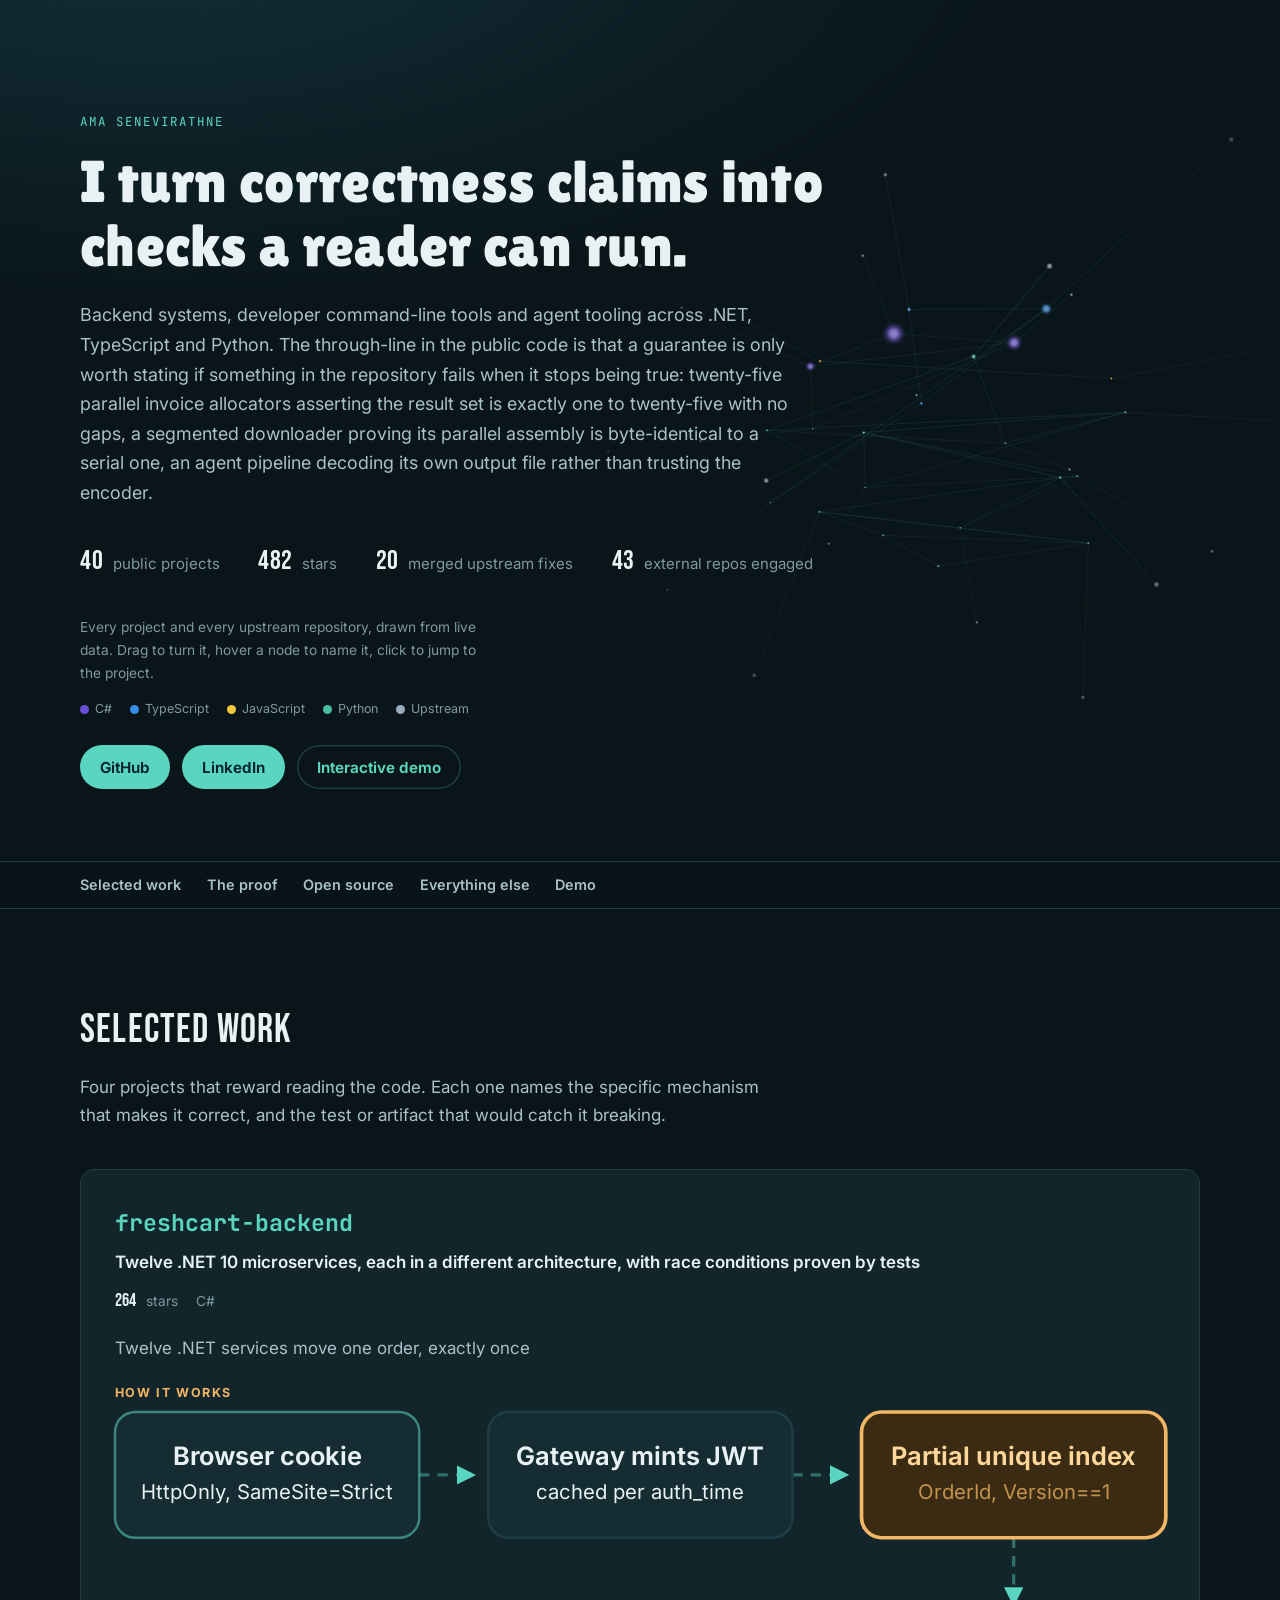
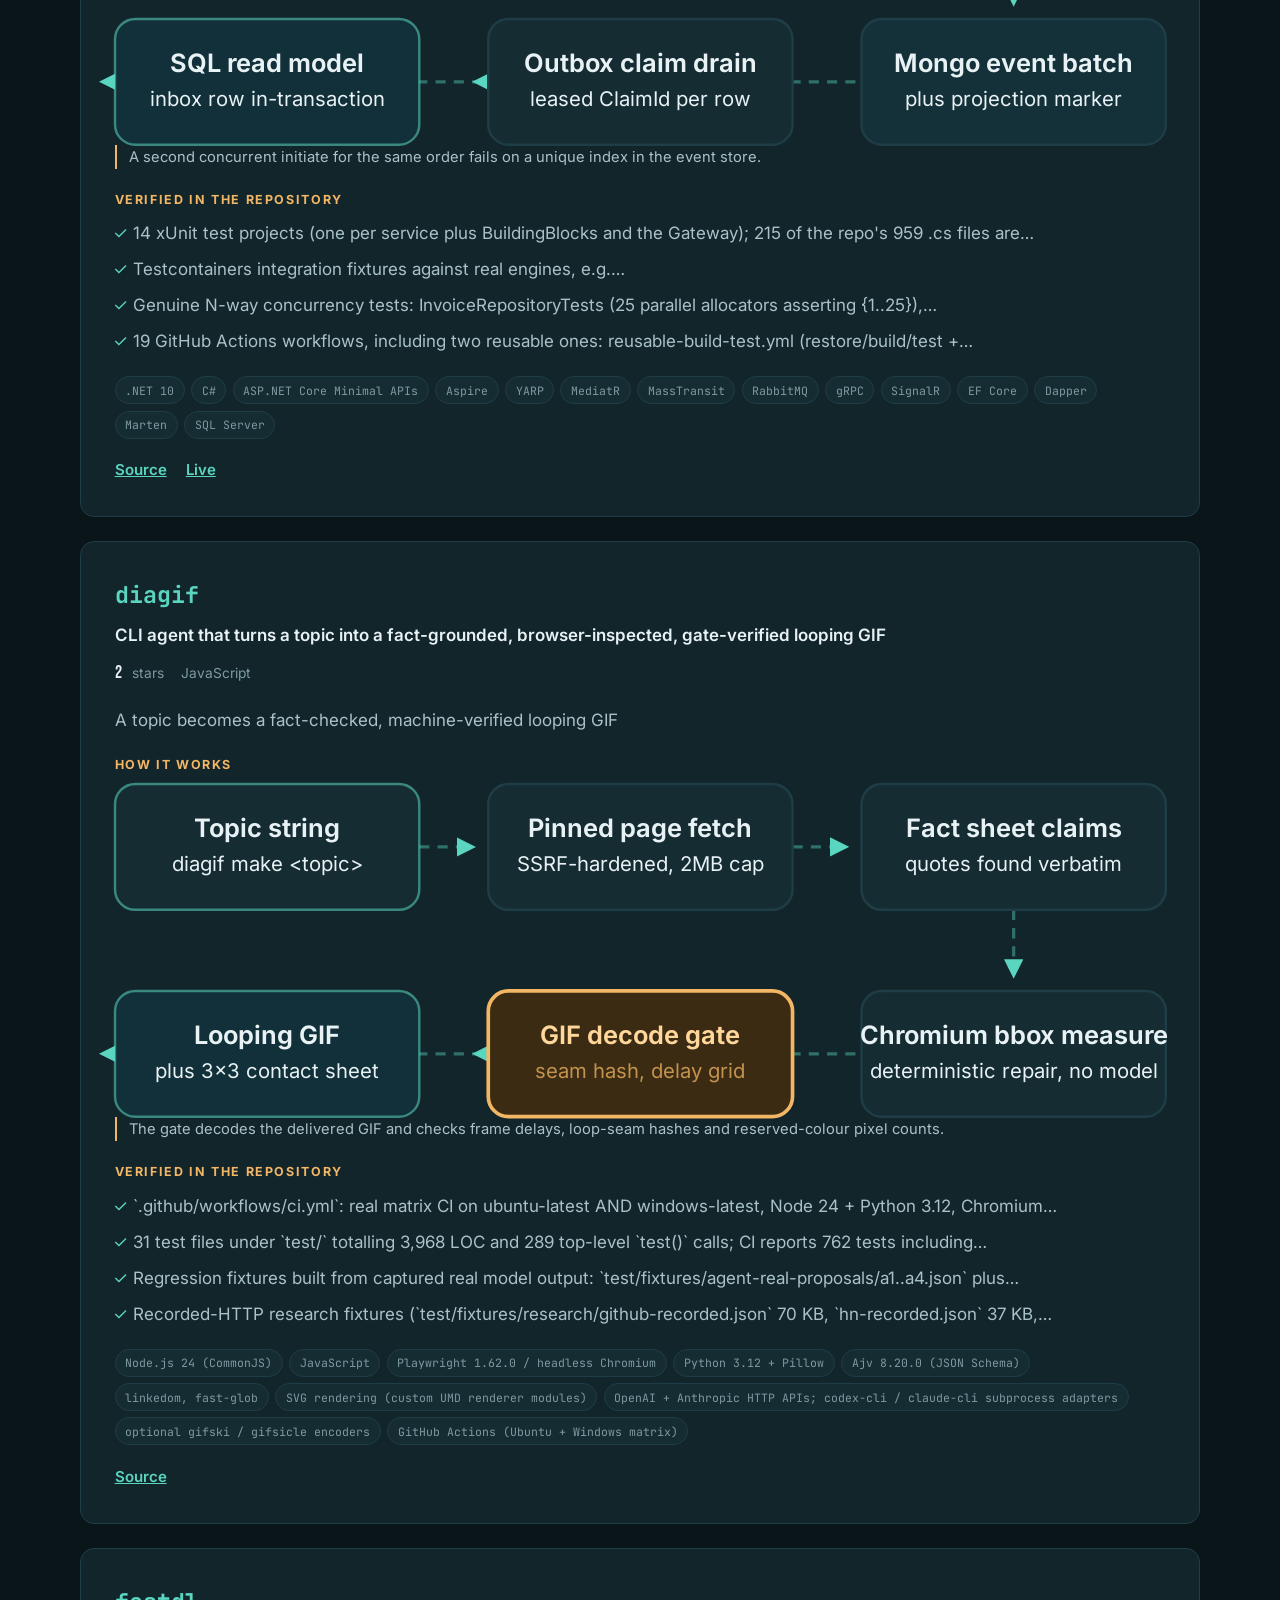
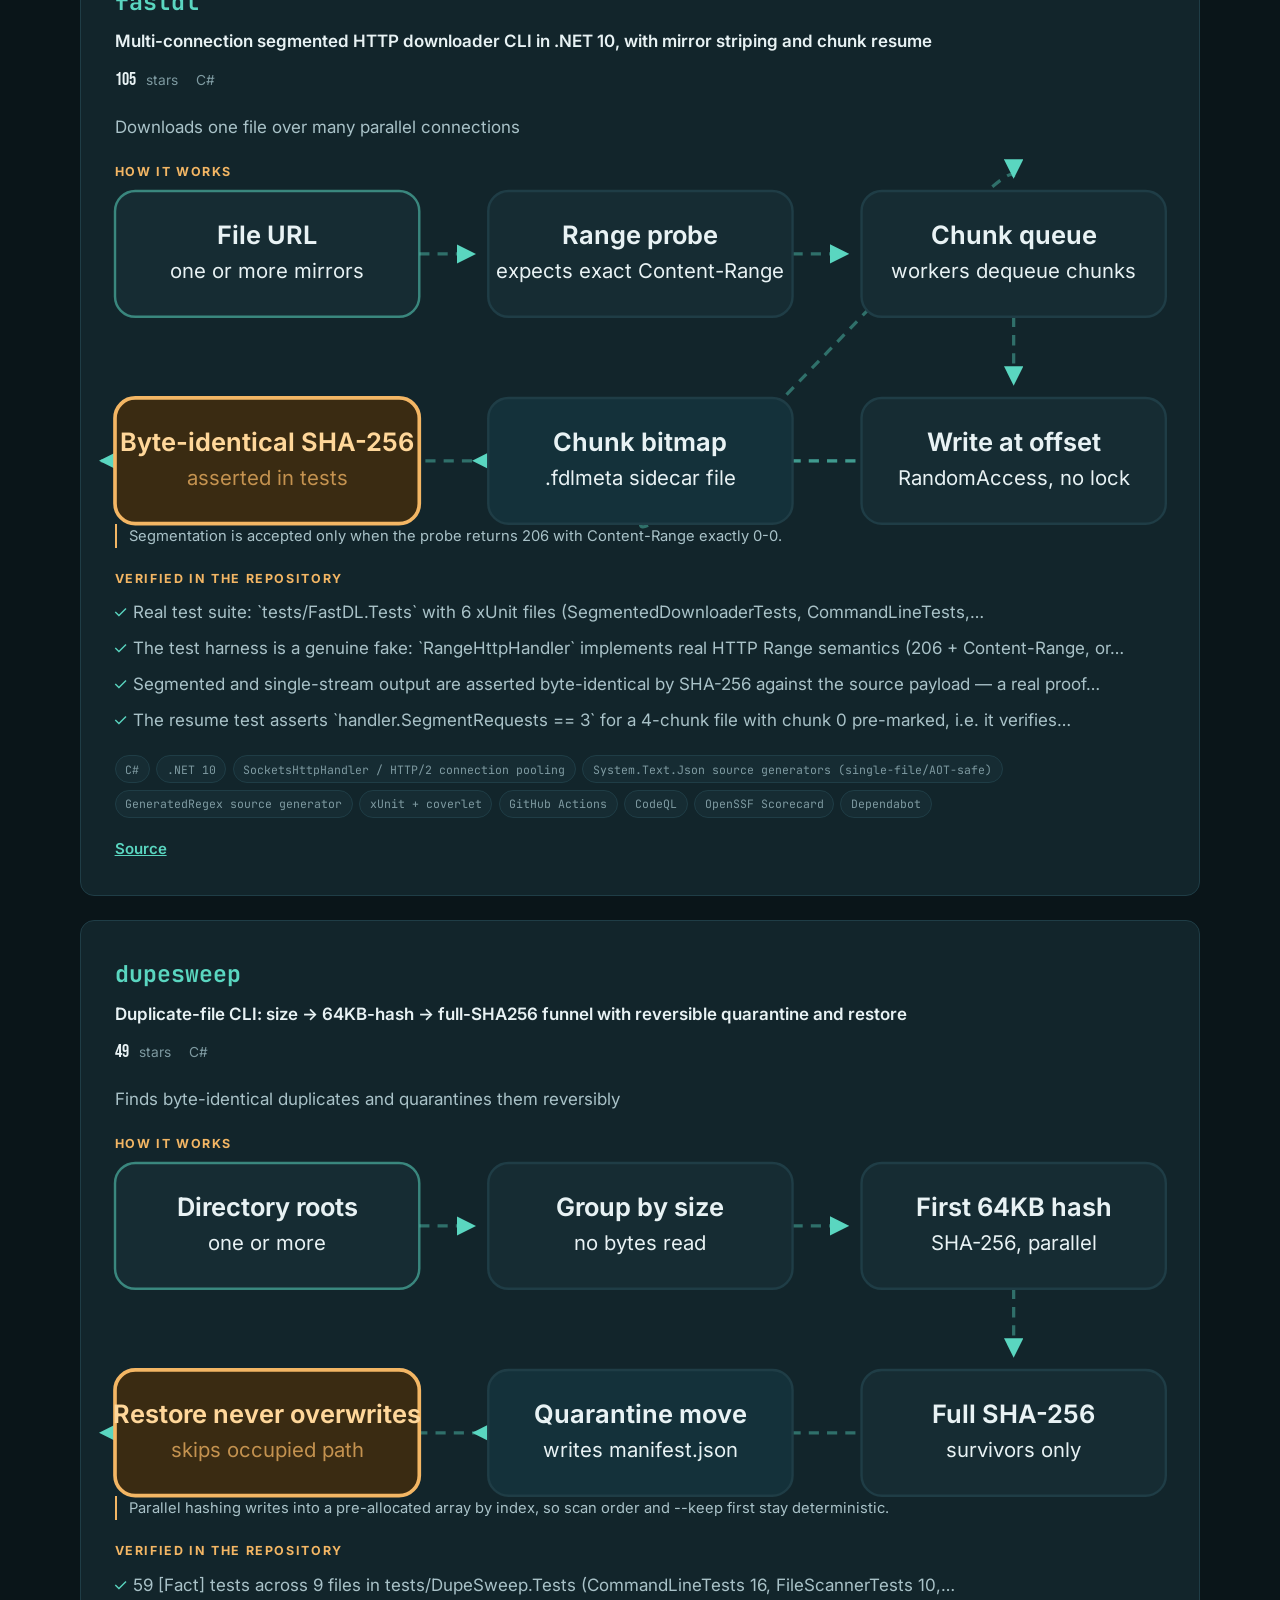
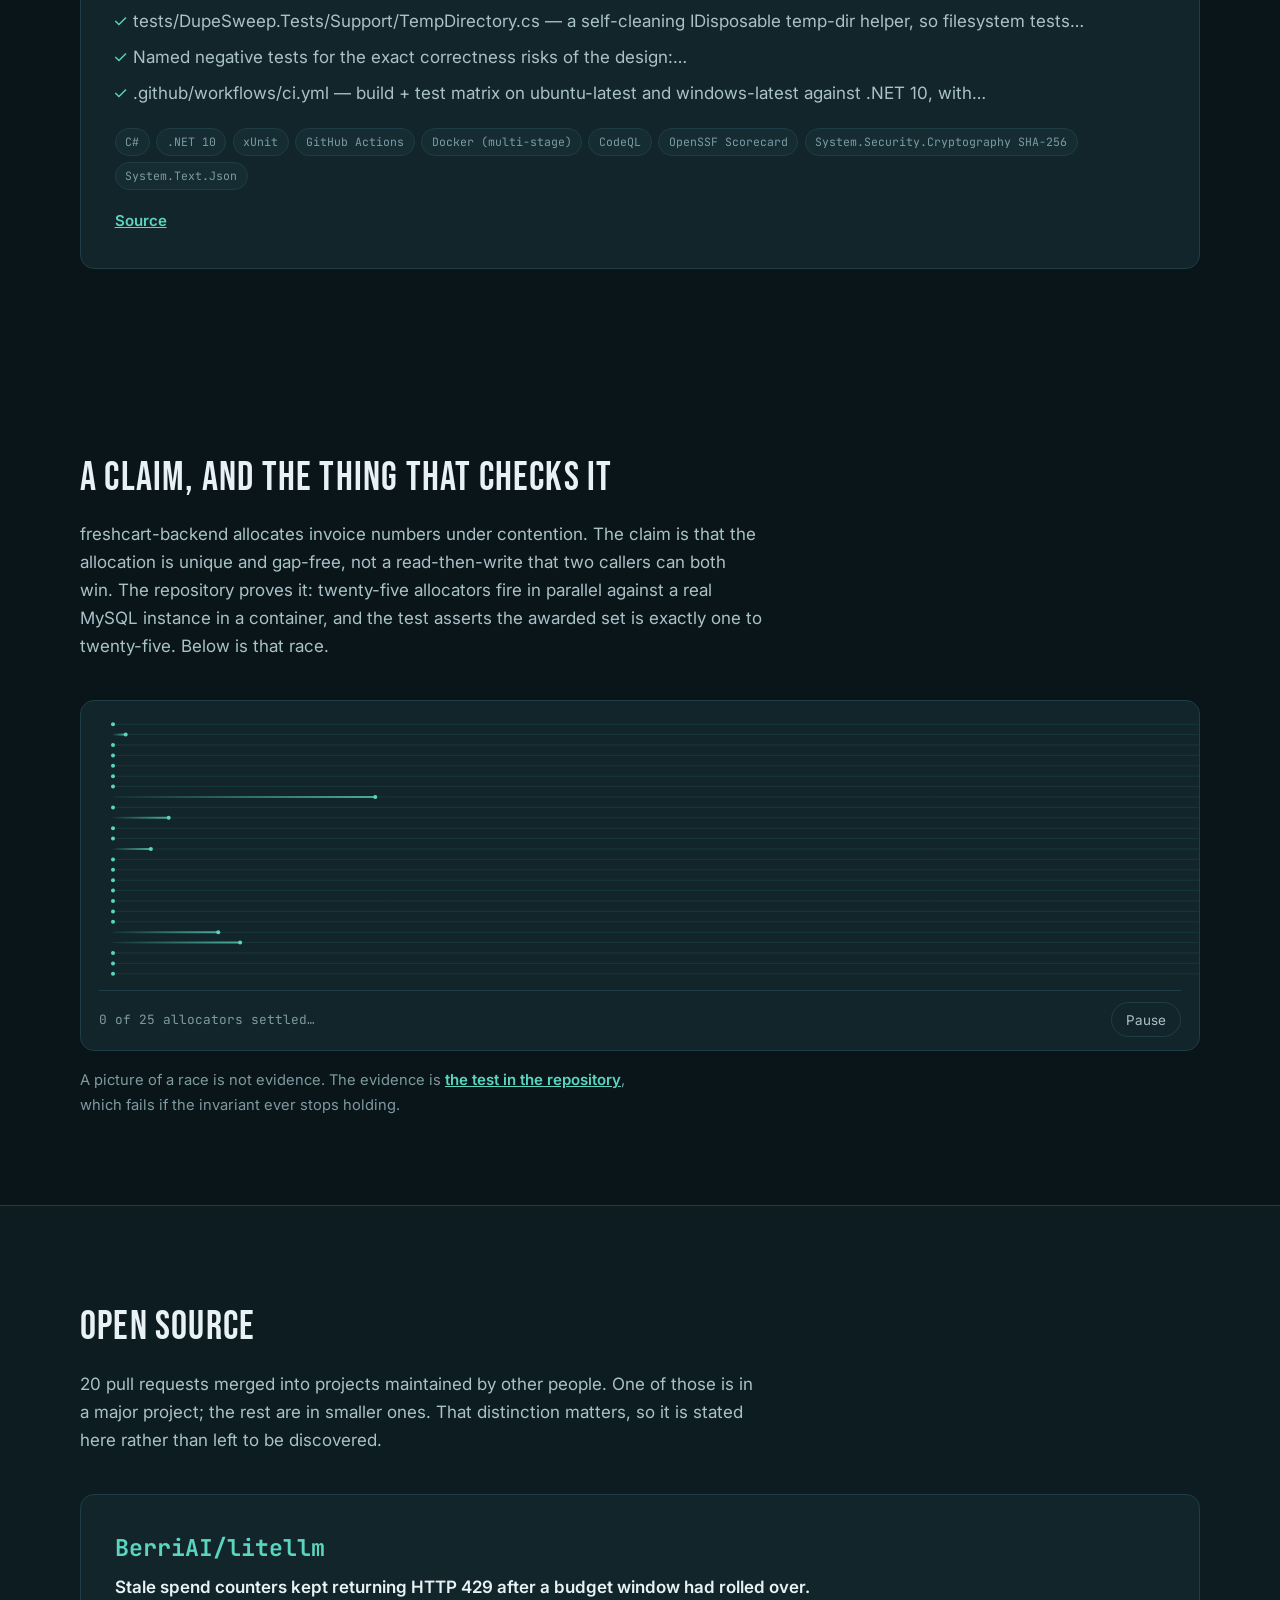
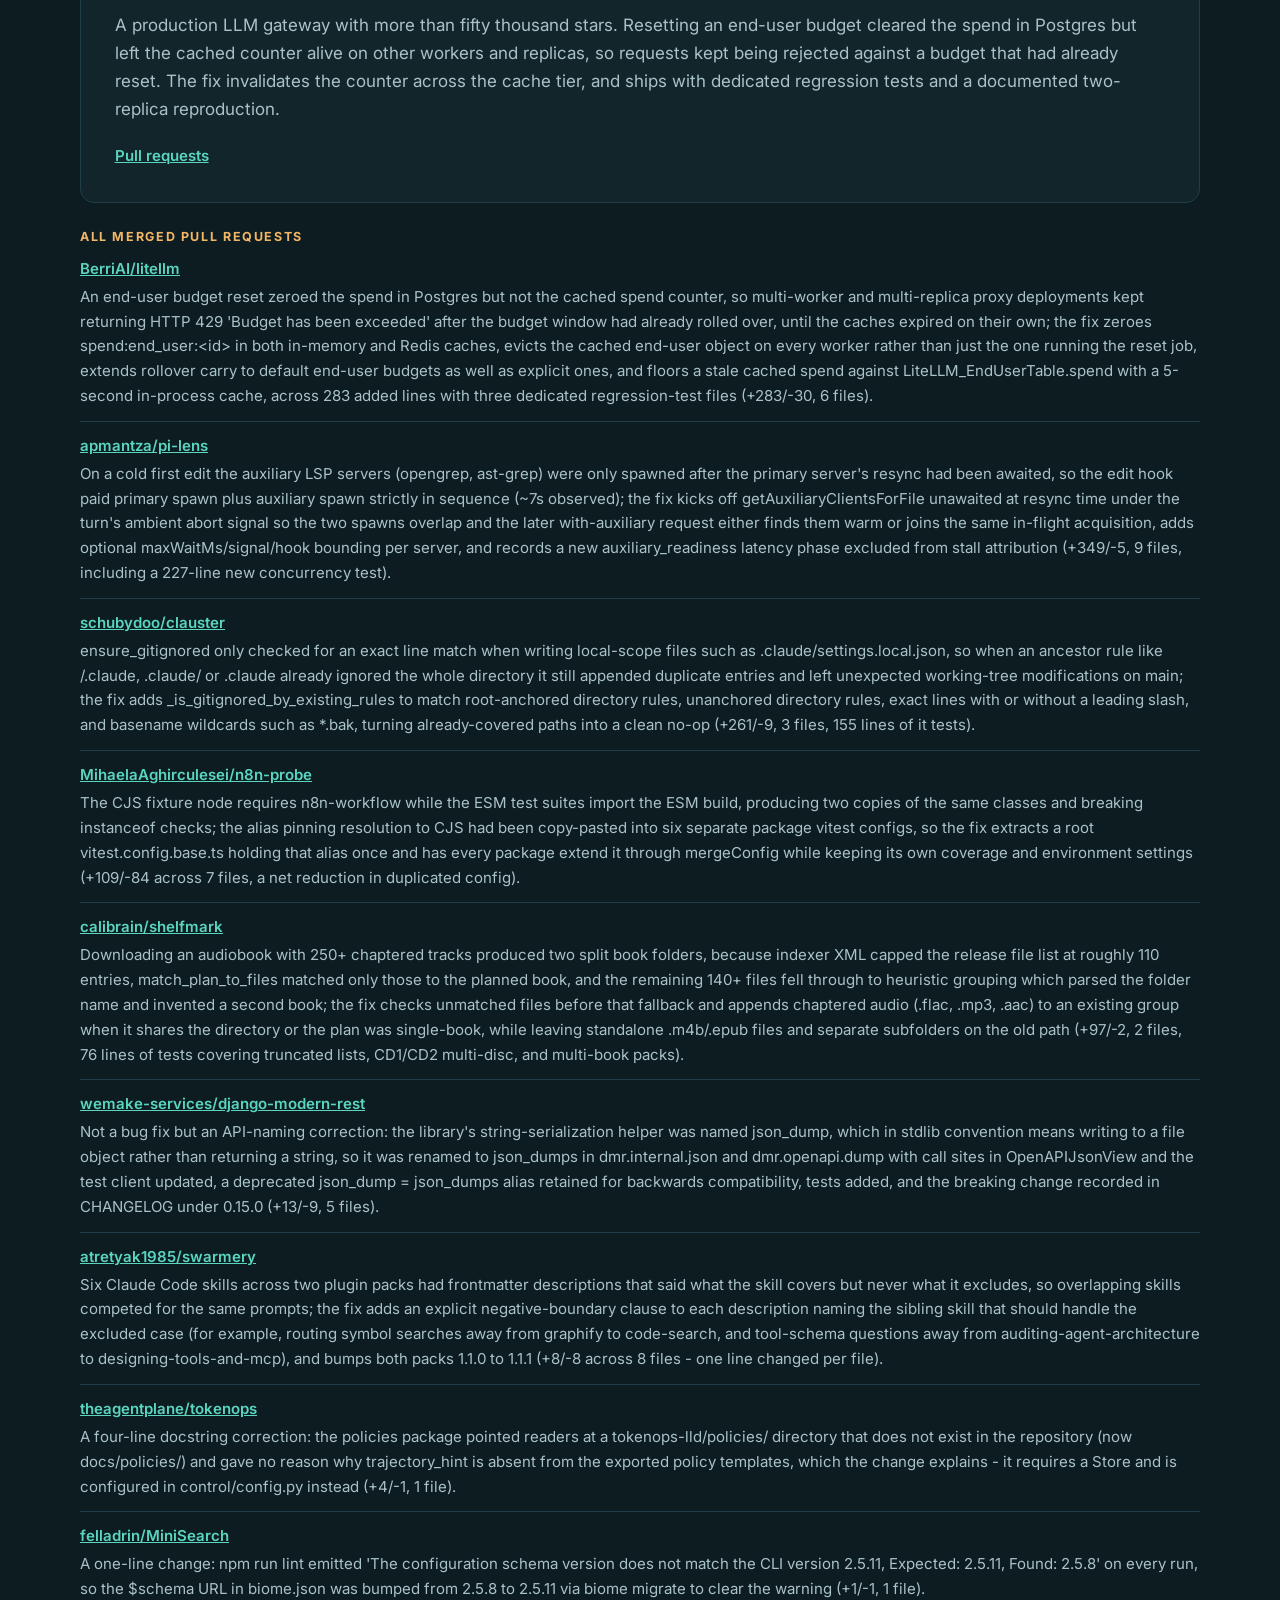
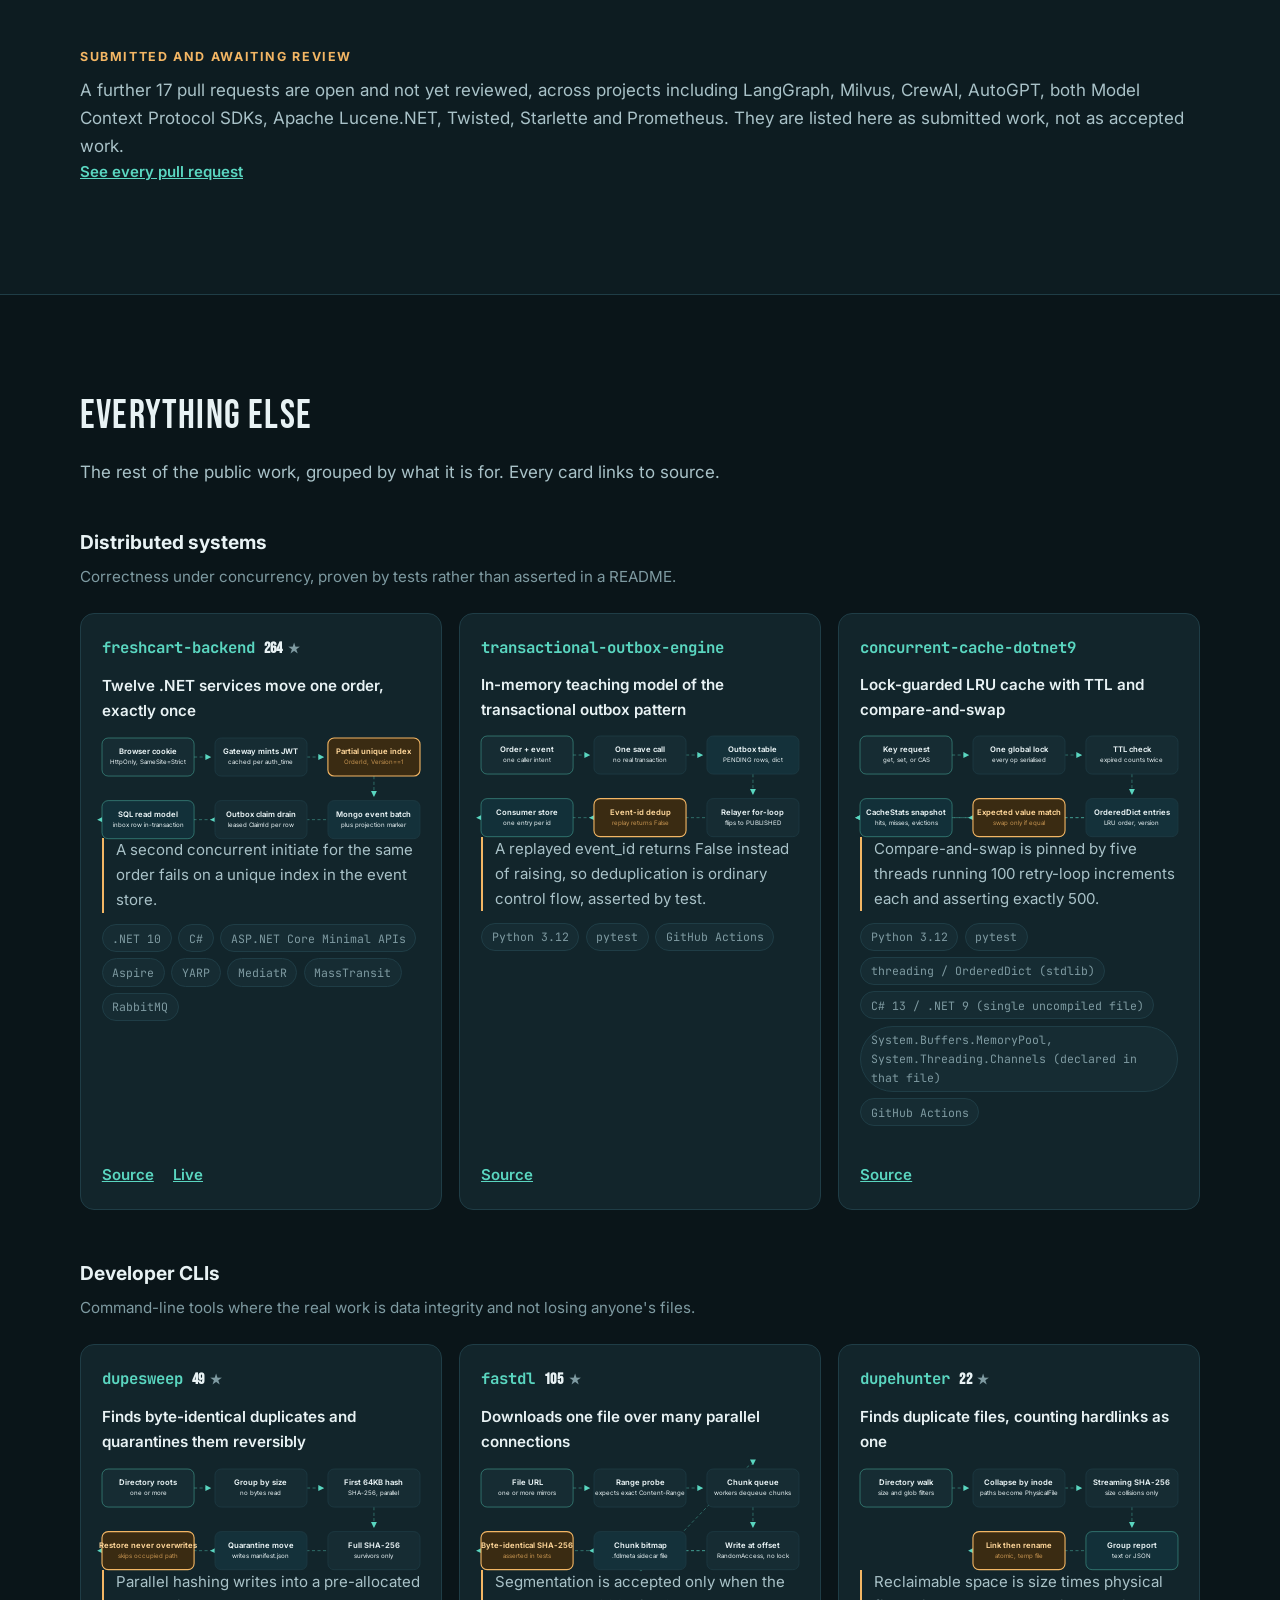
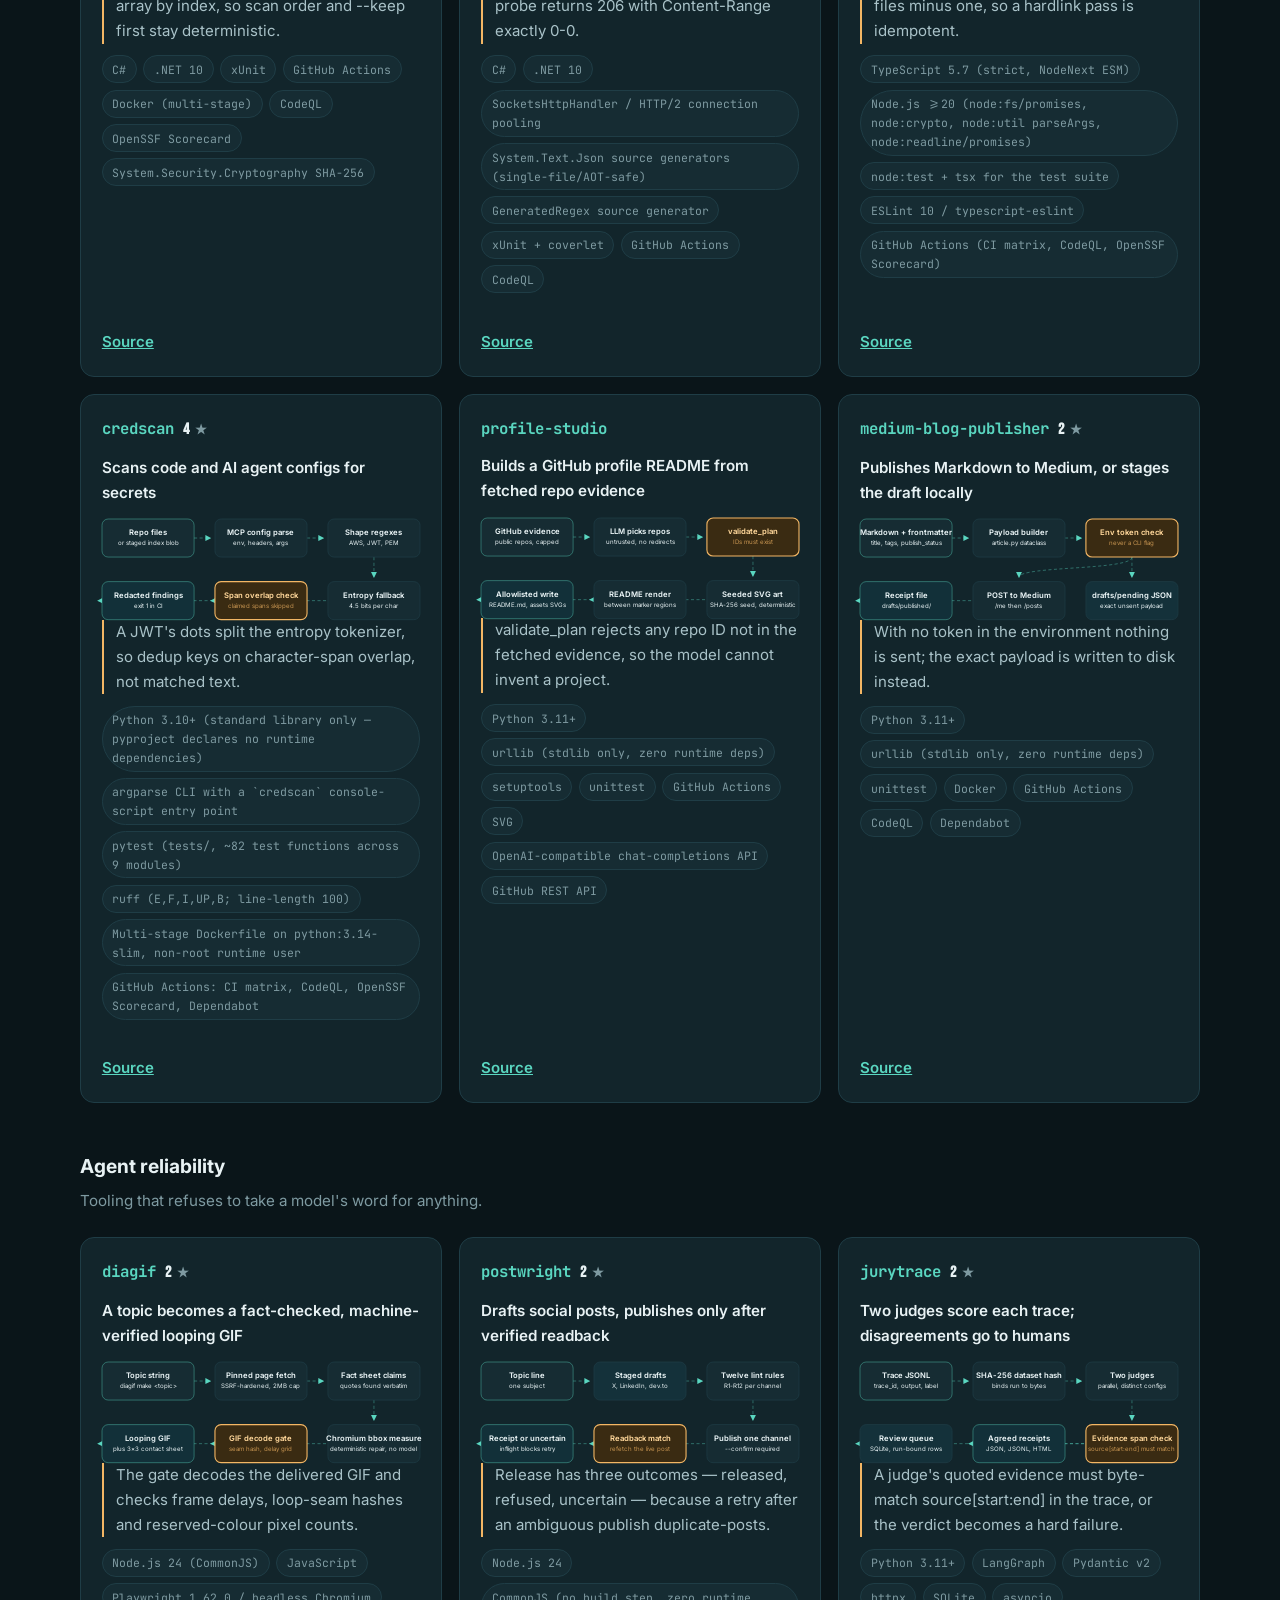
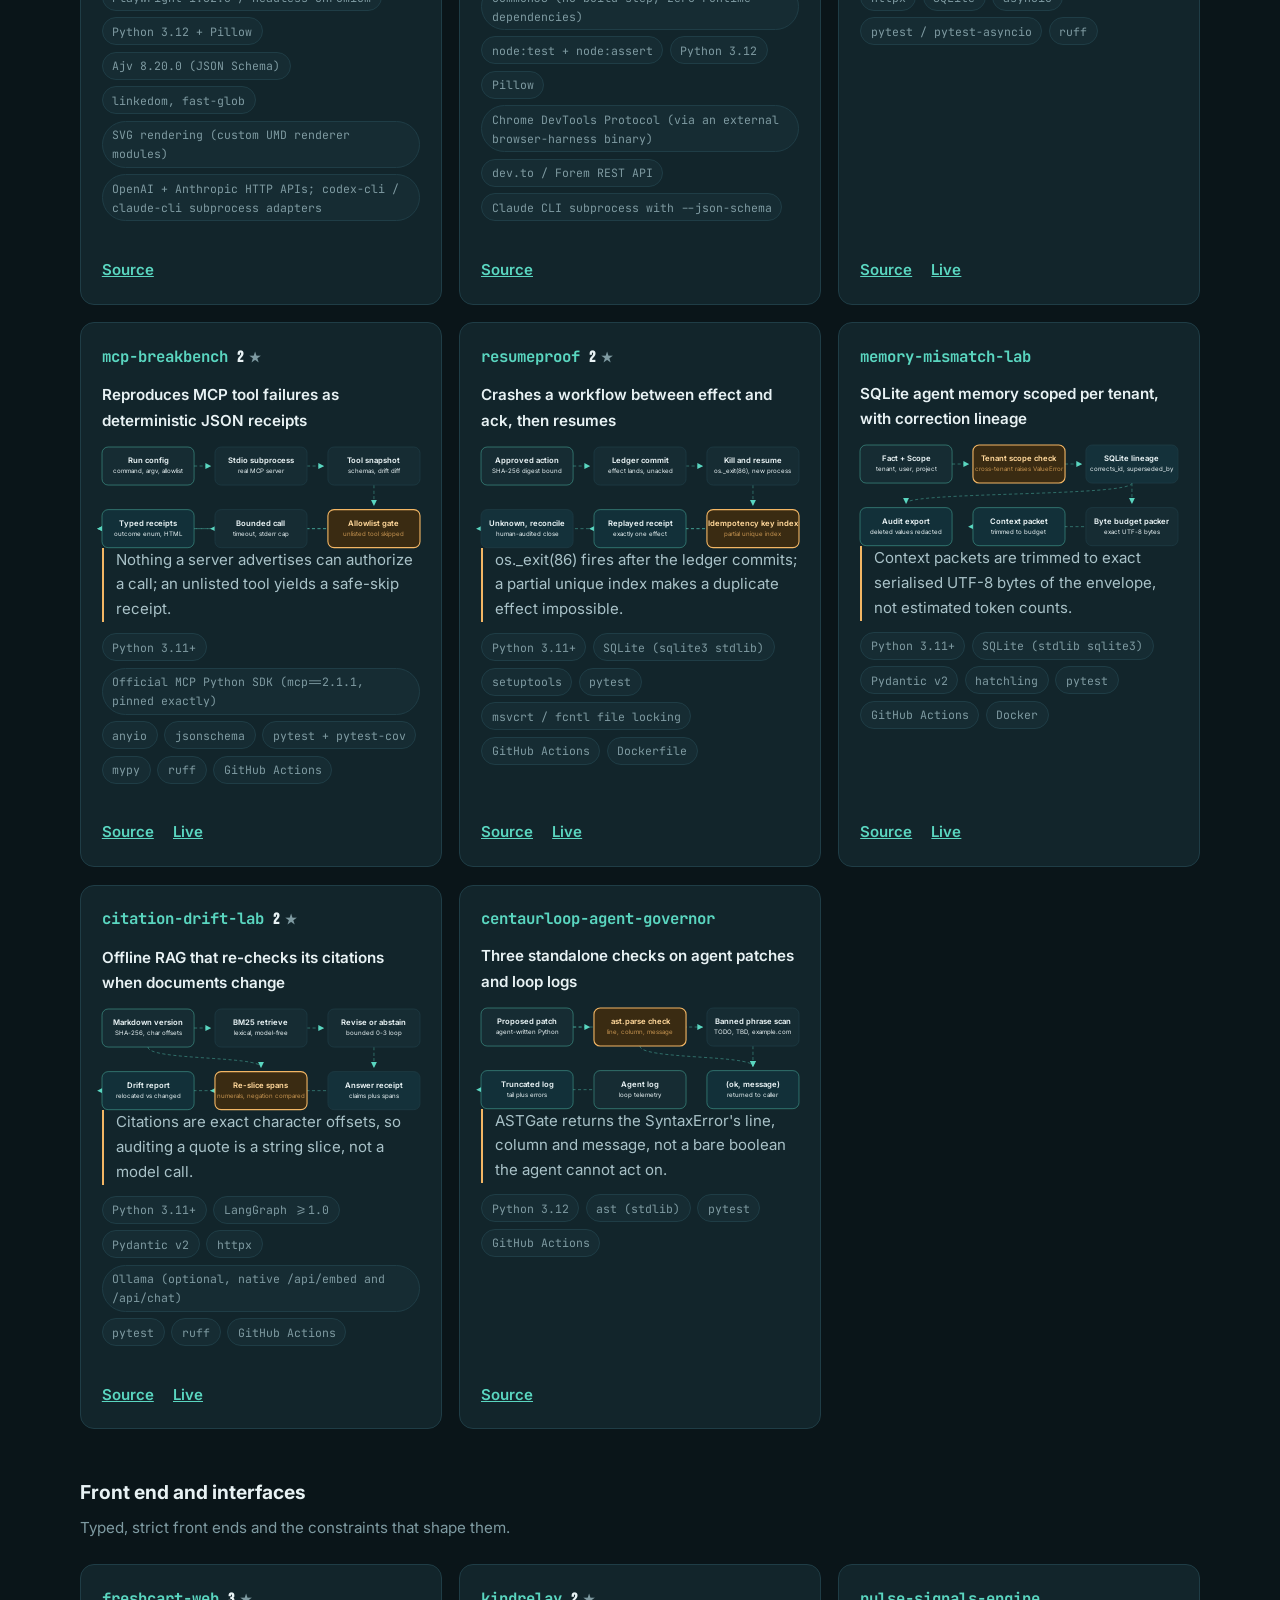
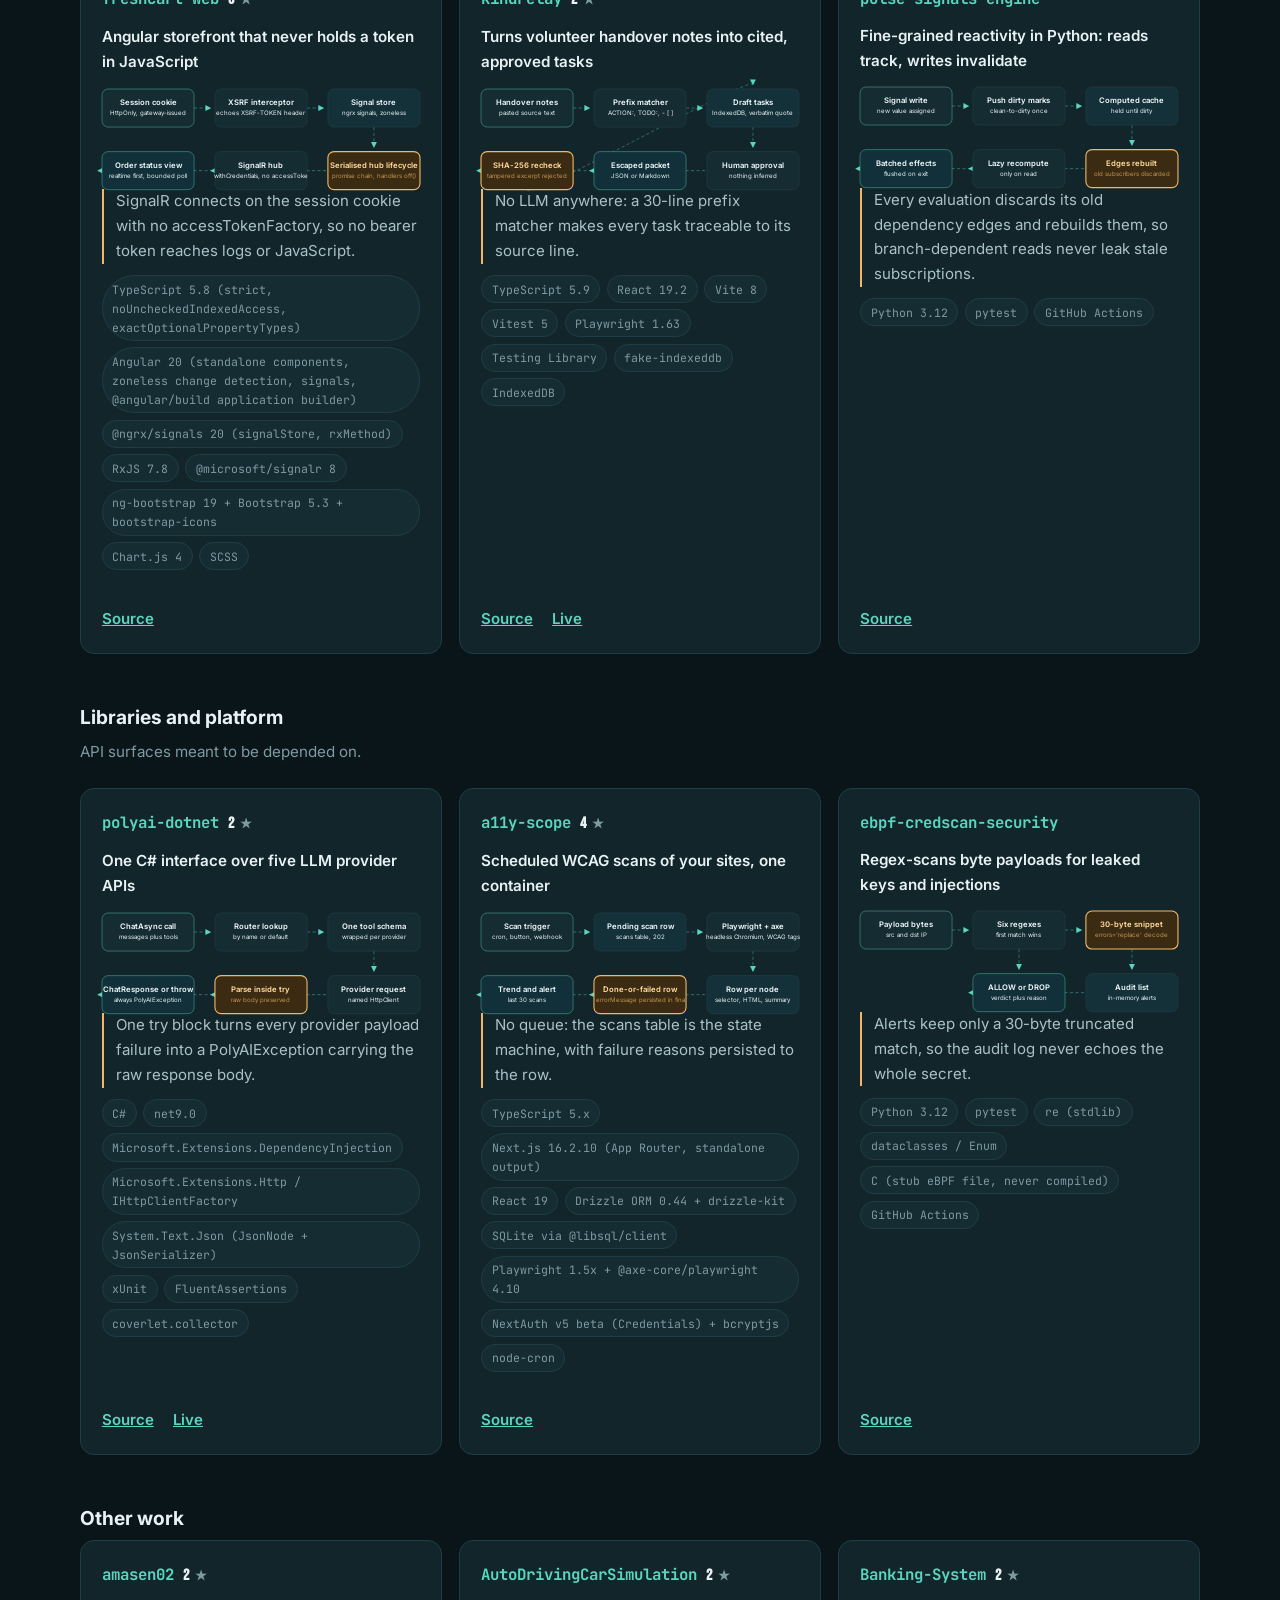
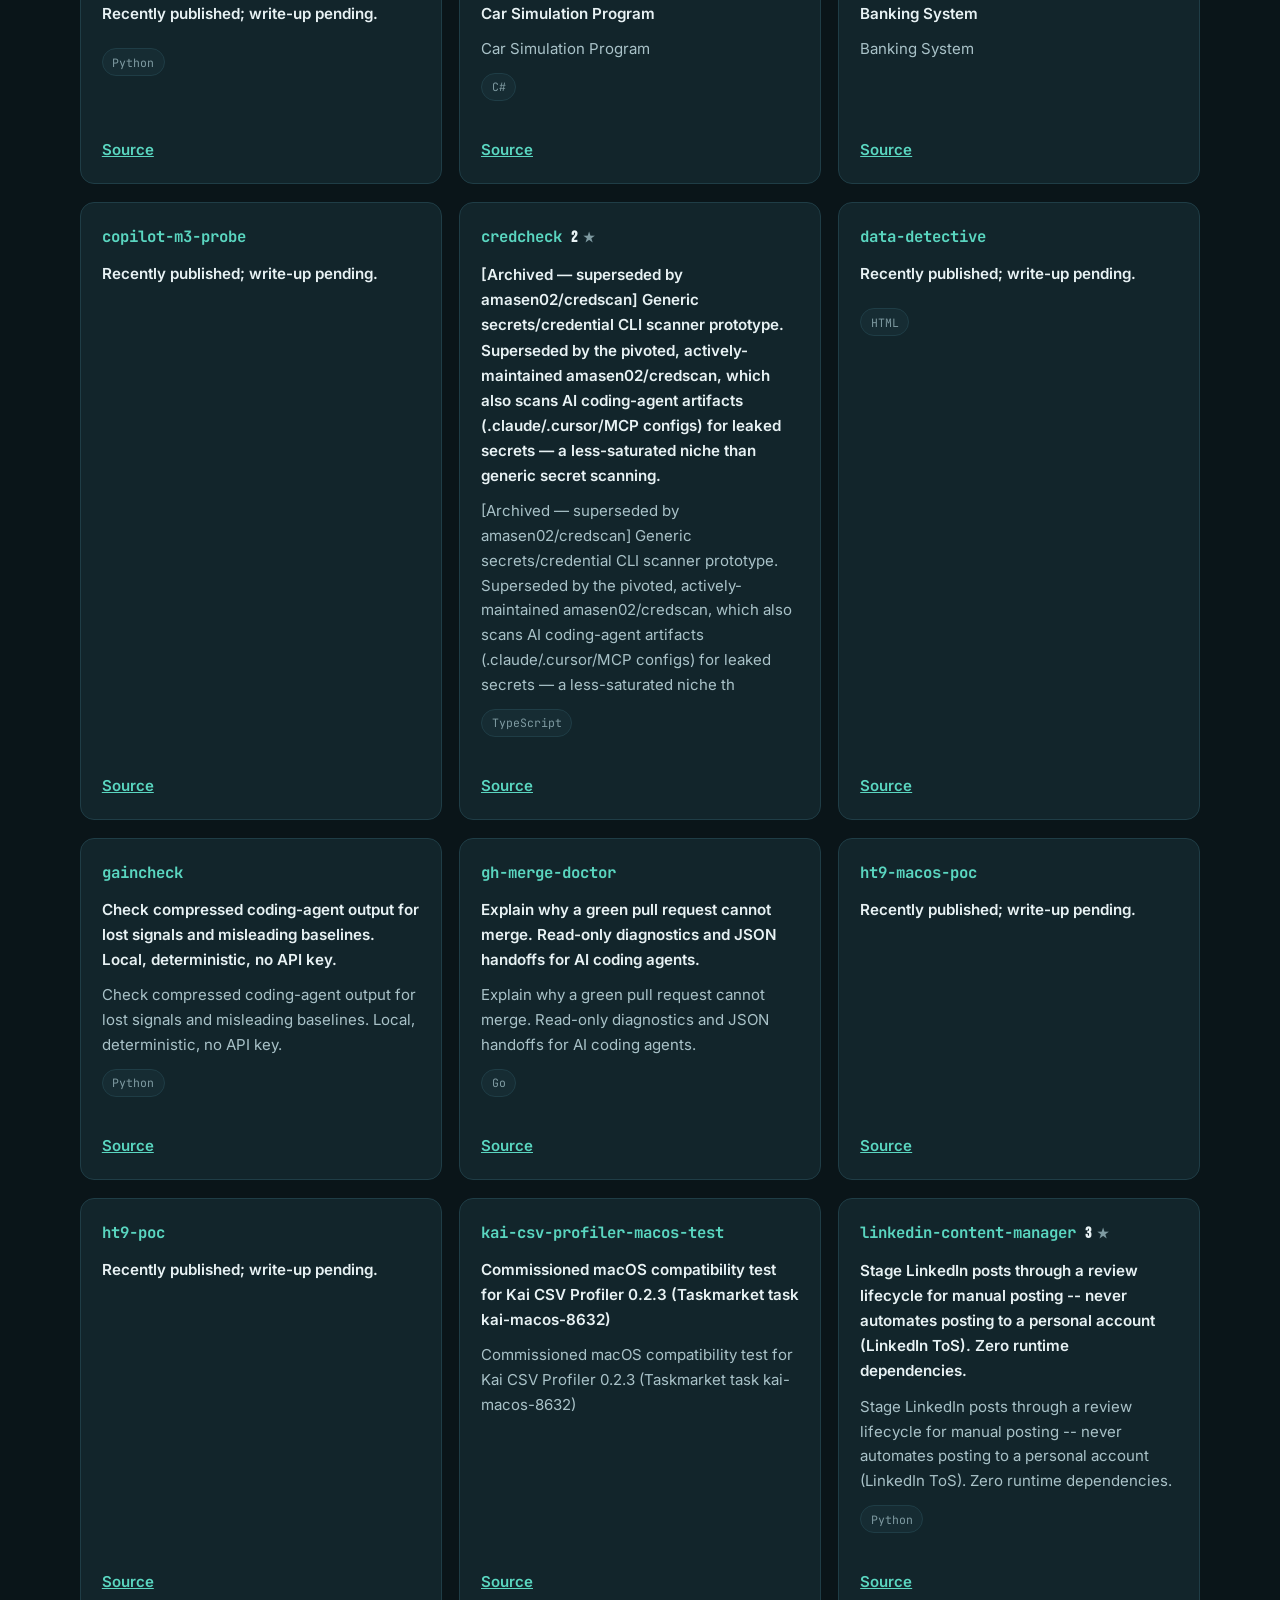
<file: index.html>
<!doctype html>
<html lang="en">
<head>
<meta charset="utf-8">
<meta name="viewport" content="width=device-width, initial-scale=1">
<title>Ama Senevirathne — backend systems, developer CLIs, agent tooling</title>
<meta name="description" content="Public engineering work by Ama Senevirathne: a twelve-service .NET platform with concurrency proven by tests, systems-level developer CLIs, and agent tooling that verifies its own output.">
<link rel="stylesheet" href="assets/fonts.css">
<link rel="stylesheet" href="styles.css">
</head>
<body>
<a class="skip" href="#main">Skip to content</a>

<header class="hero">
  <!-- The canvas is decorative enhancement. Every fact in the hero is in the DOM below it,
       so the page is complete with JavaScript or WebGL unavailable. -->
  <div class="constellation" id="constellation" aria-hidden="true">
    <div class="cl-label" id="constellation-label" hidden>
      <span class="cl-name"></span>
      <span class="cl-meta"></span>
    </div>
  </div>
  <div class="wrap hero-content">
    <p class="eyebrow">Ama Senevirathne</p>
    <h1>I turn correctness claims into checks a reader can run.</h1>
    <p class="hero-lede">
      Backend systems, developer command-line tools and agent tooling across .NET, TypeScript
      and Python. The through-line in the public code is that a guarantee is only worth
      stating if something in the repository fails when it stops being true: twenty-five
      parallel invoice allocators asserting the result set is exactly one to twenty-five with
      no gaps, a segmented downloader proving its parallel assembly is byte-identical to a
      serial one, an agent pipeline decoding its own output file rather than trusting the
      encoder.
    </p>
    <ul class="stats" aria-label="Summary of public work">
      <li><span class="stat-n">40</span> public projects</li>
      <li><span class="stat-n">482</span> stars</li>
      <li><span class="stat-n">20</span> merged upstream fixes</li>
      <li><span class="stat-n">43</span> external repos engaged</li>
    </ul>
    <p class="cl-hint">
      Every project and every upstream repository, drawn from live data. Drag to turn it,
      hover a node to name it, click to jump to the project.
    </p>
    <ul class="legend" aria-label="Constellation legend">
      <li><span class="dot" data-l="cs"></span>C#</li>
      <li><span class="dot" data-l="ts"></span>TypeScript</li>
      <li><span class="dot" data-l="js"></span>JavaScript</li>
      <li><span class="dot" data-l="py"></span>Python</li>
      <li><span class="dot" data-l="ext"></span>Upstream</li>
    </ul>
    <p class="hero-links">
      <a class="btn" href="https://github.com/amasen02">GitHub</a>
      <a class="btn" href="https://www.linkedin.com/in/ama-sen/">LinkedIn</a>
      <a class="btn ghost" href="diagif/">Interactive demo</a>
    </p>
  </div>
</header>


<nav class="subnav" aria-label="Sections">
  <div class="wrap">
    <ul>
      <li><a href="#s-lead">Selected work</a></li>
      <li><a href="#s-proof">The proof</a></li>
      <li><a href="#s-oss">Open source</a></li>
      <li><a href="#s-all">Everything else</a></li>
      <li><a href="diagif/">Demo</a></li>
    </ul>
  </div>
</nav>

<main id="main">

<section class="section" aria-labelledby="s-lead">
  <div class="wrap">
    <h2 id="s-lead">Selected work</h2>
    <p class="section-lede">
      Four projects that reward reading the code. Each one names the specific mechanism that
      makes it correct, and the test or artifact that would catch it breaking.
    </p>
    <div class="leads">
      <article class="lead" id="p-freshcart-backend">
        <header class="lead-head">
          <h3>freshcart-backend</h3>
          <p class="tagline">Twelve .NET 10 microservices, each in a different architecture, with race conditions proven by tests</p>
          <p class="meta"><span class="stat"><span class="stat-n">264</span> stars</span><span class="lang">C#</span></p>
        </header>
        <p class="lede">Twelve .NET services move one order, exactly once</p>
        <div class="block"><h4>How it works</h4><div class="flow-wrap"><svg class="flow" viewBox="0 0 518 164" role="img" aria-label="Twelve .NET services move one order, exactly once" preserveAspectRatio="xMidYMid meet"><defs><marker id="fa" viewBox="0 0 10 10" refX="9" refY="5" markerWidth="6" markerHeight="6" orient="auto-start-reverse"><path d="M0,0 L10,5 L0,10 z" fill="currentColor"/></marker></defs><path class="flow-edge" d="M150,31.0 L177,31.0" marker-end="url(#fa)"/><path class="flow-edge" d="M334,31.0 L361,31.0" marker-end="url(#fa)"/><path class="flow-edge" d="M443.0,62 C443.0,84 443.0,76 443.0,95" marker-end="url(#fa)"/><path class="flow-edge" d="M518,133.0 L177,133.0" marker-end="url(#fa)"/><path class="flow-edge" d="M334,133.0 L-7,133.0" marker-end="url(#fa)"/><g class="flow-node n-in" transform="translate(0,0)"><rect width="150" height="62" rx="10"/><text class="fn-label" x="75.0" y="26">Browser cookie</text><text class="fn-sub" x="75.0" y="43">HttpOnly, SameSite=Strict</text></g><g class="flow-node n-proc" transform="translate(184,0)"><rect width="150" height="62" rx="10"/><text class="fn-label" x="75.0" y="26">Gateway mints JWT</text><text class="fn-sub" x="75.0" y="43">cached per auth_time</text></g><g class="flow-node n-guard" transform="translate(368,0)"><rect width="150" height="62" rx="10"/><text class="fn-label" x="75.0" y="26">Partial unique index</text><text class="fn-sub" x="75.0" y="43">OrderId, Version==1</text></g><g class="flow-node n-store" transform="translate(368,102)"><rect width="150" height="62" rx="10"/><text class="fn-label" x="75.0" y="26">Mongo event batch</text><text class="fn-sub" x="75.0" y="43">plus projection marker</text></g><g class="flow-node n-proc" transform="translate(184,102)"><rect width="150" height="62" rx="10"/><text class="fn-label" x="75.0" y="26">Outbox claim drain</text><text class="fn-sub" x="75.0" y="43">leased ClaimId per row</text></g><g class="flow-node n-out" transform="translate(0,102)"><rect width="150" height="62" rx="10"/><text class="fn-label" x="75.0" y="26">SQL read model</text><text class="fn-sub" x="75.0" y="43">inbox row in-transaction</text></g></svg><p class="flow-punch">A second concurrent initiate for the same order fails on a unique index in the event store.</p></div></div>
        
        <div class="block"><h4>Verified in the repository</h4><ul class="ticks"><li>14 xUnit test projects (one per service plus BuildingBlocks and the Gateway); 215 of the repo&#x27;s 959 .cs files are…</li><li>Testcontainers integration fixtures against real engines, e.g.…</li><li>Genuine N-way concurrency tests: InvoiceRepositoryTests (25 parallel allocators asserting {1..25}),…</li><li>19 GitHub Actions workflows, including two reusable ones: reusable-build-test.yml (restore/build/test +…</li></ul></div>
        <ul class="chips"><li class="chip">.NET 10</li><li class="chip">C#</li><li class="chip">ASP.NET Core Minimal APIs</li><li class="chip">Aspire</li><li class="chip">YARP</li><li class="chip">MediatR</li><li class="chip">MassTransit</li><li class="chip">RabbitMQ</li><li class="chip">gRPC</li><li class="chip">SignalR</li><li class="chip">EF Core</li><li class="chip">Dapper</li><li class="chip">Marten</li><li class="chip">SQL Server</li></ul>
        <p class="actions"><a class="link" href="https://github.com/amasen02/freshcart-backend">Source</a><a class="link" href="https://amasen02.github.io/freshcart-backend/">Live</a></p>
      </article>
      <article class="lead" id="p-diagif">
        <header class="lead-head">
          <h3>diagif</h3>
          <p class="tagline">CLI agent that turns a topic into a fact-grounded, browser-inspected, gate-verified looping GIF</p>
          <p class="meta"><span class="stat"><span class="stat-n">2</span> stars</span><span class="lang">JavaScript</span></p>
        </header>
        <p class="lede">A topic becomes a fact-checked, machine-verified looping GIF</p>
        <div class="block"><h4>How it works</h4><div class="flow-wrap"><svg class="flow" viewBox="0 0 518 164" role="img" aria-label="A topic becomes a fact-checked, machine-verified looping GIF" preserveAspectRatio="xMidYMid meet"><defs><marker id="fa" viewBox="0 0 10 10" refX="9" refY="5" markerWidth="6" markerHeight="6" orient="auto-start-reverse"><path d="M0,0 L10,5 L0,10 z" fill="currentColor"/></marker></defs><path class="flow-edge" d="M150,31.0 L177,31.0" marker-end="url(#fa)"/><path class="flow-edge" d="M334,31.0 L361,31.0" marker-end="url(#fa)"/><path class="flow-edge" d="M443.0,62 C443.0,84 443.0,76 443.0,95" marker-end="url(#fa)"/><path class="flow-edge" d="M518,133.0 L177,133.0" marker-end="url(#fa)"/><path class="flow-edge" d="M334,133.0 L-7,133.0" marker-end="url(#fa)"/><g class="flow-node n-in" transform="translate(0,0)"><rect width="150" height="62" rx="10"/><text class="fn-label" x="75.0" y="26">Topic string</text><text class="fn-sub" x="75.0" y="43">diagif make &lt;topic&gt;</text></g><g class="flow-node n-proc" transform="translate(184,0)"><rect width="150" height="62" rx="10"/><text class="fn-label" x="75.0" y="26">Pinned page fetch</text><text class="fn-sub" x="75.0" y="43">SSRF-hardened, 2MB cap</text></g><g class="flow-node n-proc" transform="translate(368,0)"><rect width="150" height="62" rx="10"/><text class="fn-label" x="75.0" y="26">Fact sheet claims</text><text class="fn-sub" x="75.0" y="43">quotes found verbatim</text></g><g class="flow-node n-proc" transform="translate(368,102)"><rect width="150" height="62" rx="10"/><text class="fn-label" x="75.0" y="26">Chromium bbox measure</text><text class="fn-sub" x="75.0" y="43">deterministic repair, no model</text></g><g class="flow-node n-guard" transform="translate(184,102)"><rect width="150" height="62" rx="10"/><text class="fn-label" x="75.0" y="26">GIF decode gate</text><text class="fn-sub" x="75.0" y="43">seam hash, delay grid</text></g><g class="flow-node n-out" transform="translate(0,102)"><rect width="150" height="62" rx="10"/><text class="fn-label" x="75.0" y="26">Looping GIF</text><text class="fn-sub" x="75.0" y="43">plus 3x3 contact sheet</text></g></svg><p class="flow-punch">The gate decodes the delivered GIF and checks frame delays, loop-seam hashes and reserved-colour pixel counts.</p></div></div>
        
        <div class="block"><h4>Verified in the repository</h4><ul class="ticks"><li>`.github/workflows/ci.yml`: real matrix CI on ubuntu-latest AND windows-latest, Node 24 + Python 3.12, Chromium…</li><li>31 test files under `test/` totalling 3,968 LOC and 289 top-level `test()` calls; CI reports 762 tests including…</li><li>Regression fixtures built from captured real model output: `test/fixtures/agent-real-proposals/a1..a4.json` plus…</li><li>Recorded-HTTP research fixtures (`test/fixtures/research/github-recorded.json` 70 KB, `hn-recorded.json` 37 KB,…</li></ul></div>
        <ul class="chips"><li class="chip">Node.js 24 (CommonJS)</li><li class="chip">JavaScript</li><li class="chip">Playwright 1.62.0 / headless Chromium</li><li class="chip">Python 3.12 + Pillow</li><li class="chip">Ajv 8.20.0 (JSON Schema)</li><li class="chip">linkedom, fast-glob</li><li class="chip">SVG rendering (custom UMD renderer modules)</li><li class="chip">OpenAI + Anthropic HTTP APIs; codex-cli / claude-cli subprocess adapters</li><li class="chip">optional gifski / gifsicle encoders</li><li class="chip">GitHub Actions (Ubuntu + Windows matrix)</li></ul>
        <p class="actions"><a class="link" href="https://github.com/amasen02/diagif">Source</a></p>
      </article>
      <article class="lead" id="p-fastdl">
        <header class="lead-head">
          <h3>fastdl</h3>
          <p class="tagline">Multi-connection segmented HTTP downloader CLI in .NET 10, with mirror striping and chunk resume</p>
          <p class="meta"><span class="stat"><span class="stat-n">105</span> stars</span><span class="lang">C#</span></p>
        </header>
        <p class="lede">Downloads one file over many parallel connections</p>
        <div class="block"><h4>How it works</h4><div class="flow-wrap"><svg class="flow" viewBox="0 0 518 164" role="img" aria-label="Downloads one file over many parallel connections" preserveAspectRatio="xMidYMid meet"><defs><marker id="fa" viewBox="0 0 10 10" refX="9" refY="5" markerWidth="6" markerHeight="6" orient="auto-start-reverse"><path d="M0,0 L10,5 L0,10 z" fill="currentColor"/></marker></defs><path class="flow-edge" d="M150,31.0 L177,31.0" marker-end="url(#fa)"/><path class="flow-edge" d="M334,31.0 L361,31.0" marker-end="url(#fa)"/><path class="flow-edge" d="M443.0,62 C443.0,84 443.0,76 443.0,95" marker-end="url(#fa)"/><path class="flow-edge" d="M518,133.0 L177,133.0" marker-end="url(#fa)"/><path class="flow-edge" d="M259.0,164 C259.0,186 443.0,-26 443.0,-7" marker-end="url(#fa)"/><path class="flow-edge" d="M518,133.0 L-7,133.0" marker-end="url(#fa)"/><g class="flow-node n-in" transform="translate(0,0)"><rect width="150" height="62" rx="10"/><text class="fn-label" x="75.0" y="26">File URL</text><text class="fn-sub" x="75.0" y="43">one or more mirrors</text></g><g class="flow-node n-proc" transform="translate(184,0)"><rect width="150" height="62" rx="10"/><text class="fn-label" x="75.0" y="26">Range probe</text><text class="fn-sub" x="75.0" y="43">expects exact Content-Range</text></g><g class="flow-node n-proc" transform="translate(368,0)"><rect width="150" height="62" rx="10"/><text class="fn-label" x="75.0" y="26">Chunk queue</text><text class="fn-sub" x="75.0" y="43">workers dequeue chunks</text></g><g class="flow-node n-proc" transform="translate(368,102)"><rect width="150" height="62" rx="10"/><text class="fn-label" x="75.0" y="26">Write at offset</text><text class="fn-sub" x="75.0" y="43">RandomAccess, no lock</text></g><g class="flow-node n-store" transform="translate(184,102)"><rect width="150" height="62" rx="10"/><text class="fn-label" x="75.0" y="26">Chunk bitmap</text><text class="fn-sub" x="75.0" y="43">.fdlmeta sidecar file</text></g><g class="flow-node n-guard" transform="translate(0,102)"><rect width="150" height="62" rx="10"/><text class="fn-label" x="75.0" y="26">Byte-identical SHA-256</text><text class="fn-sub" x="75.0" y="43">asserted in tests</text></g></svg><p class="flow-punch">Segmentation is accepted only when the probe returns 206 with Content-Range exactly 0-0.</p></div></div>
        
        <div class="block"><h4>Verified in the repository</h4><ul class="ticks"><li>Real test suite: `tests/FastDL.Tests` with 6 xUnit files (SegmentedDownloaderTests, CommandLineTests,…</li><li>The test harness is a genuine fake: `RangeHttpHandler` implements real HTTP Range semantics (206 + Content-Range, or…</li><li>Segmented and single-stream output are asserted byte-identical by SHA-256 against the source payload — a real proof…</li><li>The resume test asserts `handler.SegmentRequests == 3` for a 4-chunk file with chunk 0 pre-marked, i.e. it verifies…</li></ul></div>
        <ul class="chips"><li class="chip">C#</li><li class="chip">​.NET 10</li><li class="chip">SocketsHttpHandler / HTTP/2 connection pooling</li><li class="chip">System.Text.Json source generators (single-file/AOT-safe)</li><li class="chip">GeneratedRegex source generator</li><li class="chip">xUnit + coverlet</li><li class="chip">GitHub Actions</li><li class="chip">CodeQL</li><li class="chip">OpenSSF Scorecard</li><li class="chip">Dependabot</li></ul>
        <p class="actions"><a class="link" href="https://github.com/amasen02/fastdl">Source</a></p>
      </article>
      <article class="lead" id="p-dupesweep">
        <header class="lead-head">
          <h3>dupesweep</h3>
          <p class="tagline">Duplicate-file CLI: size → 64KB-hash → full-SHA256 funnel with reversible quarantine and restore</p>
          <p class="meta"><span class="stat"><span class="stat-n">49</span> stars</span><span class="lang">C#</span></p>
        </header>
        <p class="lede">Finds byte-identical duplicates and quarantines them reversibly</p>
        <div class="block"><h4>How it works</h4><div class="flow-wrap"><svg class="flow" viewBox="0 0 518 164" role="img" aria-label="Finds byte-identical duplicates and quarantines them reversibly" preserveAspectRatio="xMidYMid meet"><defs><marker id="fa" viewBox="0 0 10 10" refX="9" refY="5" markerWidth="6" markerHeight="6" orient="auto-start-reverse"><path d="M0,0 L10,5 L0,10 z" fill="currentColor"/></marker></defs><path class="flow-edge" d="M150,31.0 L177,31.0" marker-end="url(#fa)"/><path class="flow-edge" d="M334,31.0 L361,31.0" marker-end="url(#fa)"/><path class="flow-edge" d="M443.0,62 C443.0,84 443.0,76 443.0,95" marker-end="url(#fa)"/><path class="flow-edge" d="M518,133.0 L177,133.0" marker-end="url(#fa)"/><path class="flow-edge" d="M334,133.0 L-7,133.0" marker-end="url(#fa)"/><g class="flow-node n-in" transform="translate(0,0)"><rect width="150" height="62" rx="10"/><text class="fn-label" x="75.0" y="26">Directory roots</text><text class="fn-sub" x="75.0" y="43">one or more</text></g><g class="flow-node n-proc" transform="translate(184,0)"><rect width="150" height="62" rx="10"/><text class="fn-label" x="75.0" y="26">Group by size</text><text class="fn-sub" x="75.0" y="43">no bytes read</text></g><g class="flow-node n-proc" transform="translate(368,0)"><rect width="150" height="62" rx="10"/><text class="fn-label" x="75.0" y="26">First 64KB hash</text><text class="fn-sub" x="75.0" y="43">SHA-256, parallel</text></g><g class="flow-node n-proc" transform="translate(368,102)"><rect width="150" height="62" rx="10"/><text class="fn-label" x="75.0" y="26">Full SHA-256</text><text class="fn-sub" x="75.0" y="43">survivors only</text></g><g class="flow-node n-store" transform="translate(184,102)"><rect width="150" height="62" rx="10"/><text class="fn-label" x="75.0" y="26">Quarantine move</text><text class="fn-sub" x="75.0" y="43">writes manifest.json</text></g><g class="flow-node n-guard" transform="translate(0,102)"><rect width="150" height="62" rx="10"/><text class="fn-label" x="75.0" y="26">Restore never overwrites</text><text class="fn-sub" x="75.0" y="43">skips occupied path</text></g></svg><p class="flow-punch">Parallel hashing writes into a pre-allocated array by index, so scan order and --keep first stay deterministic.</p></div></div>
        
        <div class="block"><h4>Verified in the repository</h4><ul class="ticks"><li>59 [Fact] tests across 9 files in tests/DupeSweep.Tests (CommandLineTests 16, FileScannerTests 10,…</li><li>tests/DupeSweep.Tests/Support/TempDirectory.cs — a self-cleaning IDisposable temp-dir helper, so filesystem tests…</li><li>Named negative tests for the exact correctness risks of the design:…</li><li>​.github/workflows/ci.yml — build + test matrix on ubuntu-latest and windows-latest against .NET 10, with…</li></ul></div>
        <ul class="chips"><li class="chip">C#</li><li class="chip">​.NET 10</li><li class="chip">xUnit</li><li class="chip">GitHub Actions</li><li class="chip">Docker (multi-stage)</li><li class="chip">CodeQL</li><li class="chip">OpenSSF Scorecard</li><li class="chip">System.Security.Cryptography SHA-256</li><li class="chip">System.Text.Json</li></ul>
        <p class="actions"><a class="link" href="https://github.com/amasen02/dupesweep">Source</a></p>
      </article></div>
  </div>
</section>


<section class="section proof-section" aria-labelledby="s-proof">
  <div class="wrap">
    <h2 id="s-proof">A claim, and the thing that checks it</h2>
    <p class="section-lede">
      freshcart-backend allocates invoice numbers under contention. The claim is that the
      allocation is unique and gap-free, not a read-then-write that two callers can both win.
      The repository proves it: twenty-five allocators fire in parallel against a real MySQL
      instance in a container, and the test asserts the awarded set is exactly one to
      twenty-five. Below is that race.
    </p>
    <figure class="proof" id="proof">
      <canvas aria-hidden="true"></canvas>
      <figcaption>
        <span class="proof-status">Twenty-five allocators racing for a number.</span>
        <button type="button" class="proof-replay">Run it again</button>
      </figcaption>
    </figure>
    <p class="proof-note">
      A picture of a race is not evidence. The evidence is
      <a class="link" href="https://github.com/amasen02/freshcart-backend">the test in the repository</a>,
      which fails if the invariant ever stops holding.
    </p>
  </div>
</section>

<section class="section alt" aria-labelledby="s-oss">
  <div class="wrap">
    <h2 id="s-oss">Open source</h2>
    <p class="section-lede">
      20 pull requests merged into projects maintained by other people. One of
      those is in a major project; the rest are in smaller ones. That distinction matters, so
      it is stated here rather than left to be discovered.
    </p>
    <div class="oss">
      <article class="lead">
        <header class="lead-head">
          <h3>BerriAI/litellm</h3>
          <p class="tagline">Stale spend counters kept returning HTTP 429 after a budget window had rolled over.</p>
        </header>
        <p class="lede">
          A production LLM gateway with more than fifty thousand stars. Resetting an end-user
          budget cleared the spend in Postgres but left the cached counter alive on other
          workers and replicas, so requests kept being rejected against a budget that had
          already reset. The fix invalidates the counter across the cache tier, and ships with
          dedicated regression tests and a documented two-replica reproduction.
        </p>
        <p class="actions">
          <a class="link" href="https://github.com/BerriAI/litellm/pulls?q=is%3Apr+author%3Aamasen02">Pull requests</a>
        </p>
      </article>
      <div class="block">
        <h4>All merged pull requests</h4>
        <ul class="merged"><li><a class="link" href="https://github.com/BerriAI/litellm/pull/39729">BerriAI/litellm</a><span>An end-user budget reset zeroed the spend in Postgres but not the cached spend counter, so multi-worker and multi-replica proxy deployments kept returning HTTP 429 &#x27;Budget has been exceeded&#x27; after the budget window had already rolled over, until the caches expired on their own; the fix zeroes spend:end_user:&lt;id&gt; in both in-memory and Redis caches, evicts the cached end-user object on every worker rather than just the one running the reset job, extends rollover carry to default end-user budgets as well as explicit ones, and floors a stale cached spend against LiteLLM_EndUserTable.spend with a 5-second in-process cache, across 283 added lines with three dedicated regression-test files (+283/-30, 6 files).</span></li><li><a class="link" href="https://github.com/apmantza/pi-lens/pull/2568">apmantza/pi-lens</a><span>On a cold first edit the auxiliary LSP servers (opengrep, ast-grep) were only spawned after the primary server&#x27;s resync had been awaited, so the edit hook paid primary spawn plus auxiliary spawn strictly in sequence (~7s observed); the fix kicks off getAuxiliaryClientsForFile unawaited at resync time under the turn&#x27;s ambient abort signal so the two spawns overlap and the later with-auxiliary request either finds them warm or joins the same in-flight acquisition, adds optional maxWaitMs/signal/hook bounding per server, and records a new auxiliary_readiness latency phase excluded from stall attribution (+349/-5, 9 files, including a 227-line new concurrency test).</span></li><li><a class="link" href="https://github.com/schubydoo/clauster/pull/1485">schubydoo/clauster</a><span>ensure_gitignored only checked for an exact line match when writing local-scope files such as .claude/settings.local.json, so when an ancestor rule like /.claude, .claude/ or .claude already ignored the whole directory it still appended duplicate entries and left unexpected working-tree modifications on main; the fix adds _is_gitignored_by_existing_rules to match root-anchored directory rules, unanchored directory rules, exact lines with or without a leading slash, and basename wildcards such as *.bak, turning already-covered paths into a clean no-op (+261/-9, 3 files, 155 lines of it tests).</span></li><li><a class="link" href="https://github.com/MihaelaAghirculesei/n8n-probe/pull/10">MihaelaAghirculesei/n8n-probe</a><span>The CJS fixture node requires n8n-workflow while the ESM test suites import the ESM build, producing two copies of the same classes and breaking instanceof checks; the alias pinning resolution to CJS had been copy-pasted into six separate package vitest configs, so the fix extracts a root vitest.config.base.ts holding that alias once and has every package extend it through mergeConfig while keeping its own coverage and environment settings (+109/-84 across 7 files, a net reduction in duplicated config).</span></li><li><a class="link" href="https://github.com/calibrain/shelfmark/pull/1309">calibrain/shelfmark</a><span>Downloading an audiobook with 250+ chaptered tracks produced two split book folders, because indexer XML capped the release file list at roughly 110 entries, match_plan_to_files matched only those to the planned book, and the remaining 140+ files fell through to heuristic grouping which parsed the folder name and invented a second book; the fix checks unmatched files before that fallback and appends chaptered audio (.flac, .mp3, .aac) to an existing group when it shares the directory or the plan was single-book, while leaving standalone .m4b/.epub files and separate subfolders on the old path (+97/-2, 2 files, 76 lines of tests covering truncated lists, CD1/CD2 multi-disc, and multi-book packs).</span></li><li><a class="link" href="https://github.com/wemake-services/django-modern-rest/pull/1400">wemake-services/django-modern-rest</a><span>Not a bug fix but an API-naming correction: the library&#x27;s string-serialization helper was named json_dump, which in stdlib convention means writing to a file object rather than returning a string, so it was renamed to json_dumps in dmr.internal.json and dmr.openapi.dump with call sites in OpenAPIJsonView and the test client updated, a deprecated json_dump = json_dumps alias retained for backwards compatibility, tests added, and the breaking change recorded in CHANGELOG under 0.15.0 (+13/-9, 5 files).</span></li><li><a class="link" href="https://github.com/atretyak1985/swarmery/pull/289">atretyak1985/swarmery</a><span>Six Claude Code skills across two plugin packs had frontmatter descriptions that said what the skill covers but never what it excludes, so overlapping skills competed for the same prompts; the fix adds an explicit negative-boundary clause to each description naming the sibling skill that should handle the excluded case (for example, routing symbol searches away from graphify to code-search, and tool-schema questions away from auditing-agent-architecture to designing-tools-and-mcp), and bumps both packs 1.1.0 to 1.1.1 (+8/-8 across 8 files - one line changed per file).</span></li><li><a class="link" href="https://github.com/theagentplane/tokenops/pull/73">theagentplane/tokenops</a><span>A four-line docstring correction: the policies package pointed readers at a tokenops-lld/policies/ directory that does not exist in the repository (now docs/policies/) and gave no reason why trajectory_hint is absent from the exported policy templates, which the change explains - it requires a Store and is configured in control/config.py instead (+4/-1, 1 file).</span></li><li><a class="link" href="https://github.com/felladrin/MiniSearch/pull/2530">felladrin/MiniSearch</a><span>A one-line change: npm run lint emitted &#x27;The configuration schema version does not match the CLI version 2.5.11, Expected: 2.5.11, Found: 2.5.8&#x27; on every run, so the $schema URL in biome.json was bumped from 2.5.8 to 2.5.11 via biome migrate to clear the warning (+1/-1, 1 file).</span></li></ul>
      </div>
      <div class="block">
        <h4>Submitted and awaiting review</h4>
        <p>
          A further 17 pull requests are open and not yet reviewed, across projects
          including LangGraph, Milvus, CrewAI, AutoGPT, both Model Context Protocol SDKs,
          Apache Lucene.NET, Twisted, Starlette and Prometheus. They are listed here as
          submitted work, not as accepted work.
        </p>
        <p class="actions">
          <a class="link" href="https://github.com/pulls?q=is%3Apr+author%3Aamasen02+-user%3Aamasen02">See every pull request</a>
        </p>
      </div>
    </div>
  </div>
</section>

<section class="section" aria-labelledby="s-all">
  <div class="wrap">
    <h2 id="s-all">Everything else</h2>
    <p class="section-lede">
      The rest of the public work, grouped by what it is for. Every card links to source.
    </p>
    
      <section class="theme" aria-labelledby="t-distributed-systems">
        <h3 id="t-distributed-systems">Distributed systems</h3>
        <p class="theme-blurb">Correctness under concurrency, proven by tests rather than asserted in a README.</p>
        <div class="grid">
        <article class="card" data-theme-card>
          <h4>freshcart-backend <span class="stat"><span class="stat-n">264</span>&#9733;</span></h4>
          <p class="tagline">Twelve .NET services move one order, exactly once</p>
          <div class="flow-wrap"><svg class="flow" viewBox="0 0 518 164" role="img" aria-label="Twelve .NET services move one order, exactly once" preserveAspectRatio="xMidYMid meet"><defs><marker id="fa" viewBox="0 0 10 10" refX="9" refY="5" markerWidth="6" markerHeight="6" orient="auto-start-reverse"><path d="M0,0 L10,5 L0,10 z" fill="currentColor"/></marker></defs><path class="flow-edge" d="M150,31.0 L177,31.0" marker-end="url(#fa)"/><path class="flow-edge" d="M334,31.0 L361,31.0" marker-end="url(#fa)"/><path class="flow-edge" d="M443.0,62 C443.0,84 443.0,76 443.0,95" marker-end="url(#fa)"/><path class="flow-edge" d="M518,133.0 L177,133.0" marker-end="url(#fa)"/><path class="flow-edge" d="M334,133.0 L-7,133.0" marker-end="url(#fa)"/><g class="flow-node n-in" transform="translate(0,0)"><rect width="150" height="62" rx="10"/><text class="fn-label" x="75.0" y="26">Browser cookie</text><text class="fn-sub" x="75.0" y="43">HttpOnly, SameSite=Strict</text></g><g class="flow-node n-proc" transform="translate(184,0)"><rect width="150" height="62" rx="10"/><text class="fn-label" x="75.0" y="26">Gateway mints JWT</text><text class="fn-sub" x="75.0" y="43">cached per auth_time</text></g><g class="flow-node n-guard" transform="translate(368,0)"><rect width="150" height="62" rx="10"/><text class="fn-label" x="75.0" y="26">Partial unique index</text><text class="fn-sub" x="75.0" y="43">OrderId, Version==1</text></g><g class="flow-node n-store" transform="translate(368,102)"><rect width="150" height="62" rx="10"/><text class="fn-label" x="75.0" y="26">Mongo event batch</text><text class="fn-sub" x="75.0" y="43">plus projection marker</text></g><g class="flow-node n-proc" transform="translate(184,102)"><rect width="150" height="62" rx="10"/><text class="fn-label" x="75.0" y="26">Outbox claim drain</text><text class="fn-sub" x="75.0" y="43">leased ClaimId per row</text></g><g class="flow-node n-out" transform="translate(0,102)"><rect width="150" height="62" rx="10"/><text class="fn-label" x="75.0" y="26">SQL read model</text><text class="fn-sub" x="75.0" y="43">inbox row in-transaction</text></g></svg><p class="flow-punch">A second concurrent initiate for the same order fails on a unique index in the event store.</p></div>
          
          <ul class="chips"><li class="chip">.NET 10</li><li class="chip">C#</li><li class="chip">ASP.NET Core Minimal APIs</li><li class="chip">Aspire</li><li class="chip">YARP</li><li class="chip">MediatR</li><li class="chip">MassTransit</li><li class="chip">RabbitMQ</li></ul>
          <p class="actions"><a class="link" href="https://github.com/amasen02/freshcart-backend">Source</a><a class="link" href="https://amasen02.github.io/freshcart-backend/">Live</a></p>
        </article>
        <article class="card" data-theme-card>
          <h4>transactional-outbox-engine </h4>
          <p class="tagline">In-memory teaching model of the transactional outbox pattern</p>
          <div class="flow-wrap"><svg class="flow" viewBox="0 0 518 164" role="img" aria-label="In-memory teaching model of the transactional outbox pattern" preserveAspectRatio="xMidYMid meet"><defs><marker id="fa" viewBox="0 0 10 10" refX="9" refY="5" markerWidth="6" markerHeight="6" orient="auto-start-reverse"><path d="M0,0 L10,5 L0,10 z" fill="currentColor"/></marker></defs><path class="flow-edge" d="M150,31.0 L177,31.0" marker-end="url(#fa)"/><path class="flow-edge" d="M334,31.0 L361,31.0" marker-end="url(#fa)"/><path class="flow-edge" d="M443.0,62 C443.0,84 443.0,76 443.0,95" marker-end="url(#fa)"/><path class="flow-edge" d="M518,133.0 L177,133.0" marker-end="url(#fa)"/><path class="flow-edge" d="M334,133.0 L-7,133.0" marker-end="url(#fa)"/><g class="flow-node n-in" transform="translate(0,0)"><rect width="150" height="62" rx="10"/><text class="fn-label" x="75.0" y="26">Order + event</text><text class="fn-sub" x="75.0" y="43">one caller intent</text></g><g class="flow-node n-proc" transform="translate(184,0)"><rect width="150" height="62" rx="10"/><text class="fn-label" x="75.0" y="26">One save call</text><text class="fn-sub" x="75.0" y="43">no real transaction</text></g><g class="flow-node n-store" transform="translate(368,0)"><rect width="150" height="62" rx="10"/><text class="fn-label" x="75.0" y="26">Outbox table</text><text class="fn-sub" x="75.0" y="43">PENDING rows, dict</text></g><g class="flow-node n-proc" transform="translate(368,102)"><rect width="150" height="62" rx="10"/><text class="fn-label" x="75.0" y="26">Relayer for-loop</text><text class="fn-sub" x="75.0" y="43">flips to PUBLISHED</text></g><g class="flow-node n-guard" transform="translate(184,102)"><rect width="150" height="62" rx="10"/><text class="fn-label" x="75.0" y="26">Event-id dedup</text><text class="fn-sub" x="75.0" y="43">replay returns False</text></g><g class="flow-node n-out" transform="translate(0,102)"><rect width="150" height="62" rx="10"/><text class="fn-label" x="75.0" y="26">Consumer store</text><text class="fn-sub" x="75.0" y="43">one entry per id</text></g></svg><p class="flow-punch">A replayed event_id returns False instead of raising, so deduplication is ordinary control flow, asserted by test.</p></div>
          
          <ul class="chips"><li class="chip">Python 3.12</li><li class="chip">pytest</li><li class="chip">GitHub Actions</li></ul>
          <p class="actions"><a class="link" href="https://github.com/amasen02/transactional-outbox-engine">Source</a></p>
        </article>
        <article class="card" data-theme-card>
          <h4>concurrent-cache-dotnet9 </h4>
          <p class="tagline">Lock-guarded LRU cache with TTL and compare-and-swap</p>
          <div class="flow-wrap"><svg class="flow" viewBox="0 0 518 164" role="img" aria-label="Lock-guarded LRU cache with TTL and compare-and-swap" preserveAspectRatio="xMidYMid meet"><defs><marker id="fa" viewBox="0 0 10 10" refX="9" refY="5" markerWidth="6" markerHeight="6" orient="auto-start-reverse"><path d="M0,0 L10,5 L0,10 z" fill="currentColor"/></marker></defs><path class="flow-edge" d="M150,31.0 L177,31.0" marker-end="url(#fa)"/><path class="flow-edge" d="M334,31.0 L361,31.0" marker-end="url(#fa)"/><path class="flow-edge" d="M443.0,62 C443.0,84 443.0,76 443.0,95" marker-end="url(#fa)"/><path class="flow-edge" d="M518,133.0 L177,133.0" marker-end="url(#fa)"/><path class="flow-edge" d="M334,133.0 L-7,133.0" marker-end="url(#fa)"/><path class="flow-edge" d="M518,133.0 L-7,133.0" marker-end="url(#fa)"/><g class="flow-node n-in" transform="translate(0,0)"><rect width="150" height="62" rx="10"/><text class="fn-label" x="75.0" y="26">Key request</text><text class="fn-sub" x="75.0" y="43">get, set, or CAS</text></g><g class="flow-node n-proc" transform="translate(184,0)"><rect width="150" height="62" rx="10"/><text class="fn-label" x="75.0" y="26">One global lock</text><text class="fn-sub" x="75.0" y="43">every op serialised</text></g><g class="flow-node n-proc" transform="translate(368,0)"><rect width="150" height="62" rx="10"/><text class="fn-label" x="75.0" y="26">TTL check</text><text class="fn-sub" x="75.0" y="43">expired counts twice</text></g><g class="flow-node n-store" transform="translate(368,102)"><rect width="150" height="62" rx="10"/><text class="fn-label" x="75.0" y="26">OrderedDict entries</text><text class="fn-sub" x="75.0" y="43">LRU order, version</text></g><g class="flow-node n-guard" transform="translate(184,102)"><rect width="150" height="62" rx="10"/><text class="fn-label" x="75.0" y="26">Expected value match</text><text class="fn-sub" x="75.0" y="43">swap only if equal</text></g><g class="flow-node n-out" transform="translate(0,102)"><rect width="150" height="62" rx="10"/><text class="fn-label" x="75.0" y="26">CacheStats snapshot</text><text class="fn-sub" x="75.0" y="43">hits, misses, evictions</text></g></svg><p class="flow-punch">Compare-and-swap is pinned by five threads running 100 retry-loop increments each and asserting exactly 500.</p></div>
          
          <ul class="chips"><li class="chip">Python 3.12</li><li class="chip">pytest</li><li class="chip">threading / OrderedDict (stdlib)</li><li class="chip">C# 13 / .NET 9 (single uncompiled file)</li><li class="chip">System.Buffers.MemoryPool, System.Threading.Channels (declared in that file)</li><li class="chip">GitHub Actions</li></ul>
          <p class="actions"><a class="link" href="https://github.com/amasen02/concurrent-cache-dotnet9">Source</a></p>
        </article></div>
      </section>
      <section class="theme" aria-labelledby="t-developer-clis">
        <h3 id="t-developer-clis">Developer CLIs</h3>
        <p class="theme-blurb">Command-line tools where the real work is data integrity and not losing anyone&#x27;s files.</p>
        <div class="grid">
        <article class="card" data-theme-card>
          <h4>dupesweep <span class="stat"><span class="stat-n">49</span>&#9733;</span></h4>
          <p class="tagline">Finds byte-identical duplicates and quarantines them reversibly</p>
          <div class="flow-wrap"><svg class="flow" viewBox="0 0 518 164" role="img" aria-label="Finds byte-identical duplicates and quarantines them reversibly" preserveAspectRatio="xMidYMid meet"><defs><marker id="fa" viewBox="0 0 10 10" refX="9" refY="5" markerWidth="6" markerHeight="6" orient="auto-start-reverse"><path d="M0,0 L10,5 L0,10 z" fill="currentColor"/></marker></defs><path class="flow-edge" d="M150,31.0 L177,31.0" marker-end="url(#fa)"/><path class="flow-edge" d="M334,31.0 L361,31.0" marker-end="url(#fa)"/><path class="flow-edge" d="M443.0,62 C443.0,84 443.0,76 443.0,95" marker-end="url(#fa)"/><path class="flow-edge" d="M518,133.0 L177,133.0" marker-end="url(#fa)"/><path class="flow-edge" d="M334,133.0 L-7,133.0" marker-end="url(#fa)"/><g class="flow-node n-in" transform="translate(0,0)"><rect width="150" height="62" rx="10"/><text class="fn-label" x="75.0" y="26">Directory roots</text><text class="fn-sub" x="75.0" y="43">one or more</text></g><g class="flow-node n-proc" transform="translate(184,0)"><rect width="150" height="62" rx="10"/><text class="fn-label" x="75.0" y="26">Group by size</text><text class="fn-sub" x="75.0" y="43">no bytes read</text></g><g class="flow-node n-proc" transform="translate(368,0)"><rect width="150" height="62" rx="10"/><text class="fn-label" x="75.0" y="26">First 64KB hash</text><text class="fn-sub" x="75.0" y="43">SHA-256, parallel</text></g><g class="flow-node n-proc" transform="translate(368,102)"><rect width="150" height="62" rx="10"/><text class="fn-label" x="75.0" y="26">Full SHA-256</text><text class="fn-sub" x="75.0" y="43">survivors only</text></g><g class="flow-node n-store" transform="translate(184,102)"><rect width="150" height="62" rx="10"/><text class="fn-label" x="75.0" y="26">Quarantine move</text><text class="fn-sub" x="75.0" y="43">writes manifest.json</text></g><g class="flow-node n-guard" transform="translate(0,102)"><rect width="150" height="62" rx="10"/><text class="fn-label" x="75.0" y="26">Restore never overwrites</text><text class="fn-sub" x="75.0" y="43">skips occupied path</text></g></svg><p class="flow-punch">Parallel hashing writes into a pre-allocated array by index, so scan order and --keep first stay deterministic.</p></div>
          
          <ul class="chips"><li class="chip">C#</li><li class="chip">​.NET 10</li><li class="chip">xUnit</li><li class="chip">GitHub Actions</li><li class="chip">Docker (multi-stage)</li><li class="chip">CodeQL</li><li class="chip">OpenSSF Scorecard</li><li class="chip">System.Security.Cryptography SHA-256</li></ul>
          <p class="actions"><a class="link" href="https://github.com/amasen02/dupesweep">Source</a></p>
        </article>
        <article class="card" data-theme-card>
          <h4>fastdl <span class="stat"><span class="stat-n">105</span>&#9733;</span></h4>
          <p class="tagline">Downloads one file over many parallel connections</p>
          <div class="flow-wrap"><svg class="flow" viewBox="0 0 518 164" role="img" aria-label="Downloads one file over many parallel connections" preserveAspectRatio="xMidYMid meet"><defs><marker id="fa" viewBox="0 0 10 10" refX="9" refY="5" markerWidth="6" markerHeight="6" orient="auto-start-reverse"><path d="M0,0 L10,5 L0,10 z" fill="currentColor"/></marker></defs><path class="flow-edge" d="M150,31.0 L177,31.0" marker-end="url(#fa)"/><path class="flow-edge" d="M334,31.0 L361,31.0" marker-end="url(#fa)"/><path class="flow-edge" d="M443.0,62 C443.0,84 443.0,76 443.0,95" marker-end="url(#fa)"/><path class="flow-edge" d="M518,133.0 L177,133.0" marker-end="url(#fa)"/><path class="flow-edge" d="M259.0,164 C259.0,186 443.0,-26 443.0,-7" marker-end="url(#fa)"/><path class="flow-edge" d="M518,133.0 L-7,133.0" marker-end="url(#fa)"/><g class="flow-node n-in" transform="translate(0,0)"><rect width="150" height="62" rx="10"/><text class="fn-label" x="75.0" y="26">File URL</text><text class="fn-sub" x="75.0" y="43">one or more mirrors</text></g><g class="flow-node n-proc" transform="translate(184,0)"><rect width="150" height="62" rx="10"/><text class="fn-label" x="75.0" y="26">Range probe</text><text class="fn-sub" x="75.0" y="43">expects exact Content-Range</text></g><g class="flow-node n-proc" transform="translate(368,0)"><rect width="150" height="62" rx="10"/><text class="fn-label" x="75.0" y="26">Chunk queue</text><text class="fn-sub" x="75.0" y="43">workers dequeue chunks</text></g><g class="flow-node n-proc" transform="translate(368,102)"><rect width="150" height="62" rx="10"/><text class="fn-label" x="75.0" y="26">Write at offset</text><text class="fn-sub" x="75.0" y="43">RandomAccess, no lock</text></g><g class="flow-node n-store" transform="translate(184,102)"><rect width="150" height="62" rx="10"/><text class="fn-label" x="75.0" y="26">Chunk bitmap</text><text class="fn-sub" x="75.0" y="43">.fdlmeta sidecar file</text></g><g class="flow-node n-guard" transform="translate(0,102)"><rect width="150" height="62" rx="10"/><text class="fn-label" x="75.0" y="26">Byte-identical SHA-256</text><text class="fn-sub" x="75.0" y="43">asserted in tests</text></g></svg><p class="flow-punch">Segmentation is accepted only when the probe returns 206 with Content-Range exactly 0-0.</p></div>
          
          <ul class="chips"><li class="chip">C#</li><li class="chip">​.NET 10</li><li class="chip">SocketsHttpHandler / HTTP/2 connection pooling</li><li class="chip">System.Text.Json source generators (single-file/AOT-safe)</li><li class="chip">GeneratedRegex source generator</li><li class="chip">xUnit + coverlet</li><li class="chip">GitHub Actions</li><li class="chip">CodeQL</li></ul>
          <p class="actions"><a class="link" href="https://github.com/amasen02/fastdl">Source</a></p>
        </article>
        <article class="card" data-theme-card>
          <h4>dupehunter <span class="stat"><span class="stat-n">22</span>&#9733;</span></h4>
          <p class="tagline">Finds duplicate files, counting hardlinks as one</p>
          <div class="flow-wrap"><svg class="flow" viewBox="0 0 518 164" role="img" aria-label="Finds duplicate files, counting hardlinks as one" preserveAspectRatio="xMidYMid meet"><defs><marker id="fa" viewBox="0 0 10 10" refX="9" refY="5" markerWidth="6" markerHeight="6" orient="auto-start-reverse"><path d="M0,0 L10,5 L0,10 z" fill="currentColor"/></marker></defs><path class="flow-edge" d="M150,31.0 L177,31.0" marker-end="url(#fa)"/><path class="flow-edge" d="M334,31.0 L361,31.0" marker-end="url(#fa)"/><path class="flow-edge" d="M443.0,62 C443.0,84 443.0,76 443.0,95" marker-end="url(#fa)"/><path class="flow-edge" d="M518,133.0 L177,133.0" marker-end="url(#fa)"/><g class="flow-node n-in" transform="translate(0,0)"><rect width="150" height="62" rx="10"/><text class="fn-label" x="75.0" y="26">Directory walk</text><text class="fn-sub" x="75.0" y="43">size and glob filters</text></g><g class="flow-node n-proc" transform="translate(184,0)"><rect width="150" height="62" rx="10"/><text class="fn-label" x="75.0" y="26">Collapse by inode</text><text class="fn-sub" x="75.0" y="43">paths become PhysicalFile</text></g><g class="flow-node n-proc" transform="translate(368,0)"><rect width="150" height="62" rx="10"/><text class="fn-label" x="75.0" y="26">Streaming SHA-256</text><text class="fn-sub" x="75.0" y="43">size collisions only</text></g><g class="flow-node n-out" transform="translate(368,102)"><rect width="150" height="62" rx="10"/><text class="fn-label" x="75.0" y="26">Group report</text><text class="fn-sub" x="75.0" y="43">text or JSON</text></g><g class="flow-node n-guard" transform="translate(184,102)"><rect width="150" height="62" rx="10"/><text class="fn-label" x="75.0" y="26">Link then rename</text><text class="fn-sub" x="75.0" y="43">atomic, temp file</text></g></svg><p class="flow-punch">Reclaimable space is size times physical files minus one, so a hardlink pass is idempotent.</p></div>
          
          <ul class="chips"><li class="chip">TypeScript 5.7 (strict, NodeNext ESM)</li><li class="chip">Node.js &gt;=20 (node:fs/promises, node:crypto, node:util parseArgs, node:readline/promises)</li><li class="chip">node:test + tsx for the test suite</li><li class="chip">ESLint 10 / typescript-eslint</li><li class="chip">GitHub Actions (CI matrix, CodeQL, OpenSSF Scorecard)</li></ul>
          <p class="actions"><a class="link" href="https://github.com/amasen02/dupehunter">Source</a></p>
        </article>
        <article class="card" data-theme-card>
          <h4>credscan <span class="stat"><span class="stat-n">4</span>&#9733;</span></h4>
          <p class="tagline">Scans code and AI agent configs for secrets</p>
          <div class="flow-wrap"><svg class="flow" viewBox="0 0 518 164" role="img" aria-label="Scans code and AI agent configs for secrets" preserveAspectRatio="xMidYMid meet"><defs><marker id="fa" viewBox="0 0 10 10" refX="9" refY="5" markerWidth="6" markerHeight="6" orient="auto-start-reverse"><path d="M0,0 L10,5 L0,10 z" fill="currentColor"/></marker></defs><path class="flow-edge" d="M150,31.0 L177,31.0" marker-end="url(#fa)"/><path class="flow-edge" d="M334,31.0 L361,31.0" marker-end="url(#fa)"/><path class="flow-edge" d="M443.0,62 C443.0,84 443.0,76 443.0,95" marker-end="url(#fa)"/><path class="flow-edge" d="M518,133.0 L177,133.0" marker-end="url(#fa)"/><path class="flow-edge" d="M334,133.0 L-7,133.0" marker-end="url(#fa)"/><g class="flow-node n-in" transform="translate(0,0)"><rect width="150" height="62" rx="10"/><text class="fn-label" x="75.0" y="26">Repo files</text><text class="fn-sub" x="75.0" y="43">or staged index blob</text></g><g class="flow-node n-proc" transform="translate(184,0)"><rect width="150" height="62" rx="10"/><text class="fn-label" x="75.0" y="26">MCP config parse</text><text class="fn-sub" x="75.0" y="43">env, headers, args</text></g><g class="flow-node n-proc" transform="translate(368,0)"><rect width="150" height="62" rx="10"/><text class="fn-label" x="75.0" y="26">Shape regexes</text><text class="fn-sub" x="75.0" y="43">AWS, JWT, PEM</text></g><g class="flow-node n-proc" transform="translate(368,102)"><rect width="150" height="62" rx="10"/><text class="fn-label" x="75.0" y="26">Entropy fallback</text><text class="fn-sub" x="75.0" y="43">4.5 bits per char</text></g><g class="flow-node n-guard" transform="translate(184,102)"><rect width="150" height="62" rx="10"/><text class="fn-label" x="75.0" y="26">Span overlap check</text><text class="fn-sub" x="75.0" y="43">claimed spans skipped</text></g><g class="flow-node n-out" transform="translate(0,102)"><rect width="150" height="62" rx="10"/><text class="fn-label" x="75.0" y="26">Redacted findings</text><text class="fn-sub" x="75.0" y="43">exit 1 in CI</text></g></svg><p class="flow-punch">A JWT&#x27;s dots split the entropy tokenizer, so dedup keys on character-span overlap, not matched text.</p></div>
          
          <ul class="chips"><li class="chip">Python 3.10+ (standard library only — pyproject declares no runtime dependencies)</li><li class="chip">argparse CLI with a `credscan` console-script entry point</li><li class="chip">pytest (tests/, ~82 test functions across 9 modules)</li><li class="chip">ruff (E,F,I,UP,B; line-length 100)</li><li class="chip">Multi-stage Dockerfile on python:3.14-slim, non-root runtime user</li><li class="chip">GitHub Actions: CI matrix, CodeQL, OpenSSF Scorecard, Dependabot</li></ul>
          <p class="actions"><a class="link" href="https://github.com/amasen02/credscan">Source</a></p>
        </article>
        <article class="card" data-theme-card>
          <h4>profile-studio </h4>
          <p class="tagline">Builds a GitHub profile README from fetched repo evidence</p>
          <div class="flow-wrap"><svg class="flow" viewBox="0 0 518 164" role="img" aria-label="Builds a GitHub profile README from fetched repo evidence" preserveAspectRatio="xMidYMid meet"><defs><marker id="fa" viewBox="0 0 10 10" refX="9" refY="5" markerWidth="6" markerHeight="6" orient="auto-start-reverse"><path d="M0,0 L10,5 L0,10 z" fill="currentColor"/></marker></defs><path class="flow-edge" d="M150,31.0 L177,31.0" marker-end="url(#fa)"/><path class="flow-edge" d="M334,31.0 L361,31.0" marker-end="url(#fa)"/><path class="flow-edge" d="M443.0,62 C443.0,84 443.0,76 443.0,95" marker-end="url(#fa)"/><path class="flow-edge" d="M518,133.0 L177,133.0" marker-end="url(#fa)"/><path class="flow-edge" d="M334,133.0 L-7,133.0" marker-end="url(#fa)"/><g class="flow-node n-in" transform="translate(0,0)"><rect width="150" height="62" rx="10"/><text class="fn-label" x="75.0" y="26">GitHub evidence</text><text class="fn-sub" x="75.0" y="43">public repos, capped</text></g><g class="flow-node n-proc" transform="translate(184,0)"><rect width="150" height="62" rx="10"/><text class="fn-label" x="75.0" y="26">LLM picks repos</text><text class="fn-sub" x="75.0" y="43">untrusted, no redirects</text></g><g class="flow-node n-guard" transform="translate(368,0)"><rect width="150" height="62" rx="10"/><text class="fn-label" x="75.0" y="26">validate_plan</text><text class="fn-sub" x="75.0" y="43">IDs must exist</text></g><g class="flow-node n-proc" transform="translate(368,102)"><rect width="150" height="62" rx="10"/><text class="fn-label" x="75.0" y="26">Seeded SVG art</text><text class="fn-sub" x="75.0" y="43">SHA-256 seed, deterministic</text></g><g class="flow-node n-proc" transform="translate(184,102)"><rect width="150" height="62" rx="10"/><text class="fn-label" x="75.0" y="26">README render</text><text class="fn-sub" x="75.0" y="43">between marker regions</text></g><g class="flow-node n-out" transform="translate(0,102)"><rect width="150" height="62" rx="10"/><text class="fn-label" x="75.0" y="26">Allowlisted write</text><text class="fn-sub" x="75.0" y="43">README.md, assets SVGs</text></g></svg><p class="flow-punch">validate_plan rejects any repo ID not in the fetched evidence, so the model cannot invent a project.</p></div>
          
          <ul class="chips"><li class="chip">Python 3.11+</li><li class="chip">urllib (stdlib only, zero runtime deps)</li><li class="chip">setuptools</li><li class="chip">unittest</li><li class="chip">GitHub Actions</li><li class="chip">SVG</li><li class="chip">OpenAI-compatible chat-completions API</li><li class="chip">GitHub REST API</li></ul>
          <p class="actions"><a class="link" href="https://github.com/amasen02/profile-studio">Source</a></p>
        </article>
        <article class="card" data-theme-card>
          <h4>medium-blog-publisher <span class="stat"><span class="stat-n">2</span>&#9733;</span></h4>
          <p class="tagline">Publishes Markdown to Medium, or stages the draft locally</p>
          <div class="flow-wrap"><svg class="flow" viewBox="0 0 518 164" role="img" aria-label="Publishes Markdown to Medium, or stages the draft locally" preserveAspectRatio="xMidYMid meet"><defs><marker id="fa" viewBox="0 0 10 10" refX="9" refY="5" markerWidth="6" markerHeight="6" orient="auto-start-reverse"><path d="M0,0 L10,5 L0,10 z" fill="currentColor"/></marker></defs><path class="flow-edge" d="M150,31.0 L177,31.0" marker-end="url(#fa)"/><path class="flow-edge" d="M334,31.0 L361,31.0" marker-end="url(#fa)"/><path class="flow-edge" d="M443.0,62 C443.0,84 443.0,76 443.0,95" marker-end="url(#fa)"/><path class="flow-edge" d="M443.0,62 C443.0,84 259.0,76 259.0,95" marker-end="url(#fa)"/><path class="flow-edge" d="M334,133.0 L-7,133.0" marker-end="url(#fa)"/><g class="flow-node n-in" transform="translate(0,0)"><rect width="150" height="62" rx="10"/><text class="fn-label" x="75.0" y="26">Markdown + frontmatter</text><text class="fn-sub" x="75.0" y="43">title, tags, publish_status</text></g><g class="flow-node n-proc" transform="translate(184,0)"><rect width="150" height="62" rx="10"/><text class="fn-label" x="75.0" y="26">Payload builder</text><text class="fn-sub" x="75.0" y="43">article.py dataclass</text></g><g class="flow-node n-guard" transform="translate(368,0)"><rect width="150" height="62" rx="10"/><text class="fn-label" x="75.0" y="26">Env token check</text><text class="fn-sub" x="75.0" y="43">never a CLI flag</text></g><g class="flow-node n-store" transform="translate(368,102)"><rect width="150" height="62" rx="10"/><text class="fn-label" x="75.0" y="26">drafts/pending JSON</text><text class="fn-sub" x="75.0" y="43">exact unsent payload</text></g><g class="flow-node n-proc" transform="translate(184,102)"><rect width="150" height="62" rx="10"/><text class="fn-label" x="75.0" y="26">POST to Medium</text><text class="fn-sub" x="75.0" y="43">/me then /posts</text></g><g class="flow-node n-out" transform="translate(0,102)"><rect width="150" height="62" rx="10"/><text class="fn-label" x="75.0" y="26">Receipt file</text><text class="fn-sub" x="75.0" y="43">drafts/published/</text></g></svg><p class="flow-punch">With no token in the environment nothing is sent; the exact payload is written to disk instead.</p></div>
          
          <ul class="chips"><li class="chip">Python 3.11+</li><li class="chip">urllib (stdlib only, zero runtime deps)</li><li class="chip">unittest</li><li class="chip">Docker</li><li class="chip">GitHub Actions</li><li class="chip">CodeQL</li><li class="chip">Dependabot</li></ul>
          <p class="actions"><a class="link" href="https://github.com/amasen02/medium-blog-publisher">Source</a></p>
        </article></div>
      </section>
      <section class="theme" aria-labelledby="t-agent-reliability">
        <h3 id="t-agent-reliability">Agent reliability</h3>
        <p class="theme-blurb">Tooling that refuses to take a model&#x27;s word for anything.</p>
        <div class="grid">
        <article class="card" data-theme-card>
          <h4>diagif <span class="stat"><span class="stat-n">2</span>&#9733;</span></h4>
          <p class="tagline">A topic becomes a fact-checked, machine-verified looping GIF</p>
          <div class="flow-wrap"><svg class="flow" viewBox="0 0 518 164" role="img" aria-label="A topic becomes a fact-checked, machine-verified looping GIF" preserveAspectRatio="xMidYMid meet"><defs><marker id="fa" viewBox="0 0 10 10" refX="9" refY="5" markerWidth="6" markerHeight="6" orient="auto-start-reverse"><path d="M0,0 L10,5 L0,10 z" fill="currentColor"/></marker></defs><path class="flow-edge" d="M150,31.0 L177,31.0" marker-end="url(#fa)"/><path class="flow-edge" d="M334,31.0 L361,31.0" marker-end="url(#fa)"/><path class="flow-edge" d="M443.0,62 C443.0,84 443.0,76 443.0,95" marker-end="url(#fa)"/><path class="flow-edge" d="M518,133.0 L177,133.0" marker-end="url(#fa)"/><path class="flow-edge" d="M334,133.0 L-7,133.0" marker-end="url(#fa)"/><g class="flow-node n-in" transform="translate(0,0)"><rect width="150" height="62" rx="10"/><text class="fn-label" x="75.0" y="26">Topic string</text><text class="fn-sub" x="75.0" y="43">diagif make &lt;topic&gt;</text></g><g class="flow-node n-proc" transform="translate(184,0)"><rect width="150" height="62" rx="10"/><text class="fn-label" x="75.0" y="26">Pinned page fetch</text><text class="fn-sub" x="75.0" y="43">SSRF-hardened, 2MB cap</text></g><g class="flow-node n-proc" transform="translate(368,0)"><rect width="150" height="62" rx="10"/><text class="fn-label" x="75.0" y="26">Fact sheet claims</text><text class="fn-sub" x="75.0" y="43">quotes found verbatim</text></g><g class="flow-node n-proc" transform="translate(368,102)"><rect width="150" height="62" rx="10"/><text class="fn-label" x="75.0" y="26">Chromium bbox measure</text><text class="fn-sub" x="75.0" y="43">deterministic repair, no model</text></g><g class="flow-node n-guard" transform="translate(184,102)"><rect width="150" height="62" rx="10"/><text class="fn-label" x="75.0" y="26">GIF decode gate</text><text class="fn-sub" x="75.0" y="43">seam hash, delay grid</text></g><g class="flow-node n-out" transform="translate(0,102)"><rect width="150" height="62" rx="10"/><text class="fn-label" x="75.0" y="26">Looping GIF</text><text class="fn-sub" x="75.0" y="43">plus 3x3 contact sheet</text></g></svg><p class="flow-punch">The gate decodes the delivered GIF and checks frame delays, loop-seam hashes and reserved-colour pixel counts.</p></div>
          
          <ul class="chips"><li class="chip">Node.js 24 (CommonJS)</li><li class="chip">JavaScript</li><li class="chip">Playwright 1.62.0 / headless Chromium</li><li class="chip">Python 3.12 + Pillow</li><li class="chip">Ajv 8.20.0 (JSON Schema)</li><li class="chip">linkedom, fast-glob</li><li class="chip">SVG rendering (custom UMD renderer modules)</li><li class="chip">OpenAI + Anthropic HTTP APIs; codex-cli / claude-cli subprocess adapters</li></ul>
          <p class="actions"><a class="link" href="https://github.com/amasen02/diagif">Source</a></p>
        </article>
        <article class="card" data-theme-card>
          <h4>postwright <span class="stat"><span class="stat-n">2</span>&#9733;</span></h4>
          <p class="tagline">Drafts social posts, publishes only after verified readback</p>
          <div class="flow-wrap"><svg class="flow" viewBox="0 0 518 164" role="img" aria-label="Drafts social posts, publishes only after verified readback" preserveAspectRatio="xMidYMid meet"><defs><marker id="fa" viewBox="0 0 10 10" refX="9" refY="5" markerWidth="6" markerHeight="6" orient="auto-start-reverse"><path d="M0,0 L10,5 L0,10 z" fill="currentColor"/></marker></defs><path class="flow-edge" d="M150,31.0 L177,31.0" marker-end="url(#fa)"/><path class="flow-edge" d="M334,31.0 L361,31.0" marker-end="url(#fa)"/><path class="flow-edge" d="M443.0,62 C443.0,84 443.0,76 443.0,95" marker-end="url(#fa)"/><path class="flow-edge" d="M518,133.0 L177,133.0" marker-end="url(#fa)"/><path class="flow-edge" d="M334,133.0 L-7,133.0" marker-end="url(#fa)"/><g class="flow-node n-in" transform="translate(0,0)"><rect width="150" height="62" rx="10"/><text class="fn-label" x="75.0" y="26">Topic line</text><text class="fn-sub" x="75.0" y="43">one subject</text></g><g class="flow-node n-store" transform="translate(184,0)"><rect width="150" height="62" rx="10"/><text class="fn-label" x="75.0" y="26">Staged drafts</text><text class="fn-sub" x="75.0" y="43">X, LinkedIn, dev.to</text></g><g class="flow-node n-proc" transform="translate(368,0)"><rect width="150" height="62" rx="10"/><text class="fn-label" x="75.0" y="26">Twelve lint rules</text><text class="fn-sub" x="75.0" y="43">R1-R12 per channel</text></g><g class="flow-node n-proc" transform="translate(368,102)"><rect width="150" height="62" rx="10"/><text class="fn-label" x="75.0" y="26">Publish one channel</text><text class="fn-sub" x="75.0" y="43">--confirm required</text></g><g class="flow-node n-guard" transform="translate(184,102)"><rect width="150" height="62" rx="10"/><text class="fn-label" x="75.0" y="26">Readback match</text><text class="fn-sub" x="75.0" y="43">refetch the live post</text></g><g class="flow-node n-out" transform="translate(0,102)"><rect width="150" height="62" rx="10"/><text class="fn-label" x="75.0" y="26">Receipt or uncertain</text><text class="fn-sub" x="75.0" y="43">inflight blocks retry</text></g></svg><p class="flow-punch">Release has three outcomes — released, refused, uncertain — because a retry after an ambiguous publish duplicate-posts.</p></div>
          
          <ul class="chips"><li class="chip">Node.js 24</li><li class="chip">CommonJS (no build step, zero runtime dependencies)</li><li class="chip">node:test + node:assert</li><li class="chip">Python 3.12</li><li class="chip">Pillow</li><li class="chip">Chrome DevTools Protocol (via an external browser-harness binary)</li><li class="chip">dev.to / Forem REST API</li><li class="chip">Claude CLI subprocess with --json-schema</li></ul>
          <p class="actions"><a class="link" href="https://github.com/amasen02/postwright">Source</a></p>
        </article>
        <article class="card" data-theme-card>
          <h4>jurytrace <span class="stat"><span class="stat-n">2</span>&#9733;</span></h4>
          <p class="tagline">Two judges score each trace; disagreements go to humans</p>
          <div class="flow-wrap"><svg class="flow" viewBox="0 0 518 164" role="img" aria-label="Two judges score each trace; disagreements go to humans" preserveAspectRatio="xMidYMid meet"><defs><marker id="fa" viewBox="0 0 10 10" refX="9" refY="5" markerWidth="6" markerHeight="6" orient="auto-start-reverse"><path d="M0,0 L10,5 L0,10 z" fill="currentColor"/></marker></defs><path class="flow-edge" d="M150,31.0 L177,31.0" marker-end="url(#fa)"/><path class="flow-edge" d="M334,31.0 L361,31.0" marker-end="url(#fa)"/><path class="flow-edge" d="M443.0,62 C443.0,84 443.0,76 443.0,95" marker-end="url(#fa)"/><path class="flow-edge" d="M518,133.0 L177,133.0" marker-end="url(#fa)"/><path class="flow-edge" d="M518,133.0 L-7,133.0" marker-end="url(#fa)"/><g class="flow-node n-in" transform="translate(0,0)"><rect width="150" height="62" rx="10"/><text class="fn-label" x="75.0" y="26">Trace JSONL</text><text class="fn-sub" x="75.0" y="43">trace_id, output, label</text></g><g class="flow-node n-proc" transform="translate(184,0)"><rect width="150" height="62" rx="10"/><text class="fn-label" x="75.0" y="26">SHA-256 dataset hash</text><text class="fn-sub" x="75.0" y="43">binds run to bytes</text></g><g class="flow-node n-proc" transform="translate(368,0)"><rect width="150" height="62" rx="10"/><text class="fn-label" x="75.0" y="26">Two judges</text><text class="fn-sub" x="75.0" y="43">parallel, distinct configs</text></g><g class="flow-node n-guard" transform="translate(368,102)"><rect width="150" height="62" rx="10"/><text class="fn-label" x="75.0" y="26">Evidence span check</text><text class="fn-sub" x="75.0" y="43">source[start:end] must match</text></g><g class="flow-node n-out" transform="translate(184,102)"><rect width="150" height="62" rx="10"/><text class="fn-label" x="75.0" y="26">Agreed receipts</text><text class="fn-sub" x="75.0" y="43">JSON, JSONL, HTML</text></g><g class="flow-node n-store" transform="translate(0,102)"><rect width="150" height="62" rx="10"/><text class="fn-label" x="75.0" y="26">Review queue</text><text class="fn-sub" x="75.0" y="43">SQLite, run-bound rows</text></g></svg><p class="flow-punch">A judge&#x27;s quoted evidence must byte-match source[start:end] in the trace, or the verdict becomes a hard failure.</p></div>
          
          <ul class="chips"><li class="chip">Python 3.11+</li><li class="chip">LangGraph</li><li class="chip">Pydantic v2</li><li class="chip">httpx</li><li class="chip">SQLite</li><li class="chip">asyncio</li><li class="chip">pytest / pytest-asyncio</li><li class="chip">ruff</li></ul>
          <p class="actions"><a class="link" href="https://github.com/amasen02/jurytrace">Source</a><a class="link" href="https://dev.to/amasen/jurytrace-make-agent-judge-failures-inspectable-34g0">Live</a></p>
        </article>
        <article class="card" data-theme-card>
          <h4>mcp-breakbench <span class="stat"><span class="stat-n">2</span>&#9733;</span></h4>
          <p class="tagline">Reproduces MCP tool failures as deterministic JSON receipts</p>
          <div class="flow-wrap"><svg class="flow" viewBox="0 0 518 164" role="img" aria-label="Reproduces MCP tool failures as deterministic JSON receipts" preserveAspectRatio="xMidYMid meet"><defs><marker id="fa" viewBox="0 0 10 10" refX="9" refY="5" markerWidth="6" markerHeight="6" orient="auto-start-reverse"><path d="M0,0 L10,5 L0,10 z" fill="currentColor"/></marker></defs><path class="flow-edge" d="M150,31.0 L177,31.0" marker-end="url(#fa)"/><path class="flow-edge" d="M334,31.0 L361,31.0" marker-end="url(#fa)"/><path class="flow-edge" d="M443.0,62 C443.0,84 443.0,76 443.0,95" marker-end="url(#fa)"/><path class="flow-edge" d="M518,133.0 L177,133.0" marker-end="url(#fa)"/><path class="flow-edge" d="M518,133.0 L-7,133.0" marker-end="url(#fa)"/><path class="flow-edge" d="M334,133.0 L-7,133.0" marker-end="url(#fa)"/><g class="flow-node n-in" transform="translate(0,0)"><rect width="150" height="62" rx="10"/><text class="fn-label" x="75.0" y="26">Run config</text><text class="fn-sub" x="75.0" y="43">command, argv, allowlist</text></g><g class="flow-node n-proc" transform="translate(184,0)"><rect width="150" height="62" rx="10"/><text class="fn-label" x="75.0" y="26">Stdio subprocess</text><text class="fn-sub" x="75.0" y="43">real MCP server</text></g><g class="flow-node n-proc" transform="translate(368,0)"><rect width="150" height="62" rx="10"/><text class="fn-label" x="75.0" y="26">Tool snapshot</text><text class="fn-sub" x="75.0" y="43">schemas, drift diff</text></g><g class="flow-node n-guard" transform="translate(368,102)"><rect width="150" height="62" rx="10"/><text class="fn-label" x="75.0" y="26">Allowlist gate</text><text class="fn-sub" x="75.0" y="43">unlisted tool skipped</text></g><g class="flow-node n-proc" transform="translate(184,102)"><rect width="150" height="62" rx="10"/><text class="fn-label" x="75.0" y="26">Bounded call</text><text class="fn-sub" x="75.0" y="43">timeout, stderr cap</text></g><g class="flow-node n-out" transform="translate(0,102)"><rect width="150" height="62" rx="10"/><text class="fn-label" x="75.0" y="26">Typed receipts</text><text class="fn-sub" x="75.0" y="43">outcome enum, HTML</text></g></svg><p class="flow-punch">Nothing a server advertises can authorize a call; an unlisted tool yields a safe-skip receipt.</p></div>
          
          <ul class="chips"><li class="chip">Python 3.11+</li><li class="chip">Official MCP Python SDK (mcp==2.1.1, pinned exactly)</li><li class="chip">anyio</li><li class="chip">jsonschema</li><li class="chip">pytest + pytest-cov</li><li class="chip">mypy</li><li class="chip">ruff</li><li class="chip">GitHub Actions</li></ul>
          <p class="actions"><a class="link" href="https://github.com/amasen02/mcp-breakbench">Source</a><a class="link" href="https://dev.to/amasen/reproduce-an-mcp-tool-failure-before-blaming-the-agent-2411">Live</a></p>
        </article>
        <article class="card" data-theme-card>
          <h4>resumeproof <span class="stat"><span class="stat-n">2</span>&#9733;</span></h4>
          <p class="tagline">Crashes a workflow between effect and ack, then resumes</p>
          <div class="flow-wrap"><svg class="flow" viewBox="0 0 518 164" role="img" aria-label="Crashes a workflow between effect and ack, then resumes" preserveAspectRatio="xMidYMid meet"><defs><marker id="fa" viewBox="0 0 10 10" refX="9" refY="5" markerWidth="6" markerHeight="6" orient="auto-start-reverse"><path d="M0,0 L10,5 L0,10 z" fill="currentColor"/></marker></defs><path class="flow-edge" d="M150,31.0 L177,31.0" marker-end="url(#fa)"/><path class="flow-edge" d="M334,31.0 L361,31.0" marker-end="url(#fa)"/><path class="flow-edge" d="M443.0,62 C443.0,84 443.0,76 443.0,95" marker-end="url(#fa)"/><path class="flow-edge" d="M518,133.0 L177,133.0" marker-end="url(#fa)"/><path class="flow-edge" d="M518,133.0 L-7,133.0" marker-end="url(#fa)"/><g class="flow-node n-in" transform="translate(0,0)"><rect width="150" height="62" rx="10"/><text class="fn-label" x="75.0" y="26">Approved action</text><text class="fn-sub" x="75.0" y="43">SHA-256 digest bound</text></g><g class="flow-node n-proc" transform="translate(184,0)"><rect width="150" height="62" rx="10"/><text class="fn-label" x="75.0" y="26">Ledger commit</text><text class="fn-sub" x="75.0" y="43">effect lands, unacked</text></g><g class="flow-node n-proc" transform="translate(368,0)"><rect width="150" height="62" rx="10"/><text class="fn-label" x="75.0" y="26">Kill and resume</text><text class="fn-sub" x="75.0" y="43">os._exit(86), new process</text></g><g class="flow-node n-guard" transform="translate(368,102)"><rect width="150" height="62" rx="10"/><text class="fn-label" x="75.0" y="26">Idempotency key index</text><text class="fn-sub" x="75.0" y="43">partial unique index</text></g><g class="flow-node n-out" transform="translate(184,102)"><rect width="150" height="62" rx="10"/><text class="fn-label" x="75.0" y="26">Replayed receipt</text><text class="fn-sub" x="75.0" y="43">exactly one effect</text></g><g class="flow-node n-store" transform="translate(0,102)"><rect width="150" height="62" rx="10"/><text class="fn-label" x="75.0" y="26">Unknown, reconcile</text><text class="fn-sub" x="75.0" y="43">human-audited close</text></g></svg><p class="flow-punch">os._exit(86) fires after the ledger commits; a partial unique index makes a duplicate effect impossible.</p></div>
          
          <ul class="chips"><li class="chip">Python 3.11+</li><li class="chip">SQLite (sqlite3 stdlib)</li><li class="chip">setuptools</li><li class="chip">pytest</li><li class="chip">msvcrt / fcntl file locking</li><li class="chip">GitHub Actions</li><li class="chip">Dockerfile</li></ul>
          <p class="actions"><a class="link" href="https://github.com/amasen02/resumeproof">Source</a><a class="link" href="https://dev.to/amasen/kill-a-workflow-between-the-effect-and-its-acknowledgement-5fgj">Live</a></p>
        </article>
        <article class="card" data-theme-card>
          <h4>memory-mismatch-lab </h4>
          <p class="tagline">SQLite agent memory scoped per tenant, with correction lineage</p>
          <div class="flow-wrap"><svg class="flow" viewBox="0 0 518 164" role="img" aria-label="SQLite agent memory scoped per tenant, with correction lineage" preserveAspectRatio="xMidYMid meet"><defs><marker id="fa" viewBox="0 0 10 10" refX="9" refY="5" markerWidth="6" markerHeight="6" orient="auto-start-reverse"><path d="M0,0 L10,5 L0,10 z" fill="currentColor"/></marker></defs><path class="flow-edge" d="M150,31.0 L177,31.0" marker-end="url(#fa)"/><path class="flow-edge" d="M334,31.0 L361,31.0" marker-end="url(#fa)"/><path class="flow-edge" d="M443.0,62 C443.0,84 443.0,76 443.0,95" marker-end="url(#fa)"/><path class="flow-edge" d="M518,133.0 L177,133.0" marker-end="url(#fa)"/><path class="flow-edge" d="M443.0,62 C443.0,84 75.0,76 75.0,95" marker-end="url(#fa)"/><g class="flow-node n-in" transform="translate(0,0)"><rect width="150" height="62" rx="10"/><text class="fn-label" x="75.0" y="26">Fact + Scope</text><text class="fn-sub" x="75.0" y="43">tenant, user, project</text></g><g class="flow-node n-guard" transform="translate(184,0)"><rect width="150" height="62" rx="10"/><text class="fn-label" x="75.0" y="26">Tenant scope check</text><text class="fn-sub" x="75.0" y="43">cross-tenant raises ValueError</text></g><g class="flow-node n-store" transform="translate(368,0)"><rect width="150" height="62" rx="10"/><text class="fn-label" x="75.0" y="26">SQLite lineage</text><text class="fn-sub" x="75.0" y="43">corrects_id, superseded_by</text></g><g class="flow-node n-proc" transform="translate(368,102)"><rect width="150" height="62" rx="10"/><text class="fn-label" x="75.0" y="26">Byte budget packer</text><text class="fn-sub" x="75.0" y="43">exact UTF-8 bytes</text></g><g class="flow-node n-out" transform="translate(184,102)"><rect width="150" height="62" rx="10"/><text class="fn-label" x="75.0" y="26">Context packet</text><text class="fn-sub" x="75.0" y="43">trimmed to budget</text></g><g class="flow-node n-out" transform="translate(0,102)"><rect width="150" height="62" rx="10"/><text class="fn-label" x="75.0" y="26">Audit export</text><text class="fn-sub" x="75.0" y="43">deleted values redacted</text></g></svg><p class="flow-punch">Context packets are trimmed to exact serialised UTF-8 bytes of the envelope, not estimated token counts.</p></div>
          
          <ul class="chips"><li class="chip">Python 3.11+</li><li class="chip">SQLite (stdlib sqlite3)</li><li class="chip">Pydantic v2</li><li class="chip">hatchling</li><li class="chip">pytest</li><li class="chip">GitHub Actions</li><li class="chip">Docker</li></ul>
          <p class="actions"><a class="link" href="https://github.com/amasen02/memory-mismatch-lab">Source</a><a class="link" href="https://dev.to/amasen/when-memory-returns-a-plausible-answer-but-violates-its-boundaries-3im3">Live</a></p>
        </article>
        <article class="card" data-theme-card>
          <h4>citation-drift-lab <span class="stat"><span class="stat-n">2</span>&#9733;</span></h4>
          <p class="tagline">Offline RAG that re-checks its citations when documents change</p>
          <div class="flow-wrap"><svg class="flow" viewBox="0 0 518 164" role="img" aria-label="Offline RAG that re-checks its citations when documents change" preserveAspectRatio="xMidYMid meet"><defs><marker id="fa" viewBox="0 0 10 10" refX="9" refY="5" markerWidth="6" markerHeight="6" orient="auto-start-reverse"><path d="M0,0 L10,5 L0,10 z" fill="currentColor"/></marker></defs><path class="flow-edge" d="M150,31.0 L177,31.0" marker-end="url(#fa)"/><path class="flow-edge" d="M334,31.0 L361,31.0" marker-end="url(#fa)"/><path class="flow-edge" d="M443.0,62 C443.0,84 443.0,76 443.0,95" marker-end="url(#fa)"/><path class="flow-edge" d="M518,133.0 L177,133.0" marker-end="url(#fa)"/><path class="flow-edge" d="M75.0,62 C75.0,84 259.0,76 259.0,95" marker-end="url(#fa)"/><path class="flow-edge" d="M334,133.0 L-7,133.0" marker-end="url(#fa)"/><g class="flow-node n-in" transform="translate(0,0)"><rect width="150" height="62" rx="10"/><text class="fn-label" x="75.0" y="26">Markdown version</text><text class="fn-sub" x="75.0" y="43">SHA-256, char offsets</text></g><g class="flow-node n-proc" transform="translate(184,0)"><rect width="150" height="62" rx="10"/><text class="fn-label" x="75.0" y="26">BM25 retrieve</text><text class="fn-sub" x="75.0" y="43">lexical, model-free</text></g><g class="flow-node n-proc" transform="translate(368,0)"><rect width="150" height="62" rx="10"/><text class="fn-label" x="75.0" y="26">Revise or abstain</text><text class="fn-sub" x="75.0" y="43">bounded 0-3 loop</text></g><g class="flow-node n-store" transform="translate(368,102)"><rect width="150" height="62" rx="10"/><text class="fn-label" x="75.0" y="26">Answer receipt</text><text class="fn-sub" x="75.0" y="43">claims plus spans</text></g><g class="flow-node n-guard" transform="translate(184,102)"><rect width="150" height="62" rx="10"/><text class="fn-label" x="75.0" y="26">Re-slice spans</text><text class="fn-sub" x="75.0" y="43">numerals, negation compared</text></g><g class="flow-node n-out" transform="translate(0,102)"><rect width="150" height="62" rx="10"/><text class="fn-label" x="75.0" y="26">Drift report</text><text class="fn-sub" x="75.0" y="43">relocated vs changed</text></g></svg><p class="flow-punch">Citations are exact character offsets, so auditing a quote is a string slice, not a model call.</p></div>
          
          <ul class="chips"><li class="chip">Python 3.11+</li><li class="chip">LangGraph &gt;=1.0</li><li class="chip">Pydantic v2</li><li class="chip">httpx</li><li class="chip">Ollama (optional, native /api/embed and /api/chat)</li><li class="chip">pytest</li><li class="chip">ruff</li><li class="chip">GitHub Actions</li></ul>
          <p class="actions"><a class="link" href="https://github.com/amasen02/citation-drift-lab">Source</a><a class="link" href="https://dev.to/amasen/when-a-citation-survives-but-the-answer-does-not-emn">Live</a></p>
        </article>
        <article class="card" data-theme-card>
          <h4>centaurloop-agent-governor </h4>
          <p class="tagline">Three standalone checks on agent patches and loop logs</p>
          <div class="flow-wrap"><svg class="flow" viewBox="0 0 518 164" role="img" aria-label="Three standalone checks on agent patches and loop logs" preserveAspectRatio="xMidYMid meet"><defs><marker id="fa" viewBox="0 0 10 10" refX="9" refY="5" markerWidth="6" markerHeight="6" orient="auto-start-reverse"><path d="M0,0 L10,5 L0,10 z" fill="currentColor"/></marker></defs><path class="flow-edge" d="M150,31.0 L177,31.0" marker-end="url(#fa)"/><path class="flow-edge" d="M150,31.0 L361,31.0" marker-end="url(#fa)"/><path class="flow-edge" d="M259.0,62 C259.0,84 443.0,76 443.0,95" marker-end="url(#fa)"/><path class="flow-edge" d="M443.0,62 C443.0,84 443.0,76 443.0,95" marker-end="url(#fa)"/><path class="flow-edge" d="M334,133.0 L-7,133.0" marker-end="url(#fa)"/><g class="flow-node n-in" transform="translate(0,0)"><rect width="150" height="62" rx="10"/><text class="fn-label" x="75.0" y="26">Proposed patch</text><text class="fn-sub" x="75.0" y="43">agent-written Python</text></g><g class="flow-node n-guard" transform="translate(184,0)"><rect width="150" height="62" rx="10"/><text class="fn-label" x="75.0" y="26">ast.parse check</text><text class="fn-sub" x="75.0" y="43">line, column, message</text></g><g class="flow-node n-proc" transform="translate(368,0)"><rect width="150" height="62" rx="10"/><text class="fn-label" x="75.0" y="26">Banned phrase scan</text><text class="fn-sub" x="75.0" y="43">TODO, TBD, example.com</text></g><g class="flow-node n-out" transform="translate(368,102)"><rect width="150" height="62" rx="10"/><text class="fn-label" x="75.0" y="26">(ok, message)</text><text class="fn-sub" x="75.0" y="43">returned to caller</text></g><g class="flow-node n-in" transform="translate(184,102)"><rect width="150" height="62" rx="10"/><text class="fn-label" x="75.0" y="26">Agent log</text><text class="fn-sub" x="75.0" y="43">loop telemetry</text></g><g class="flow-node n-out" transform="translate(0,102)"><rect width="150" height="62" rx="10"/><text class="fn-label" x="75.0" y="26">Truncated log</text><text class="fn-sub" x="75.0" y="43">tail plus errors</text></g></svg><p class="flow-punch">ASTGate returns the SyntaxError&#x27;s line, column and message, not a bare boolean the agent cannot act on.</p></div>
          
          <ul class="chips"><li class="chip">Python 3.12</li><li class="chip">ast (stdlib)</li><li class="chip">pytest</li><li class="chip">GitHub Actions</li></ul>
          <p class="actions"><a class="link" href="https://github.com/amasen02/centaurloop-agent-governor">Source</a></p>
        </article></div>
      </section>
      <section class="theme" aria-labelledby="t-front-end-and-interfaces">
        <h3 id="t-front-end-and-interfaces">Front end and interfaces</h3>
        <p class="theme-blurb">Typed, strict front ends and the constraints that shape them.</p>
        <div class="grid">
        <article class="card" data-theme-card>
          <h4>freshcart-web <span class="stat"><span class="stat-n">3</span>&#9733;</span></h4>
          <p class="tagline">Angular storefront that never holds a token in JavaScript</p>
          <div class="flow-wrap"><svg class="flow" viewBox="0 0 518 164" role="img" aria-label="Angular storefront that never holds a token in JavaScript" preserveAspectRatio="xMidYMid meet"><defs><marker id="fa" viewBox="0 0 10 10" refX="9" refY="5" markerWidth="6" markerHeight="6" orient="auto-start-reverse"><path d="M0,0 L10,5 L0,10 z" fill="currentColor"/></marker></defs><path class="flow-edge" d="M150,31.0 L177,31.0" marker-end="url(#fa)"/><path class="flow-edge" d="M334,31.0 L361,31.0" marker-end="url(#fa)"/><path class="flow-edge" d="M443.0,62 C443.0,84 443.0,76 443.0,95" marker-end="url(#fa)"/><path class="flow-edge" d="M518,133.0 L177,133.0" marker-end="url(#fa)"/><path class="flow-edge" d="M334,133.0 L-7,133.0" marker-end="url(#fa)"/><g class="flow-node n-in" transform="translate(0,0)"><rect width="150" height="62" rx="10"/><text class="fn-label" x="75.0" y="26">Session cookie</text><text class="fn-sub" x="75.0" y="43">HttpOnly, gateway-issued</text></g><g class="flow-node n-proc" transform="translate(184,0)"><rect width="150" height="62" rx="10"/><text class="fn-label" x="75.0" y="26">XSRF interceptor</text><text class="fn-sub" x="75.0" y="43">echoes XSRF-TOKEN header</text></g><g class="flow-node n-store" transform="translate(368,0)"><rect width="150" height="62" rx="10"/><text class="fn-label" x="75.0" y="26">Signal store</text><text class="fn-sub" x="75.0" y="43">ngrx signals, zoneless</text></g><g class="flow-node n-guard" transform="translate(368,102)"><rect width="150" height="62" rx="10"/><text class="fn-label" x="75.0" y="26">Serialised hub lifecycle</text><text class="fn-sub" x="75.0" y="43">promise chain, handlers off()</text></g><g class="flow-node n-proc" transform="translate(184,102)"><rect width="150" height="62" rx="10"/><text class="fn-label" x="75.0" y="26">SignalR hub</text><text class="fn-sub" x="75.0" y="43">withCredentials, no accessToke</text></g><g class="flow-node n-out" transform="translate(0,102)"><rect width="150" height="62" rx="10"/><text class="fn-label" x="75.0" y="26">Order status view</text><text class="fn-sub" x="75.0" y="43">realtime first, bounded poll</text></g></svg><p class="flow-punch">SignalR connects on the session cookie with no accessTokenFactory, so no bearer token reaches logs or JavaScript.</p></div>
          
          <ul class="chips"><li class="chip">TypeScript 5.8 (strict, noUncheckedIndexedAccess, exactOptionalPropertyTypes)</li><li class="chip">Angular 20 (standalone components, zoneless change detection, signals, @angular/build application builder)</li><li class="chip">@ngrx/signals 20 (signalStore, rxMethod)</li><li class="chip">RxJS 7.8</li><li class="chip">@microsoft/signalr 8</li><li class="chip">ng-bootstrap 19 + Bootstrap 5.3 + bootstrap-icons</li><li class="chip">Chart.js 4</li><li class="chip">SCSS</li></ul>
          <p class="actions"><a class="link" href="https://github.com/amasen02/freshcart-web">Source</a></p>
        </article>
        <article class="card" data-theme-card>
          <h4>kindrelay <span class="stat"><span class="stat-n">2</span>&#9733;</span></h4>
          <p class="tagline">Turns volunteer handover notes into cited, approved tasks</p>
          <div class="flow-wrap"><svg class="flow" viewBox="0 0 518 164" role="img" aria-label="Turns volunteer handover notes into cited, approved tasks" preserveAspectRatio="xMidYMid meet"><defs><marker id="fa" viewBox="0 0 10 10" refX="9" refY="5" markerWidth="6" markerHeight="6" orient="auto-start-reverse"><path d="M0,0 L10,5 L0,10 z" fill="currentColor"/></marker></defs><path class="flow-edge" d="M150,31.0 L177,31.0" marker-end="url(#fa)"/><path class="flow-edge" d="M334,31.0 L361,31.0" marker-end="url(#fa)"/><path class="flow-edge" d="M443.0,62 C443.0,84 443.0,76 443.0,95" marker-end="url(#fa)"/><path class="flow-edge" d="M518,133.0 L177,133.0" marker-end="url(#fa)"/><path class="flow-edge" d="M334,133.0 L-7,133.0" marker-end="url(#fa)"/><path class="flow-edge" d="M75.0,164 C75.0,186 443.0,-26 443.0,-7" marker-end="url(#fa)"/><g class="flow-node n-in" transform="translate(0,0)"><rect width="150" height="62" rx="10"/><text class="fn-label" x="75.0" y="26">Handover notes</text><text class="fn-sub" x="75.0" y="43">pasted source text</text></g><g class="flow-node n-proc" transform="translate(184,0)"><rect width="150" height="62" rx="10"/><text class="fn-label" x="75.0" y="26">Prefix matcher</text><text class="fn-sub" x="75.0" y="43">ACTION:, TODO:, - [ ]</text></g><g class="flow-node n-store" transform="translate(368,0)"><rect width="150" height="62" rx="10"/><text class="fn-label" x="75.0" y="26">Draft tasks</text><text class="fn-sub" x="75.0" y="43">IndexedDB, verbatim quote</text></g><g class="flow-node n-proc" transform="translate(368,102)"><rect width="150" height="62" rx="10"/><text class="fn-label" x="75.0" y="26">Human approval</text><text class="fn-sub" x="75.0" y="43">nothing inferred</text></g><g class="flow-node n-out" transform="translate(184,102)"><rect width="150" height="62" rx="10"/><text class="fn-label" x="75.0" y="26">Escaped packet</text><text class="fn-sub" x="75.0" y="43">JSON or Markdown</text></g><g class="flow-node n-guard" transform="translate(0,102)"><rect width="150" height="62" rx="10"/><text class="fn-label" x="75.0" y="26">SHA-256 recheck</text><text class="fn-sub" x="75.0" y="43">tampered excerpt rejected</text></g></svg><p class="flow-punch">No LLM anywhere: a 30-line prefix matcher makes every task traceable to its source line.</p></div>
          
          <ul class="chips"><li class="chip">TypeScript 5.9</li><li class="chip">React 19.2</li><li class="chip">Vite 8</li><li class="chip">Vitest 5</li><li class="chip">Playwright 1.63</li><li class="chip">Testing Library</li><li class="chip">fake-indexeddb</li><li class="chip">IndexedDB</li></ul>
          <p class="actions"><a class="link" href="https://github.com/amasen02/kindrelay">Source</a><a class="link" href="https://amasen02.github.io/kindrelay/">Live</a></p>
        </article>
        <article class="card" data-theme-card>
          <h4>pulse-signals-engine </h4>
          <p class="tagline">Fine-grained reactivity in Python: reads track, writes invalidate</p>
          <div class="flow-wrap"><svg class="flow" viewBox="0 0 518 164" role="img" aria-label="Fine-grained reactivity in Python: reads track, writes invalidate" preserveAspectRatio="xMidYMid meet"><defs><marker id="fa" viewBox="0 0 10 10" refX="9" refY="5" markerWidth="6" markerHeight="6" orient="auto-start-reverse"><path d="M0,0 L10,5 L0,10 z" fill="currentColor"/></marker></defs><path class="flow-edge" d="M150,31.0 L177,31.0" marker-end="url(#fa)"/><path class="flow-edge" d="M334,31.0 L361,31.0" marker-end="url(#fa)"/><path class="flow-edge" d="M443.0,62 C443.0,84 443.0,76 443.0,95" marker-end="url(#fa)"/><path class="flow-edge" d="M518,133.0 L177,133.0" marker-end="url(#fa)"/><path class="flow-edge" d="M334,133.0 L-7,133.0" marker-end="url(#fa)"/><g class="flow-node n-in" transform="translate(0,0)"><rect width="150" height="62" rx="10"/><text class="fn-label" x="75.0" y="26">Signal write</text><text class="fn-sub" x="75.0" y="43">new value assigned</text></g><g class="flow-node n-proc" transform="translate(184,0)"><rect width="150" height="62" rx="10"/><text class="fn-label" x="75.0" y="26">Push dirty marks</text><text class="fn-sub" x="75.0" y="43">clean-to-dirty once</text></g><g class="flow-node n-store" transform="translate(368,0)"><rect width="150" height="62" rx="10"/><text class="fn-label" x="75.0" y="26">Computed cache</text><text class="fn-sub" x="75.0" y="43">held until dirty</text></g><g class="flow-node n-guard" transform="translate(368,102)"><rect width="150" height="62" rx="10"/><text class="fn-label" x="75.0" y="26">Edges rebuilt</text><text class="fn-sub" x="75.0" y="43">old subscribers discarded</text></g><g class="flow-node n-proc" transform="translate(184,102)"><rect width="150" height="62" rx="10"/><text class="fn-label" x="75.0" y="26">Lazy recompute</text><text class="fn-sub" x="75.0" y="43">only on read</text></g><g class="flow-node n-out" transform="translate(0,102)"><rect width="150" height="62" rx="10"/><text class="fn-label" x="75.0" y="26">Batched effects</text><text class="fn-sub" x="75.0" y="43">flushed on exit</text></g></svg><p class="flow-punch">Every evaluation discards its old dependency edges and rebuilds them, so branch-dependent reads never leak stale subscriptions.</p></div>
          
          <ul class="chips"><li class="chip">Python 3.12</li><li class="chip">pytest</li><li class="chip">GitHub Actions</li></ul>
          <p class="actions"><a class="link" href="https://github.com/amasen02/pulse-signals-engine">Source</a></p>
        </article></div>
      </section>
      <section class="theme" aria-labelledby="t-libraries-and-platform">
        <h3 id="t-libraries-and-platform">Libraries and platform</h3>
        <p class="theme-blurb">API surfaces meant to be depended on.</p>
        <div class="grid">
        <article class="card" data-theme-card>
          <h4>polyai-dotnet <span class="stat"><span class="stat-n">2</span>&#9733;</span></h4>
          <p class="tagline">One C# interface over five LLM provider APIs</p>
          <div class="flow-wrap"><svg class="flow" viewBox="0 0 518 164" role="img" aria-label="One C# interface over five LLM provider APIs" preserveAspectRatio="xMidYMid meet"><defs><marker id="fa" viewBox="0 0 10 10" refX="9" refY="5" markerWidth="6" markerHeight="6" orient="auto-start-reverse"><path d="M0,0 L10,5 L0,10 z" fill="currentColor"/></marker></defs><path class="flow-edge" d="M150,31.0 L177,31.0" marker-end="url(#fa)"/><path class="flow-edge" d="M334,31.0 L361,31.0" marker-end="url(#fa)"/><path class="flow-edge" d="M443.0,62 C443.0,84 443.0,76 443.0,95" marker-end="url(#fa)"/><path class="flow-edge" d="M518,133.0 L177,133.0" marker-end="url(#fa)"/><path class="flow-edge" d="M334,133.0 L-7,133.0" marker-end="url(#fa)"/><g class="flow-node n-in" transform="translate(0,0)"><rect width="150" height="62" rx="10"/><text class="fn-label" x="75.0" y="26">ChatAsync call</text><text class="fn-sub" x="75.0" y="43">messages plus tools</text></g><g class="flow-node n-proc" transform="translate(184,0)"><rect width="150" height="62" rx="10"/><text class="fn-label" x="75.0" y="26">Router lookup</text><text class="fn-sub" x="75.0" y="43">by name or default</text></g><g class="flow-node n-proc" transform="translate(368,0)"><rect width="150" height="62" rx="10"/><text class="fn-label" x="75.0" y="26">One tool schema</text><text class="fn-sub" x="75.0" y="43">wrapped per provider</text></g><g class="flow-node n-proc" transform="translate(368,102)"><rect width="150" height="62" rx="10"/><text class="fn-label" x="75.0" y="26">Provider request</text><text class="fn-sub" x="75.0" y="43">named HttpClient</text></g><g class="flow-node n-guard" transform="translate(184,102)"><rect width="150" height="62" rx="10"/><text class="fn-label" x="75.0" y="26">Parse inside try</text><text class="fn-sub" x="75.0" y="43">raw body preserved</text></g><g class="flow-node n-out" transform="translate(0,102)"><rect width="150" height="62" rx="10"/><text class="fn-label" x="75.0" y="26">ChatResponse or throw</text><text class="fn-sub" x="75.0" y="43">always PolyAIException</text></g></svg><p class="flow-punch">One try block turns every provider payload failure into a PolyAIException carrying the raw response body.</p></div>
          
          <ul class="chips"><li class="chip">C#</li><li class="chip">net9.0</li><li class="chip">Microsoft.Extensions.DependencyInjection</li><li class="chip">Microsoft.Extensions.Http / IHttpClientFactory</li><li class="chip">System.Text.Json (JsonNode + JsonSerializer)</li><li class="chip">xUnit</li><li class="chip">FluentAssertions</li><li class="chip">coverlet.collector</li></ul>
          <p class="actions"><a class="link" href="https://github.com/amasen02/polyai-dotnet">Source</a><a class="link" href="https://www.nuget.org/packages/PolyAI.DotNet">Live</a></p>
        </article>
        <article class="card" data-theme-card>
          <h4>a11y-scope <span class="stat"><span class="stat-n">4</span>&#9733;</span></h4>
          <p class="tagline">Scheduled WCAG scans of your sites, one container</p>
          <div class="flow-wrap"><svg class="flow" viewBox="0 0 518 164" role="img" aria-label="Scheduled WCAG scans of your sites, one container" preserveAspectRatio="xMidYMid meet"><defs><marker id="fa" viewBox="0 0 10 10" refX="9" refY="5" markerWidth="6" markerHeight="6" orient="auto-start-reverse"><path d="M0,0 L10,5 L0,10 z" fill="currentColor"/></marker></defs><path class="flow-edge" d="M150,31.0 L177,31.0" marker-end="url(#fa)"/><path class="flow-edge" d="M334,31.0 L361,31.0" marker-end="url(#fa)"/><path class="flow-edge" d="M443.0,62 C443.0,84 443.0,76 443.0,95" marker-end="url(#fa)"/><path class="flow-edge" d="M518,133.0 L177,133.0" marker-end="url(#fa)"/><path class="flow-edge" d="M334,133.0 L-7,133.0" marker-end="url(#fa)"/><g class="flow-node n-in" transform="translate(0,0)"><rect width="150" height="62" rx="10"/><text class="fn-label" x="75.0" y="26">Scan trigger</text><text class="fn-sub" x="75.0" y="43">cron, button, webhook</text></g><g class="flow-node n-store" transform="translate(184,0)"><rect width="150" height="62" rx="10"/><text class="fn-label" x="75.0" y="26">Pending scan row</text><text class="fn-sub" x="75.0" y="43">scans table, 202</text></g><g class="flow-node n-proc" transform="translate(368,0)"><rect width="150" height="62" rx="10"/><text class="fn-label" x="75.0" y="26">Playwright + axe</text><text class="fn-sub" x="75.0" y="43">headless Chromium, WCAG tags</text></g><g class="flow-node n-store" transform="translate(368,102)"><rect width="150" height="62" rx="10"/><text class="fn-label" x="75.0" y="26">Row per node</text><text class="fn-sub" x="75.0" y="43">selector, HTML, summary</text></g><g class="flow-node n-guard" transform="translate(184,102)"><rect width="150" height="62" rx="10"/><text class="fn-label" x="75.0" y="26">Done-or-failed row</text><text class="fn-sub" x="75.0" y="43">errorMessage persisted in fina</text></g><g class="flow-node n-out" transform="translate(0,102)"><rect width="150" height="62" rx="10"/><text class="fn-label" x="75.0" y="26">Trend and alert</text><text class="fn-sub" x="75.0" y="43">last 30 scans</text></g></svg><p class="flow-punch">No queue: the scans table is the state machine, with failure reasons persisted to the row.</p></div>
          
          <ul class="chips"><li class="chip">TypeScript 5.x</li><li class="chip">Next.js 16.2.10 (App Router, standalone output)</li><li class="chip">React 19</li><li class="chip">Drizzle ORM 0.44 + drizzle-kit</li><li class="chip">SQLite via @libsql/client</li><li class="chip">Playwright 1.5x + @axe-core/playwright 4.10</li><li class="chip">NextAuth v5 beta (Credentials) + bcryptjs</li><li class="chip">node-cron</li></ul>
          <p class="actions"><a class="link" href="https://github.com/amasen02/a11y-scope">Source</a></p>
        </article>
        <article class="card" data-theme-card>
          <h4>ebpf-credscan-security </h4>
          <p class="tagline">Regex-scans byte payloads for leaked keys and injections</p>
          <div class="flow-wrap"><svg class="flow" viewBox="0 0 518 164" role="img" aria-label="Regex-scans byte payloads for leaked keys and injections" preserveAspectRatio="xMidYMid meet"><defs><marker id="fa" viewBox="0 0 10 10" refX="9" refY="5" markerWidth="6" markerHeight="6" orient="auto-start-reverse"><path d="M0,0 L10,5 L0,10 z" fill="currentColor"/></marker></defs><path class="flow-edge" d="M150,31.0 L177,31.0" marker-end="url(#fa)"/><path class="flow-edge" d="M259.0,62 C259.0,84 259.0,76 259.0,95" marker-end="url(#fa)"/><path class="flow-edge" d="M334,31.0 L361,31.0" marker-end="url(#fa)"/><path class="flow-edge" d="M443.0,62 C443.0,84 443.0,76 443.0,95" marker-end="url(#fa)"/><path class="flow-edge" d="M518,133.0 L177,133.0" marker-end="url(#fa)"/><g class="flow-node n-in" transform="translate(0,0)"><rect width="150" height="62" rx="10"/><text class="fn-label" x="75.0" y="26">Payload bytes</text><text class="fn-sub" x="75.0" y="43">src and dst IP</text></g><g class="flow-node n-proc" transform="translate(184,0)"><rect width="150" height="62" rx="10"/><text class="fn-label" x="75.0" y="26">Six regexes</text><text class="fn-sub" x="75.0" y="43">first match wins</text></g><g class="flow-node n-guard" transform="translate(368,0)"><rect width="150" height="62" rx="10"/><text class="fn-label" x="75.0" y="26">30-byte snippet</text><text class="fn-sub" x="75.0" y="43">errors=&#x27;replace&#x27; decode</text></g><g class="flow-node n-store" transform="translate(368,102)"><rect width="150" height="62" rx="10"/><text class="fn-label" x="75.0" y="26">Audit list</text><text class="fn-sub" x="75.0" y="43">in-memory alerts</text></g><g class="flow-node n-out" transform="translate(184,102)"><rect width="150" height="62" rx="10"/><text class="fn-label" x="75.0" y="26">ALLOW or DROP</text><text class="fn-sub" x="75.0" y="43">verdict plus reason</text></g></svg><p class="flow-punch">Alerts keep only a 30-byte truncated match, so the audit log never echoes the whole secret.</p></div>
          
          <ul class="chips"><li class="chip">Python 3.12</li><li class="chip">pytest</li><li class="chip">re (stdlib)</li><li class="chip">dataclasses / Enum</li><li class="chip">C (stub eBPF file, never compiled)</li><li class="chip">GitHub Actions</li></ul>
          <p class="actions"><a class="link" href="https://github.com/amasen02/ebpf-credscan-security">Source</a></p>
        </article></div>
      </section>
      <section class="theme" aria-labelledby="t-more">
        <h3 id="t-more">Other work</h3>
        <div class="grid">
        <article class="card" data-theme-card>
          <h4>amasen02 <span class="stat"><span class="stat-n">2</span>&#9733;</span></h4>
          <p class="tagline">Recently published; write-up pending.</p>
          <p></p>
          
          <ul class="chips"><li class="chip">Python</li></ul>
          <p class="actions"><a class="link" href="https://github.com/amasen02/amasen02">Source</a></p>
        </article>
        <article class="card" data-theme-card>
          <h4>AutoDrivingCarSimulation <span class="stat"><span class="stat-n">2</span>&#9733;</span></h4>
          <p class="tagline">Car Simulation Program</p>
          <p>Car Simulation Program</p>
          
          <ul class="chips"><li class="chip">C#</li></ul>
          <p class="actions"><a class="link" href="https://github.com/amasen02/AutoDrivingCarSimulation">Source</a></p>
        </article>
        <article class="card" data-theme-card>
          <h4>Banking-System <span class="stat"><span class="stat-n">2</span>&#9733;</span></h4>
          <p class="tagline">Banking System</p>
          <p>Banking System</p>
          
          <ul class="chips"></ul>
          <p class="actions"><a class="link" href="https://github.com/amasen02/Banking-System">Source</a></p>
        </article>
        <article class="card" data-theme-card>
          <h4>copilot-m3-probe </h4>
          <p class="tagline">Recently published; write-up pending.</p>
          <p></p>
          
          <ul class="chips"></ul>
          <p class="actions"><a class="link" href="https://github.com/amasen02/copilot-m3-probe">Source</a></p>
        </article>
        <article class="card" data-theme-card>
          <h4>credcheck <span class="stat"><span class="stat-n">2</span>&#9733;</span></h4>
          <p class="tagline">[Archived — superseded by amasen02/credscan] Generic secrets/credential CLI scanner prototype. Superseded by the pivoted, actively-maintained amasen02/credscan, which also scans AI coding-agent artifacts (.claude/.cursor/MCP configs) for leaked secrets — a less-saturated niche than generic secret scanning.</p>
          <p>[Archived — superseded by amasen02/credscan] Generic secrets/credential CLI scanner prototype. Superseded by the pivoted, actively-maintained amasen02/credscan, which also scans AI coding-agent artifacts (.claude/.cursor/MCP configs) for leaked secrets — a less-saturated niche th</p>
          
          <ul class="chips"><li class="chip">TypeScript</li></ul>
          <p class="actions"><a class="link" href="https://github.com/amasen02/credcheck">Source</a></p>
        </article>
        <article class="card" data-theme-card>
          <h4>data-detective </h4>
          <p class="tagline">Recently published; write-up pending.</p>
          <p></p>
          
          <ul class="chips"><li class="chip">HTML</li></ul>
          <p class="actions"><a class="link" href="https://github.com/amasen02/data-detective">Source</a></p>
        </article>
        <article class="card" data-theme-card>
          <h4>gaincheck </h4>
          <p class="tagline">Check compressed coding-agent output for lost signals and misleading baselines. Local, deterministic, no API key.</p>
          <p>Check compressed coding-agent output for lost signals and misleading baselines. Local, deterministic, no API key.</p>
          
          <ul class="chips"><li class="chip">Python</li></ul>
          <p class="actions"><a class="link" href="https://github.com/amasen02/gaincheck">Source</a></p>
        </article>
        <article class="card" data-theme-card>
          <h4>gh-merge-doctor </h4>
          <p class="tagline">Explain why a green pull request cannot merge. Read-only diagnostics and JSON handoffs for AI coding agents.</p>
          <p>Explain why a green pull request cannot merge. Read-only diagnostics and JSON handoffs for AI coding agents.</p>
          
          <ul class="chips"><li class="chip">Go</li></ul>
          <p class="actions"><a class="link" href="https://github.com/amasen02/gh-merge-doctor">Source</a></p>
        </article>
        <article class="card" data-theme-card>
          <h4>ht9-macos-poc </h4>
          <p class="tagline">Recently published; write-up pending.</p>
          <p></p>
          
          <ul class="chips"></ul>
          <p class="actions"><a class="link" href="https://github.com/amasen02/ht9-macos-poc">Source</a></p>
        </article>
        <article class="card" data-theme-card>
          <h4>ht9-poc </h4>
          <p class="tagline">Recently published; write-up pending.</p>
          <p></p>
          
          <ul class="chips"></ul>
          <p class="actions"><a class="link" href="https://github.com/amasen02/ht9-poc">Source</a></p>
        </article>
        <article class="card" data-theme-card>
          <h4>kai-csv-profiler-macos-test </h4>
          <p class="tagline">Commissioned macOS compatibility test for Kai CSV Profiler 0.2.3 (Taskmarket task kai-macos-8632)</p>
          <p>Commissioned macOS compatibility test for Kai CSV Profiler 0.2.3 (Taskmarket task kai-macos-8632)</p>
          
          <ul class="chips"></ul>
          <p class="actions"><a class="link" href="https://github.com/amasen02/kai-csv-profiler-macos-test">Source</a></p>
        </article>
        <article class="card" data-theme-card>
          <h4>linkedin-content-manager <span class="stat"><span class="stat-n">3</span>&#9733;</span></h4>
          <p class="tagline">Stage LinkedIn posts through a review lifecycle for manual posting -- never automates posting to a personal account (LinkedIn ToS). Zero runtime dependencies.</p>
          <p>Stage LinkedIn posts through a review lifecycle for manual posting -- never automates posting to a personal account (LinkedIn ToS). Zero runtime dependencies.</p>
          
          <ul class="chips"><li class="chip">Python</li></ul>
          <p class="actions"><a class="link" href="https://github.com/amasen02/linkedin-content-manager">Source</a></p>
        </article>
        <article class="card" data-theme-card>
          <h4>living-ecosystem </h4>
          <p class="tagline">Recently published; write-up pending.</p>
          <p></p>
          
          <ul class="chips"><li class="chip">HTML</li></ul>
          <p class="actions"><a class="link" href="https://github.com/amasen02/living-ecosystem">Source</a></p>
        </article>
        <article class="card" data-theme-card>
          <h4>make-ten </h4>
          <p class="tagline">Recently published; write-up pending.</p>
          <p></p>
          
          <ul class="chips"><li class="chip">HTML</li></ul>
          <p class="actions"><a class="link" href="https://github.com/amasen02/make-ten">Source</a></p>
        </article>
        <article class="card" data-theme-card>
          <h4>probability-detective </h4>
          <p class="tagline">Recently published; write-up pending.</p>
          <p></p>
          
          <ul class="chips"><li class="chip">HTML</li></ul>
          <p class="actions"><a class="link" href="https://github.com/amasen02/probability-detective">Source</a></p>
        </article>
        <article class="card" data-theme-card>
          <h4>robinhood-hook-design </h4>
          <p class="tagline">Recently published; write-up pending.</p>
          <p></p>
          
          <ul class="chips"></ul>
          <p class="actions"><a class="link" href="https://github.com/amasen02/robinhood-hook-design">Source</a></p>
        </article>
        <article class="card" data-theme-card>
          <h4>shapes-garden </h4>
          <p class="tagline">Recently published; write-up pending.</p>
          <p></p>
          
          <ul class="chips"><li class="chip">HTML</li></ul>
          <p class="actions"><a class="link" href="https://github.com/amasen02/shapes-garden">Source</a></p>
        </article></div>
      </section>
  </div>
</section>

</main>

<footer class="footer">
  <div class="wrap">
    <p>
      <a class="link" href="https://github.com/amasen02">github.com/amasen02</a>
      <a class="link" href="https://www.linkedin.com/in/ama-sen/">linkedin.com/in/ama-sen</a>
    </p>
    <p class="fine">
      Every figure on this page is read from the GitHub API and every project description from
      the repository it describes. Figures last refreshed <time datetime="2026-11-28">2026-11-28</time>;
      a scheduled job re-reads them daily, so the counts here track the accounts rather than a
      snapshot taken once.
    </p>
  </div>
</footer>

<script src="constellation.js" defer></script>
<script src="motion.js" defer></script>
</body>
</html>
</file>
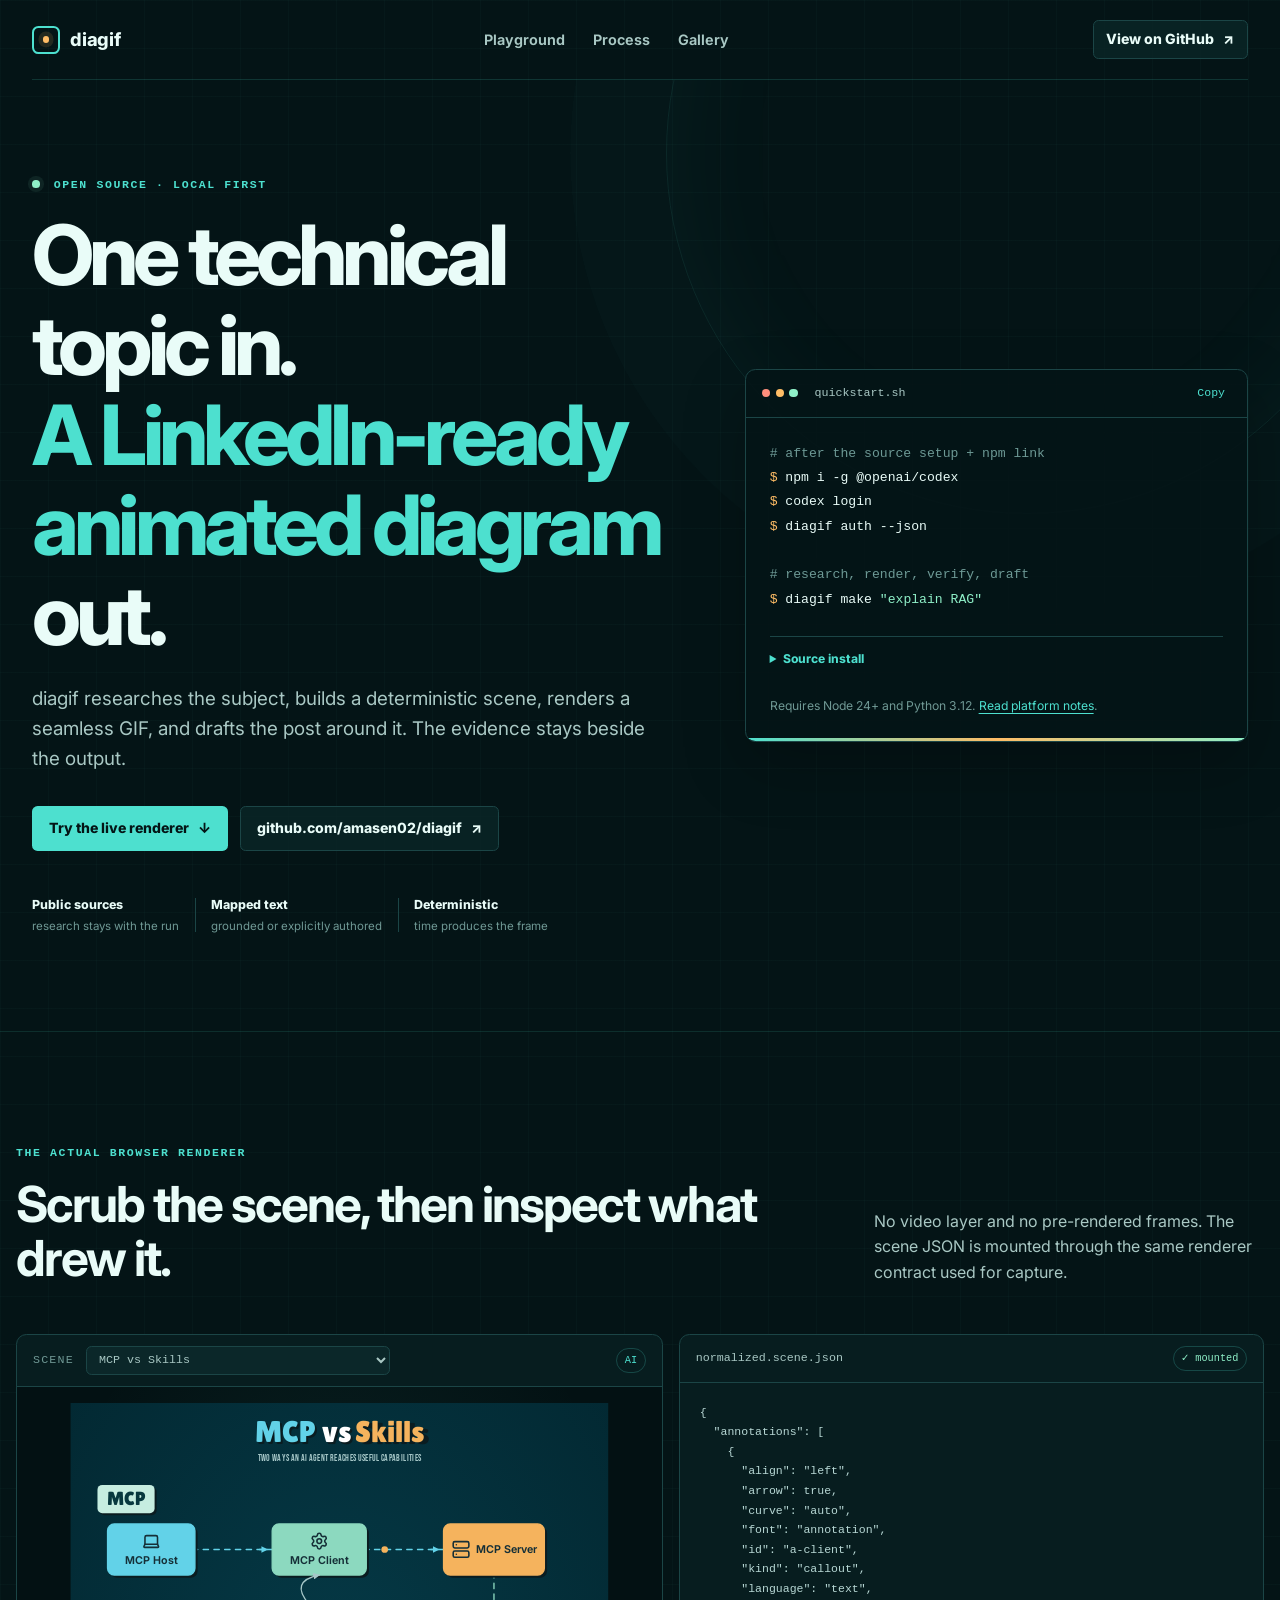
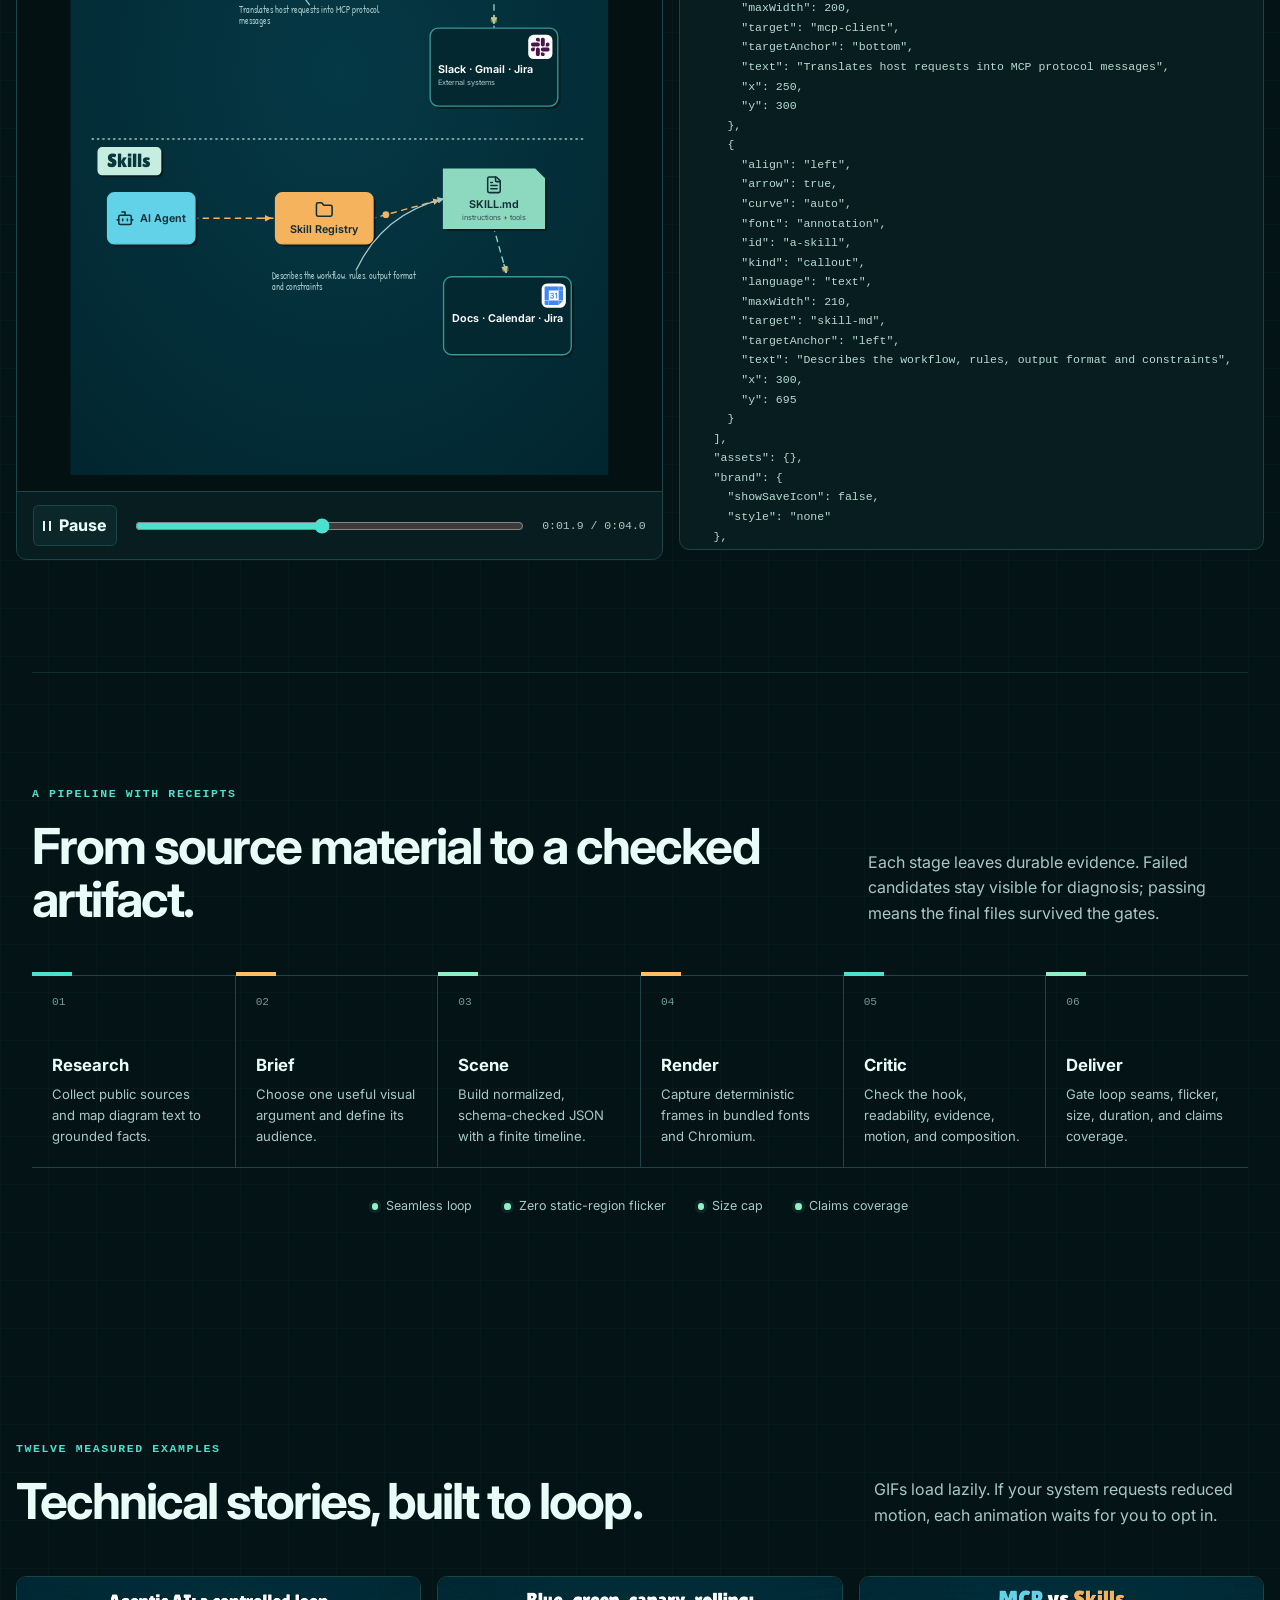
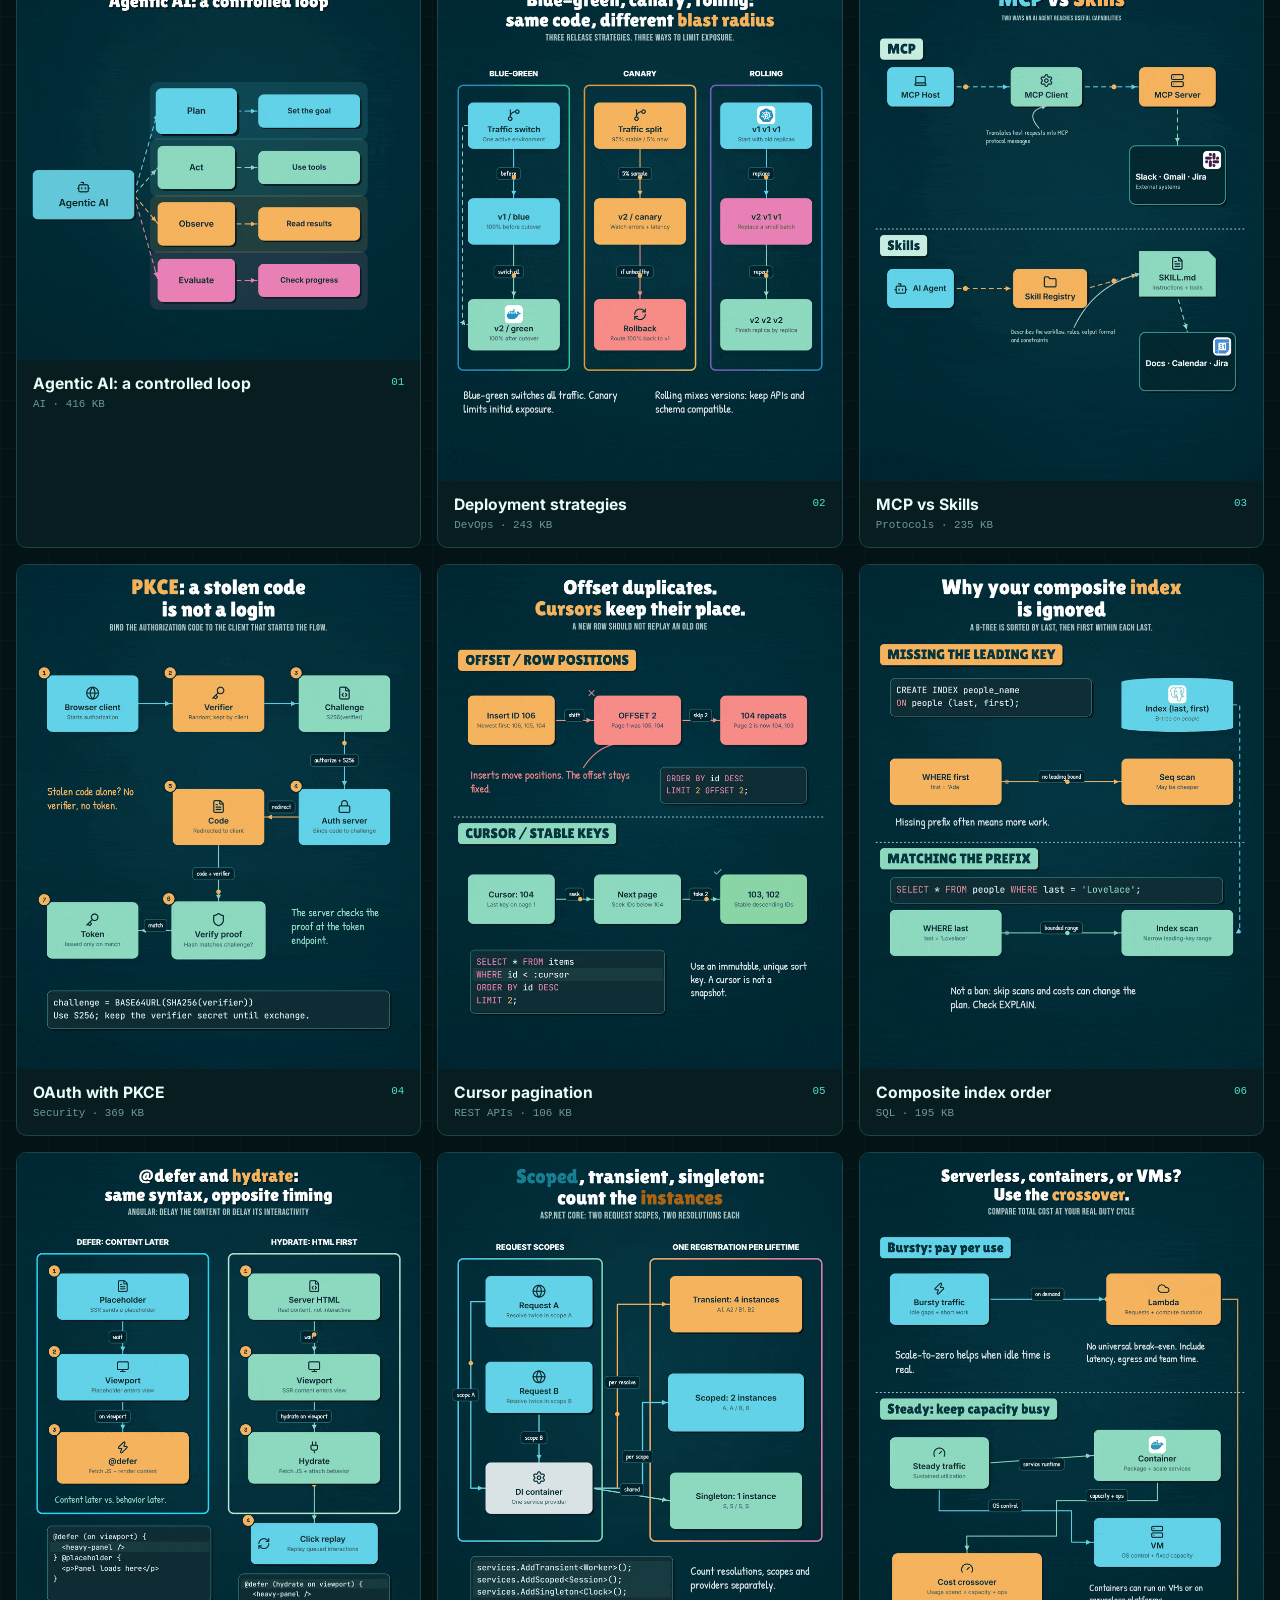
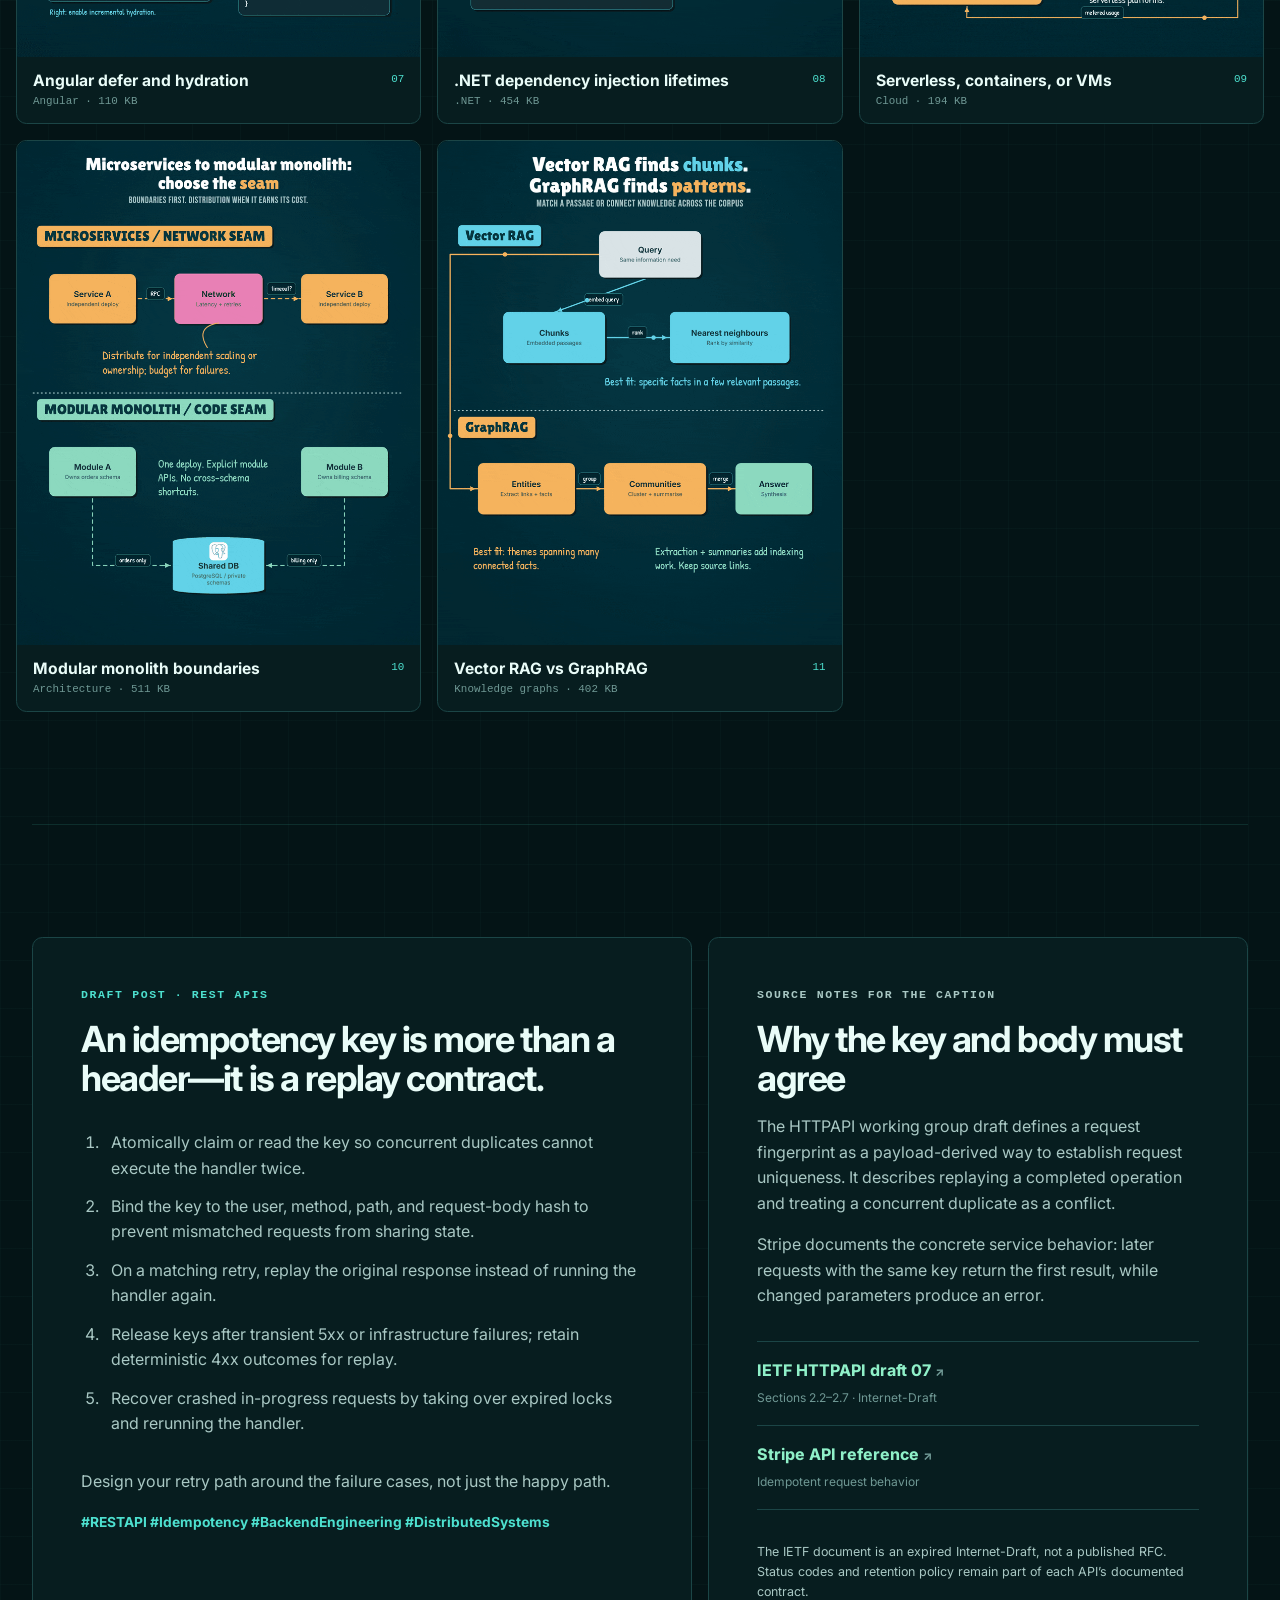
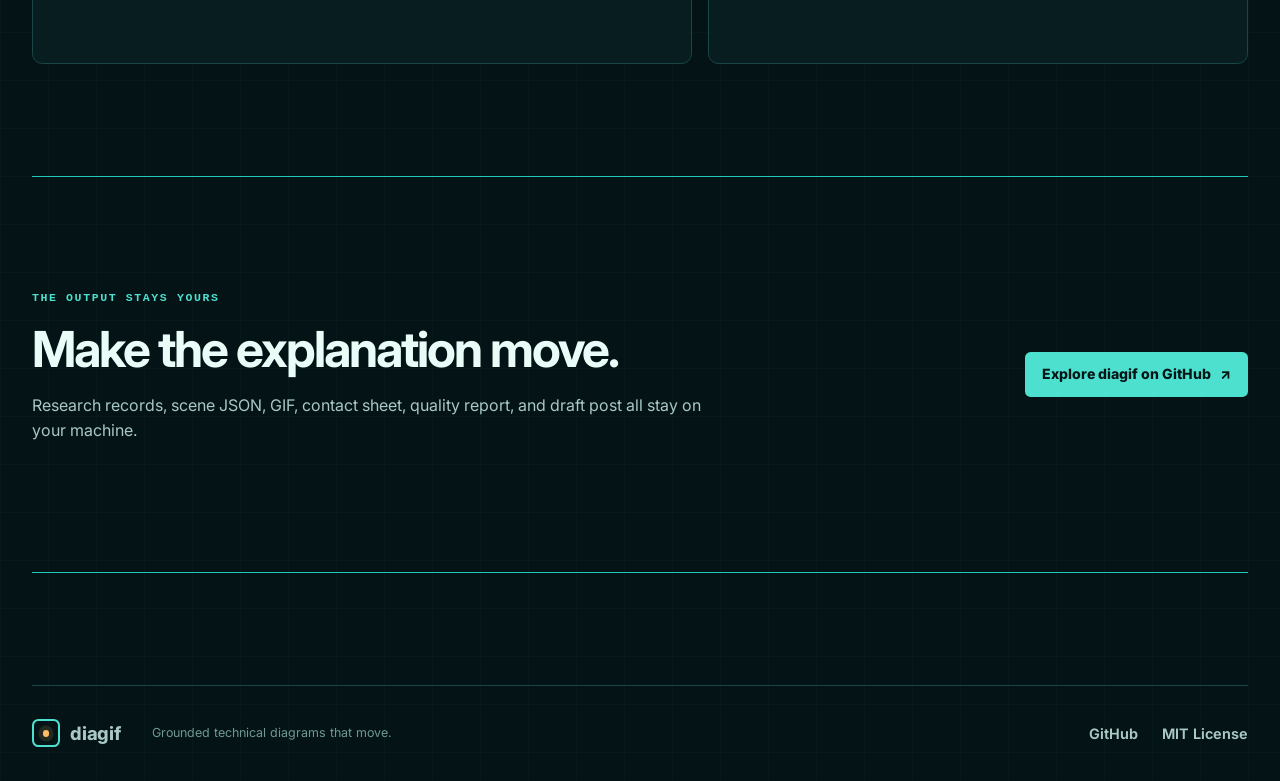
<file: diagif/index.html>
<!doctype html>
<html lang="en">
<head>
  <meta charset="utf-8">
  <meta name="viewport" content="width=device-width, initial-scale=1">
  <meta name="description" content="diagif turns grounded technical research into verified, looping diagrams and draft posts.">
  <meta name="theme-color" content="#071d1f">
  <title>diagif — grounded technical diagrams that move</title>
  <link rel="icon" href="data:image/svg+xml,%3Csvg xmlns='http://www.w3.org/2000/svg' viewBox='0 0 32 32'%3E%3Crect width='32' height='32' rx='6' fill='%23071d1f'/%3E%3Cpath d='M8 9h8a7 7 0 1 1 0 14H8z' fill='none' stroke='%234de0cf' stroke-width='3'/%3E%3Ccircle cx='16' cy='16' r='2.5' fill='%23ffbd66'/%3E%3C/svg%3E">
  <link rel="stylesheet" href="../assets/fonts.css">
  <link rel="stylesheet" href="styles.css">
  <script src="../assets/renderer.js" defer></script>
  <script src="app.js" defer></script>
</head>
<body>
  <a class="skip-link" href="#playground">Skip to live playground</a>
  <header class="site-header">
    <a class="wordmark" href="#top" aria-label="diagif home">
      <span class="wordmark-mark" aria-hidden="true"><span></span></span>
      <span>diagif</span>
    </a>
    <nav aria-label="Primary navigation">
      <a href="#playground">Playground</a>
      <a href="#process">Process</a>
      <a href="#gallery">Gallery</a>
    </nav>
    <a class="button button-quiet header-github" href="https://github.com/amasen02/diagif">View on GitHub <span aria-hidden="true">↗</span></a>
  </header>

  <main id="top">
    <section class="hero" aria-labelledby="hero-title">
      <div class="hero-grid">
        <div class="hero-copy">
          <p class="eyebrow"><span class="status-dot" aria-hidden="true"></span> Open source · local first</p>
          <h1 id="hero-title">One technical topic in.<br><span>A LinkedIn-ready animated diagram</span> out.</h1>
          <p class="hero-lede">diagif researches the subject, builds a deterministic scene, renders a seamless GIF, and drafts the post around it. The evidence stays beside the output.</p>
          <div class="hero-actions">
            <a class="button button-primary" href="#playground">Try the live renderer <span aria-hidden="true">↓</span></a>
            <a class="button button-secondary" href="https://github.com/amasen02/diagif">github.com/amasen02/diagif <span aria-hidden="true">↗</span></a>
          </div>
          <dl class="hero-facts" aria-label="Project qualities">
            <div><dt>Public sources</dt><dd>research stays with the run</dd></div>
            <div><dt>Mapped text</dt><dd>grounded or explicitly authored</dd></div>
            <div><dt>Deterministic</dt><dd>time produces the frame</dd></div>
          </dl>
        </div>

        <aside class="terminal-card" aria-label="Quickstart">
          <div class="terminal-bar">
            <span class="terminal-dots" aria-hidden="true"><i></i><i></i><i></i></span>
            <span>quickstart.sh</span>
            <button class="copy-button" type="button" data-copy-target="quickstart-code">Copy</button>
          </div>
          <pre id="quickstart-code"><code><span class="code-muted"># after the source setup + npm link</span>
<span class="code-prompt">$</span> npm i -g @openai/codex
<span class="code-prompt">$</span> codex login
<span class="code-prompt">$</span> diagif auth --json

<span class="code-muted"># research, render, verify, draft</span>
<span class="code-prompt">$</span> diagif make <span class="code-string">"explain RAG"</span></code></pre>
          <details>
            <summary>Source install</summary>
            <pre><code><span class="code-prompt">$</span> git clone https://github.com/amasen02/diagif
<span class="code-prompt">$</span> cd diagif
<span class="code-prompt">$</span> npm ci
<span class="code-prompt">$</span> python -m pip install -r requirements.txt
<span class="code-prompt">$</span> npx playwright install chromium
<span class="code-prompt">$</span> npm link</code></pre>
          </details>
          <p>Requires Node 24+ and Python 3.12. <a href="https://github.com/amasen02/diagif#get-started-from-source">Read platform notes</a>.</p>
        </aside>
      </div>
    </section>

    <section class="playground section-shell" id="playground" aria-labelledby="playground-title">
      <div class="section-heading">
        <div>
          <p class="eyebrow">The actual browser renderer</p>
          <h2 id="playground-title">Scrub the scene, then inspect what drew it.</h2>
        </div>
        <p>No video layer and no pre-rendered frames. The scene JSON is mounted through the same renderer contract used for capture.</p>
      </div>

      <div class="demo-grid">
        <div class="player-panel">
          <div class="panel-toolbar">
            <label for="scene-picker">Scene</label>
            <select id="scene-picker" aria-describedby="scene-domain" disabled>
              <option>Loading scenes…</option>
            </select>
            <span class="domain-chip" id="scene-domain">Loading</span>
          </div>
          <div class="canvas-shell" aria-busy="true">
            <div id="root"></div>
            <div class="render-state" id="render-state" role="status">Loading renderer…</div>
          </div>
          <div class="player-controls">
            <button id="play-toggle" class="play-toggle" type="button" disabled aria-label="Play animation">
              <span class="play-icon" aria-hidden="true"></span><span class="play-label">Play</span>
            </button>
            <label class="sr-only" for="scrub">Animation time</label>
            <input id="scrub" type="range" min="0" max="1" value="0" step="1" disabled>
            <output id="time-output" for="scrub">0:00 / 0:00</output>
          </div>
        </div>

        <div class="json-panel">
          <div class="panel-toolbar code-toolbar">
            <span>normalized.scene.json</span>
            <span class="valid-chip"><span aria-hidden="true">✓</span> mounted</span>
          </div>
          <pre id="scene-json" tabindex="0" aria-label="Normalized scene JSON"><code>Loading manifest…</code></pre>
        </div>
      </div>

      <svg id="text-measure" width="0" height="0" aria-hidden="true" focusable="false"><text x="0" y="0"></text></svg>
    </section>

    <section class="process section-shell" id="process" aria-labelledby="process-title">
      <div class="section-heading">
        <div>
          <p class="eyebrow">A pipeline with receipts</p>
          <h2 id="process-title">From source material to a checked artifact.</h2>
        </div>
        <p>Each stage leaves durable evidence. Failed candidates stay visible for diagnosis; passing means the final files survived the gates.</p>
      </div>
      <ol class="pipeline">
        <li><span>01</span><div><h3>Research</h3><p>Collect public sources and map diagram text to grounded facts.</p></div></li>
        <li><span>02</span><div><h3>Brief</h3><p>Choose one useful visual argument and define its audience.</p></div></li>
        <li><span>03</span><div><h3>Scene</h3><p>Build normalized, schema-checked JSON with a finite timeline.</p></div></li>
        <li><span>04</span><div><h3>Render</h3><p>Capture deterministic frames in bundled fonts and Chromium.</p></div></li>
        <li><span>05</span><div><h3>Critic</h3><p>Check the hook, readability, evidence, motion, and composition.</p></div></li>
        <li><span>06</span><div><h3>Deliver</h3><p>Gate loop seams, flicker, size, duration, and claims coverage.</p></div></li>
      </ol>
      <div class="gate-strip" aria-label="Delivery gates">
        <span><i aria-hidden="true"></i> Seamless loop</span>
        <span><i aria-hidden="true"></i> Zero static-region flicker</span>
        <span><i aria-hidden="true"></i> Size cap</span>
        <span><i aria-hidden="true"></i> Claims coverage</span>
      </div>
    </section>

    <section class="gallery section-shell" id="gallery" aria-labelledby="gallery-title">
      <div class="section-heading">
        <div>
          <p class="eyebrow">Twelve measured examples</p>
          <h2 id="gallery-title">Technical stories, built to loop.</h2>
        </div>
        <p>GIFs load lazily. If your system requests reduced motion, each animation waits for you to opt in.</p>
      </div>
      <div class="gallery-grid" id="gallery-grid" aria-live="polite"><p class="loading-copy">Loading gallery…</p></div>
    </section>

    <section class="case-study section-shell" aria-labelledby="caption-title">
      <article class="caption-card">
        <p class="eyebrow">Draft post · REST APIs</p>
        <h2 id="caption-title">An idempotency key is more than a header—it is a replay contract.</h2>
        <ol>
          <li>Atomically claim or read the key so concurrent duplicates cannot execute the handler twice.</li>
          <li>Bind the key to the user, method, path, and request-body hash to prevent mismatched requests from sharing state.</li>
          <li>On a matching retry, replay the original response instead of running the handler again.</li>
          <li>Release keys after transient 5xx or infrastructure failures; retain deterministic 4xx outcomes for replay.</li>
          <li>Recover crashed in-progress requests by taking over expired locks and rerunning the handler.</li>
        </ol>
        <p>Design your retry path around the failure cases, not just the happy path.</p>
        <p class="hashtags">#RESTAPI #Idempotency #BackendEngineering #DistributedSystems</p>
      </article>

      <aside class="evidence-card" aria-labelledby="evidence-title">
        <p class="eyebrow">Source notes for the caption</p>
        <h2 id="evidence-title">Why the key and body must agree</h2>
        <p>The HTTPAPI working group draft defines a request fingerprint as a payload-derived way to establish request uniqueness. It describes replaying a completed operation and treating a concurrent duplicate as a conflict.</p>
        <p>Stripe documents the concrete service behavior: later requests with the same key return the first result, while changed parameters produce an error.</p>
        <ul class="source-list">
          <li><a href="https://datatracker.ietf.org/doc/html/draft-ietf-httpapi-idempotency-key-header-07">IETF HTTPAPI draft 07 <span aria-hidden="true">↗</span></a><span>Sections 2.2–2.7 · Internet-Draft</span></li>
          <li><a href="https://docs.stripe.com/api/idempotent_requests">Stripe API reference <span aria-hidden="true">↗</span></a><span>Idempotent request behavior</span></li>
        </ul>
        <p class="source-caveat">The IETF document is an expired Internet-Draft, not a published RFC. Status codes and retention policy remain part of each API’s documented contract.</p>
      </aside>
    </section>

    <section class="cta section-shell" aria-labelledby="cta-title">
      <div>
        <p class="eyebrow">The output stays yours</p>
        <h2 id="cta-title">Make the explanation move.</h2>
        <p>Research records, scene JSON, GIF, contact sheet, quality report, and draft post all stay on your machine.</p>
      </div>
      <a class="button button-primary" href="https://github.com/amasen02/diagif">Explore diagif on GitHub <span aria-hidden="true">↗</span></a>
    </section>
  </main>

  <footer>
    <a class="wordmark" href="#top"><span class="wordmark-mark" aria-hidden="true"><span></span></span><span>diagif</span></a>
    <p>Grounded technical diagrams that move.</p>
    <div><a href="https://github.com/amasen02/diagif">GitHub</a><a href="https://github.com/amasen02/diagif/blob/main/LICENSE">MIT License</a></div>
  </footer>
</body>
</html>
</file>
<file: assets/fonts.css>
@font-face{font-family:"Lilita One";src:url("./fonts/lilitaone/LilitaOne-Regular.woff2") format("woff2");font-weight:400;font-style:normal;font-display:block;}
@font-face{font-family:"Bebas Neue";src:url("./fonts/bebasneue/BebasNeue-Regular.woff2") format("woff2");font-weight:400;font-style:normal;font-display:block;}
@font-face{font-family:"Inter";src:url("./fonts/inter/Inter[opsz,wght].woff2") format("woff2");font-weight:100 900;font-style:normal;font-display:block;}
@font-face{font-family:"Patrick Hand";src:url("./fonts/patrickhand/PatrickHand-Regular.woff2") format("woff2");font-weight:400;font-style:normal;font-display:block;}
@font-face{font-family:"JetBrains Mono";src:url("./fonts/jetbrainsmono/JetBrainsMono[wght].woff2") format("woff2");font-weight:100 800;font-style:normal;font-display:block;}
@font-face{font-family:"Space Mono";src:url("./fonts/spacemono/SpaceMono-Bold.woff2") format("woff2");font-weight:700;font-style:normal;font-display:block;}
</file>
<file: styles.css>
/* Dark technical palette, continuous with the diagif demo. Self-hosted fonts only. */

:root {
  --bg: #0a1519;
  --bg-alt: #0d1c21;
  --panel: #12252b;
  --panel-2: #162c33;
  --line: #1f3d46;
  --ink: #e8f2f4;
  --ink-dim: #a9c2c8;
  --ink-faint: #7e9aa1;
  --accent: #5ad6c0;
  --accent-warm: #f3b664;
  --radius: 14px;
  --wrap: 1120px;
}

* { box-sizing: border-box; }

html { scroll-behavior: smooth; }

body {
  margin: 0;
  background: var(--bg);
  color: var(--ink);
  font-family: "Inter", system-ui, -apple-system, "Segoe UI", sans-serif;
  font-size: 17px;
  line-height: 1.65;
  -webkit-font-smoothing: antialiased;
}

.wrap { width: min(var(--wrap), calc(100% - 3rem)); margin-inline: auto; }

@media (max-width: 600px) {
  .wrap { width: calc(100% - 2rem); }
  body { font-size: 16px; }
}

a { color: var(--accent); }
a:focus-visible,
.btn:focus-visible,
button:focus-visible {
  outline: 3px solid var(--accent-warm);
  outline-offset: 3px;
}

.skip {
  position: absolute;
  left: -9999px;
}
.skip:focus {
  left: 1rem; top: 1rem;
  z-index: 10;
  background: var(--accent);
  color: #04262b;
  padding: 0.6rem 1rem;
  border-radius: 8px;
  font-weight: 600;
}

/* ---------- hero ---------- */

.hero {
  padding: clamp(3.5rem, 9vw, 7rem) 0 clamp(2.5rem, 6vw, 4.5rem);
  border-bottom: 1px solid var(--line);
  background:
    radial-gradient(90rem 40rem at 12% -10%, #123039 0%, transparent 62%),
    var(--bg);
}

.eyebrow {
  font-family: "JetBrains Mono", ui-monospace, monospace;
  text-transform: uppercase;
  letter-spacing: 0.16em;
  font-size: 0.78rem;
  color: var(--accent);
  margin: 0 0 1.1rem;
}

h1 {
  font-family: "Lilita One", "Inter", sans-serif;
  font-weight: 400;
  font-size: clamp(2.1rem, 5.6vw, 3.7rem);
  line-height: 1.08;
  letter-spacing: 0.005em;
  margin: 0 0 1.4rem;
  max-width: 20ch;
}

.hero-lede {
  max-width: 66ch;
  color: var(--ink-dim);
  font-size: clamp(1rem, 1.6vw, 1.12rem);
  margin: 0 0 2rem;
}

.stats {
  display: flex;
  flex-wrap: wrap;
  gap: 0.6rem 2.4rem;
  list-style: none;
  padding: 0;
  margin: 0 0 2rem;
  font-size: 0.94rem;
  color: var(--ink-faint);
}

.stat-n {
  font-family: "Bebas Neue", "Inter", sans-serif;
  font-size: 1.7rem;
  color: var(--ink);
  margin-right: 0.35rem;
  letter-spacing: 0.02em;
}

.hero-links { display: flex; flex-wrap: wrap; gap: 0.75rem; margin: 0; }

.btn {
  display: inline-block;
  background: var(--accent);
  color: #05242a;
  text-decoration: none;
  font-weight: 650;
  padding: 0.6rem 1.25rem;
  border-radius: 999px;
  font-size: 0.95rem;
}
.btn:hover { background: #7ee6d3; }
.btn.ghost {
  background: transparent;
  color: var(--accent);
  box-shadow: inset 0 0 0 1.5px var(--line);
}
.btn.ghost:hover { box-shadow: inset 0 0 0 1.5px var(--accent); }

/* ---------- sticky section nav ---------- */
/* The page is deliberately long: it carries every project with real detail. A sticky
   rail keeps that length navigable without hiding any of it behind a toggle. */
.subnav {
  position: sticky;
  top: 0;
  z-index: 5;
  background: rgba(10, 21, 25, 0.92);
  backdrop-filter: blur(8px);
  border-bottom: 1px solid var(--line);
}
.subnav ul {
  display: flex;
  flex-wrap: wrap;
  gap: 0.4rem 1.6rem;
  list-style: none;
  margin: 0;
  padding: 0.7rem 0;
  font-size: 0.9rem;
}
.subnav a {
  text-decoration: none;
  color: var(--ink-dim);
  font-weight: 600;
}
.subnav a:hover { color: var(--accent); }
@supports not (backdrop-filter: blur(8px)) {
  .subnav { background: var(--bg); }
}

/* ---------- sections ---------- */

.section { padding: clamp(3rem, 7vw, 5.5rem) 0; }
.section.alt { background: var(--bg-alt); border-block: 1px solid var(--line); }

h2 {
  font-family: "Bebas Neue", "Inter", sans-serif;
  font-weight: 400;
  font-size: clamp(1.7rem, 3.6vw, 2.5rem);
  letter-spacing: 0.03em;
  margin: 0 0 0.6rem;
}

.section-lede {
  max-width: 62ch;
  color: var(--ink-dim);
  margin: 0 0 2.5rem;
}

/* ---------- lead cards ---------- */

.leads { display: grid; gap: 1.5rem; }

.lead {
  background: var(--panel);
  border: 1px solid var(--line);
  border-radius: var(--radius);
  padding: clamp(1.4rem, 3vw, 2.1rem);
}

.lead-head h3 {
  font-family: "JetBrains Mono", ui-monospace, monospace;
  font-size: clamp(1.15rem, 2.4vw, 1.45rem);
  margin: 0 0 0.4rem;
  color: var(--accent);
  overflow-wrap: anywhere;
}

.tagline { margin: 0 0 0.6rem; color: var(--ink); font-weight: 600; }

.meta {
  display: flex;
  gap: 1.1rem;
  margin: 0 0 1.1rem;
  font-size: 0.86rem;
  color: var(--ink-faint);
}
.meta .stat-n { font-size: 1.15rem; }
.lang { align-self: center; }

.lede { margin: 0 0 1.3rem; color: var(--ink-dim); }

.block { margin: 0 0 1.3rem; }
.block h4 {
  font-size: 0.78rem;
  text-transform: uppercase;
  letter-spacing: 0.13em;
  color: var(--accent-warm);
  margin: 0 0 0.55rem;
  font-weight: 700;
}
.block p { margin: 0; color: var(--ink-dim); }

.dashes, .ticks {
  margin: 0;
  padding-left: 1.15rem;
  color: var(--ink-dim);
  display: grid;
  gap: 0.5rem;
}
.dashes li::marker { content: "— "; color: var(--accent); }
.ticks li::marker { content: "✓ "; color: var(--accent); }
.dashes.small { gap: 0.35rem; font-size: 0.93rem; }

.chips {
  display: flex;
  flex-wrap: wrap;
  gap: 0.4rem;
  list-style: none;
  padding: 0;
  margin: 0 0 1.2rem;
}
.chip {
  font-family: "JetBrains Mono", ui-monospace, monospace;
  font-size: 0.72rem;
  padding: 0.22rem 0.6rem;
  border-radius: 999px;
  background: var(--panel-2);
  border: 1px solid var(--line);
  color: var(--ink-faint);
}

.actions { display: flex; flex-wrap: wrap; gap: 1.2rem; margin: 0; }
.link { font-weight: 600; font-size: 0.94rem; }

/* ---------- open source ---------- */

.oss { display: grid; gap: 1.5rem; }
.merged {
  list-style: none;
  padding: 0;
  margin: 0;
  display: grid;
  gap: 0.75rem;
}
.merged li {
  display: grid;
  gap: 0.2rem;
  padding-bottom: 0.75rem;
  border-bottom: 1px solid var(--line);
}
.merged li:last-child { border-bottom: 0; padding-bottom: 0; }
.merged span { color: var(--ink-dim); font-size: 0.94rem; }

/* ---------- themes and grid ---------- */

.theme { margin-bottom: 3rem; }
.theme h3 {
  font-size: 1.2rem;
  margin: 0 0 0.35rem;
  color: var(--ink);
}
.theme-blurb { margin: 0 0 1.5rem; color: var(--ink-faint); font-size: 0.95rem; }

.grid {
  display: grid;
  gap: 1.1rem;
  grid-template-columns: repeat(auto-fill, minmax(min(100%, 21rem), 1fr));
}

.card {
  background: var(--panel);
  border: 1px solid var(--line);
  border-radius: var(--radius);
  padding: 1.3rem;
  display: flex;
  flex-direction: column;
  gap: 0.7rem;
}
.card h4 {
  font-family: "JetBrains Mono", ui-monospace, monospace;
  font-size: 0.98rem;
  margin: 0;
  color: var(--accent);
  overflow-wrap: anywhere;
}
.card p { margin: 0; color: var(--ink-dim); font-size: 0.94rem; }
.card .tagline { color: var(--ink); font-size: 0.95rem; }
.card .actions { margin-top: auto; padding-top: 0.4rem; }
.card .stat { color: var(--ink-faint); font-size: 0.82rem; }
.card .stat-n { font-size: 1rem; }

/* ---------- footer ---------- */

.footer {
  padding: 2.5rem 0 3.5rem;
  border-top: 1px solid var(--line);
  color: var(--ink-faint);
}
.footer p { margin: 0 0 0.6rem; display: flex; flex-wrap: wrap; gap: 1.4rem; }
.fine { font-size: 0.86rem; max-width: 60ch; display: block; }


/* A grid or flex item defaults to min-width:auto and therefore refuses to shrink below the
   intrinsic width of its longest word. Long identifiers like src/Services/FreshCart.Reporting
   then push the whole card wider than a 360px viewport. Allow shrinking, and break the long
   tokens rather than overflowing. */
.leads > *,
.grid > *,
.oss > * { min-width: 0; }

.lead p,
.lead li,
.card p,
.card li,
.merged span { overflow-wrap: anywhere; }

.stats,
.meta,
.actions,
.footer p { min-width: 0; }

@media (prefers-reduced-motion: reduce) {
  html { scroll-behavior: auto; }
  *, *::before, *::after {
    animation-duration: 0.001ms !important;
    animation-iteration-count: 1 !important;
    transition-duration: 0.001ms !important;
  }
}

/* ============================================================
   Motion layer. Everything below is enhancement: the page is
   complete and readable with none of it applied.
   ============================================================ */

/* ---------- constellation hero ---------- */

.hero { position: relative; overflow: hidden; }

.constellation {
  position: absolute;
  inset: 0;
  z-index: 0;
  /* Fades the field out behind the text so the copy always wins on contrast. */
  -webkit-mask-image:
    linear-gradient(to right, transparent 0%, transparent 40%, #000 60%),
    radial-gradient(62% 82% at 74% 46%, #000 12%, transparent 76%);
  -webkit-mask-composite: source-in;
  mask-image:
    linear-gradient(to right, transparent 0%, transparent 40%, #000 60%),
    radial-gradient(62% 82% at 74% 46%, #000 12%, transparent 76%);
  mask-composite: intersect;
  opacity: 0;
  transition: opacity 1.1s ease;
  pointer-events: none;
}
.constellation.ready { opacity: 0.85; pointer-events: auto; }
.constellation.unsupported { display: none; }
.constellation canvas { display: block; width: 100%; height: 100%; }

.hero-content { position: relative; z-index: 1; pointer-events: none; }
.hero-content a,
.hero-content button { pointer-events: auto; }

.cl-label {
  position: absolute;
  top: 0; left: 0;
  transform: translate(-50%, -50%);
  margin-top: -1.6rem;
  background: rgba(6, 18, 22, 0.94);
  border: 1px solid var(--line);
  border-radius: 9px;
  padding: 0.32rem 0.6rem;
  pointer-events: none;
  white-space: nowrap;
  z-index: 2;
  display: grid;
  gap: 0.1rem;
}
.cl-name {
  font-family: "JetBrains Mono", ui-monospace, monospace;
  font-size: 0.78rem;
  color: var(--accent);
}
.cl-meta { font-size: 0.68rem; color: var(--ink-faint); }

.cl-hint {
  max-width: 46ch;
  font-size: 0.86rem;
  color: var(--ink-faint);
  margin: 0 0 0.9rem;
}
html:not(.js) .cl-hint { display: none; }

.legend {
  display: flex;
  flex-wrap: wrap;
  gap: 0.35rem 1.1rem;
  list-style: none;
  padding: 0;
  margin: 0 0 1.6rem;
  font-size: 0.78rem;
  color: var(--ink-faint);
}
.legend li { display: flex; align-items: center; gap: 0.4rem; }
.legend .dot { width: 9px; height: 9px; border-radius: 50%; display: inline-block; }
.legend .dot[data-l="cs"]  { background: #6b4fdb; }
.legend .dot[data-l="ts"]  { background: #388ce8; }
.legend .dot[data-l="js"]  { background: #f2c73d; }
.legend .dot[data-l="py"]  { background: #47bf9e; }
.legend .dot[data-l="ext"] { background: #9aadbd; }
html:not(.js) .legend { display: none; }

@media (max-width: 820px) {
  /* On a narrow screen the field sits behind the text rather than beside it, so pull it
     back hard: legibility beats spectacle. */
  .constellation {
    -webkit-mask-image: radial-gradient(120% 70% at 50% 88%, #000 20%, transparent 72%);
            mask-image: radial-gradient(120% 70% at 50% 88%, #000 20%, transparent 72%);
    opacity: 0.55;
  }
  .constellation.ready { opacity: 0.55; }
}

/* ---------- scroll reveal ---------- */

.reveal {
  opacity: 0;
  transform: translateY(18px);
  transition: opacity 0.62s cubic-bezier(0.22, 1, 0.36, 1),
              transform 0.62s cubic-bezier(0.22, 1, 0.36, 1);
  will-change: opacity, transform;
}
.reveal.shown { opacity: 1; transform: none; will-change: auto; }

/* ---------- pointer glow ---------- */

.lead, .card { position: relative; isolation: isolate; }
.lead::before, .card::before {
  content: "";
  position: absolute;
  inset: 0;
  border-radius: inherit;
  background: radial-gradient(22rem 22rem at var(--mx, 50%) var(--my, 0%),
                              rgba(90, 214, 192, 0.10), transparent 62%);
  opacity: 0;
  transition: opacity 0.32s ease;
  pointer-events: none;
  z-index: -1;
}
.lead.lit::before, .card.lit::before { opacity: 1; }
.lead, .card { transition: border-color 0.32s ease, transform 0.32s cubic-bezier(0.22, 1, 0.36, 1); }
.lead.lit, .card.lit { border-color: rgba(90, 214, 192, 0.42); transform: translateY(-2px); }

/* ---------- concurrency proof ---------- */

.proof {
  margin: 0 0 1.1rem;
  background: var(--panel);
  border: 1px solid var(--line);
  border-radius: var(--radius);
  padding: 1.1rem 1.1rem 0.8rem;
  overflow: hidden;
}
.proof canvas { display: block; width: 100%; }
.proof figcaption {
  display: flex;
  flex-wrap: wrap;
  gap: 0.6rem 1.2rem;
  align-items: center;
  justify-content: space-between;
  margin-top: 0.7rem;
  padding-top: 0.7rem;
  border-top: 1px solid var(--line);
}
.proof-status {
  font-family: "JetBrains Mono", ui-monospace, monospace;
  font-size: 0.8rem;
  color: var(--ink-faint);
}
.proof-status.done { color: var(--accent); }
.proof-replay {
  background: transparent;
  border: 1px solid var(--line);
  color: var(--ink-dim);
  border-radius: 999px;
  padding: 0.32rem 0.9rem;
  font: inherit;
  font-size: 0.84rem;
  cursor: pointer;
}
.proof-replay:hover { border-color: var(--accent); color: var(--accent); }
html:not(.js) .proof-replay { display: none; }
.proof-note { color: var(--ink-faint); font-size: 0.92rem; margin: 0; max-width: 62ch; }

@media (prefers-reduced-motion: reduce) {
  .reveal { opacity: 1; transform: none; transition: none; }
  .lead.lit, .card.lit { transform: none; }
  .constellation { transition: none; }
}

/* A sticky nav sits above the content, so anchored scrolls need headroom or the target
   lands underneath it. */
.lead, .card, .theme, .section { scroll-margin-top: 4.5rem; }

/* ---------- flow diagrams ---------- */
/* Each project shows its mechanism as a short flow instead of a paragraph. The SVG is in
   the HTML, so it is present without JavaScript and carries an accessible label. */

.flow-wrap { margin: 0.2rem 0 0; }

.flow {
  display: block;
  width: 100%;
  height: auto;
  color: var(--accent);          /* arrowheads inherit this */
  overflow: visible;
}

.flow-edge {
  fill: none;
  stroke: rgba(90, 214, 192, 0.42);
  stroke-width: 1.6;
  stroke-dasharray: 5 4;
}

.flow-node rect {
  fill: var(--panel-2);
  stroke: var(--line);
  stroke-width: 1.2;
}
.flow-node text {
  text-anchor: middle;
  font-family: "Inter", system-ui, sans-serif;
  fill: var(--ink);
}
.fn-label { font-size: 12.5px; font-weight: 650; }
.fn-sub {
  font-size: 10px;
  fill: var(--ink-faint);
  font-family: "JetBrains Mono", ui-monospace, monospace;
}

.flow-node.n-in rect    { stroke: rgba(90, 214, 192, 0.55); }
.flow-node.n-store rect { fill: #14313a; }
.flow-node.n-out rect   { stroke: rgba(90, 214, 192, 0.55); fill: #123039; }

/* The guard is the check that makes the project worth looking at, so it is the one
   box that draws the eye. */
.flow-node.n-guard rect {
  fill: #3a2b12;
  stroke: var(--accent-warm);
  stroke-width: 1.8;
}
.flow-node.n-guard .fn-label { fill: #ffd79a; }
.flow-node.n-guard .fn-sub   { fill: rgba(243, 182, 100, 0.75); }

.flow-punch {
  margin: 0.85rem 0 0;
  padding-left: 0.75rem;
  border-left: 2px solid var(--accent-warm);
  color: var(--ink-dim);
  font-size: 0.92rem;
}

/* The dashes travel along each edge so the direction of flow reads at a glance. */
@media (prefers-reduced-motion: no-preference) {
  .flow-edge { animation: flow-dash 1.4s linear infinite; }
  @keyframes flow-dash { to { stroke-dashoffset: -18; } }
}

@media (max-width: 560px) {
  .fn-label { font-size: 14px; }
  .fn-sub { font-size: 11px; }
}
</file>
<file: diagif/styles.css>
:root {
  --ink: #e9fcf8;
  --ink-soft: #a9c8c4;
  --ink-faint: #6f9894;
  --deep: #041416;
  --surface: #071d1f;
  --surface-2: #0b2729;
  --surface-3: #0f3032;
  --line: #1b4546;
  --cyan: #4de0cf;
  --cyan-strong: #22c8bd;
  --mint: #8ff0c8;
  --amber: #ffbd66;
  --danger: #ff8f7d;
  --focus: #fbd485;
  --radius-sm: 0.35rem;
  --radius: 0.65rem;
  --radius-lg: 1rem;
  --shadow: 0 1.5rem 4rem rgba(0, 0, 0, 0.24);
  color-scheme: dark;
  font-synthesis: none;
}

* { box-sizing: border-box; }

html {
  background: var(--deep);
  scroll-behavior: smooth;
}

body {
  margin: 0;
  min-width: 20rem;
  background:
    linear-gradient(rgba(77, 224, 207, 0.026) 1px, transparent 1px),
    linear-gradient(90deg, rgba(77, 224, 207, 0.026) 1px, transparent 1px),
    var(--deep);
  background-size: 3rem 3rem;
  color: var(--ink);
  font-family: "Inter", "Arial", sans-serif;
  line-height: 1.6;
}

a { color: inherit; text-underline-offset: 0.25em; }
button, select, input { font: inherit; }
button, select { color: inherit; }

:focus-visible {
  outline: 3px solid var(--focus);
  outline-offset: 3px;
}

.skip-link {
  position: fixed;
  top: 0.75rem;
  left: 0.75rem;
  z-index: 100;
  padding: 0.65rem 0.9rem;
  transform: translateY(-160%);
  border-radius: var(--radius-sm);
  background: var(--focus);
  color: #071414;
  font-weight: 800;
}

.skip-link:focus { transform: translateY(0); }

.site-header,
.section-shell,
footer {
  width: min(100% - 2rem, 76rem);
  margin-inline: auto;
}

.site-header {
  display: flex;
  min-height: 5rem;
  align-items: center;
  justify-content: space-between;
  gap: 1.5rem;
  border-bottom: 1px solid rgba(77, 224, 207, 0.16);
}

.wordmark {
  display: inline-flex;
  align-items: center;
  gap: 0.65rem;
  text-decoration: none;
  font-family: "Inter Tight", "Inter", sans-serif;
  font-size: 1.15rem;
  font-weight: 760;
  letter-spacing: -0.02em;
}

.wordmark-mark {
  display: grid;
  width: 1.75rem;
  height: 1.75rem;
  place-items: center;
  border: 2px solid var(--cyan);
  border-radius: 0.4rem;
}

.wordmark-mark span {
  width: 0.42rem;
  height: 0.42rem;
  border-radius: 50%;
  background: var(--amber);
  box-shadow: 0 0 0 0.28rem rgba(255, 189, 102, 0.12);
}

nav { display: flex; gap: 1.75rem; }
nav a, footer a {
  color: var(--ink-soft);
  font-size: 0.9rem;
  font-weight: 650;
  text-decoration: none;
}
nav a:hover, footer a:hover { color: var(--cyan); }

.button {
  display: inline-flex;
  min-height: 2.8rem;
  align-items: center;
  justify-content: center;
  gap: 0.55rem;
  padding: 0.65rem 1rem;
  border: 1px solid transparent;
  border-radius: var(--radius-sm);
  font-size: 0.88rem;
  font-weight: 780;
  line-height: 1.2;
  text-decoration: none;
}

.button-primary { background: var(--cyan); color: #041516; }
.button-primary:hover { background: #72ebdd; }
.button-secondary, .button-quiet { border-color: var(--line); background: rgba(11, 39, 41, 0.72); }
.button-secondary:hover, .button-quiet:hover { border-color: var(--cyan-strong); }
.button-quiet { min-height: 2.45rem; padding: 0.5rem 0.8rem; }

.hero {
  position: relative;
  overflow: hidden;
  border-bottom: 1px solid rgba(77, 224, 207, 0.12);
}

.hero::before {
  position: absolute;
  top: -18rem;
  left: 52%;
  width: 45rem;
  height: 45rem;
  border: 1px solid rgba(77, 224, 207, 0.1);
  border-radius: 50%;
  box-shadow: inset 0 0 8rem rgba(77, 224, 207, 0.06), 0 0 0 6rem rgba(77, 224, 207, 0.012);
  content: "";
  pointer-events: none;
}

.hero-grid {
  position: relative;
  display: grid;
  width: min(100% - 2rem, 76rem);
  min-height: 39rem;
  margin-inline: auto;
  padding-block: 6rem;
  align-items: center;
  grid-template-columns: minmax(0, 1.12fr) minmax(21rem, 0.88fr);
  gap: 4.5rem;
}

.eyebrow {
  margin: 0 0 1rem;
  color: var(--cyan);
  font-family: "Roboto Mono", "Courier New", monospace;
  font-size: 0.72rem;
  font-weight: 700;
  letter-spacing: 0.14em;
  text-transform: uppercase;
}

.status-dot {
  display: inline-block;
  width: 0.48rem;
  height: 0.48rem;
  margin-right: 0.35rem;
  border-radius: 50%;
  background: var(--mint);
  box-shadow: 0 0 0 0.25rem rgba(143, 240, 200, 0.08);
}

h1, h2, h3 { font-family: "Inter Tight", "Inter", sans-serif; line-height: 1.08; }
h1 {
  max-width: 48rem;
  margin: 0;
  font-size: clamp(2.7rem, 6.5vw, 5.25rem);
  font-weight: 760;
  letter-spacing: -0.058em;
}
h1 span { color: var(--cyan); }
h2 { margin: 0; font-size: clamp(1.9rem, 4vw, 3.1rem); letter-spacing: -0.04em; }
h3 { margin: 0; font-size: 1.05rem; }

.hero-lede {
  max-width: 39rem;
  margin: 1.5rem 0 0;
  color: var(--ink-soft);
  font-size: clamp(1rem, 1.8vw, 1.18rem);
}

.hero-actions { display: flex; flex-wrap: wrap; gap: 0.75rem; margin-top: 2rem; }
.hero-facts { display: flex; gap: 2rem; margin: 2.75rem 0 0; }
.hero-facts div { position: relative; }
.hero-facts div + div::before {
  position: absolute;
  top: 0.2rem;
  bottom: 0.2rem;
  left: -1rem;
  width: 1px;
  background: var(--line);
  content: "";
}
.hero-facts dt { font-size: 0.78rem; font-weight: 780; }
.hero-facts dd { margin: 0.1rem 0 0; color: var(--ink-faint); font-size: 0.72rem; }

.terminal-card {
  overflow: hidden;
  border: 1px solid var(--line);
  border-radius: var(--radius);
  background: rgba(4, 20, 22, 0.91);
  box-shadow: var(--shadow);
}
.terminal-card::after {
  display: block;
  height: 0.2rem;
  background: linear-gradient(90deg, var(--cyan), var(--amber), var(--mint));
  content: "";
}
.terminal-bar, .panel-toolbar {
  display: flex;
  min-height: 3rem;
  align-items: center;
  gap: 0.75rem;
  padding: 0.7rem 1rem;
  border-bottom: 1px solid var(--line);
  color: var(--ink-soft);
  font-family: "Roboto Mono", "Courier New", monospace;
  font-size: 0.73rem;
}
.terminal-dots { display: flex; gap: 0.35rem; margin-right: 0.3rem; }
.terminal-dots i { width: 0.52rem; height: 0.52rem; border-radius: 50%; background: var(--ink-faint); }
.terminal-dots i:first-child { background: var(--danger); }
.terminal-dots i:nth-child(2) { background: var(--amber); }
.terminal-dots i:last-child { background: var(--mint); }
.copy-button { margin-left: auto; border: 0; background: transparent; color: var(--cyan); cursor: pointer; font-size: 0.72rem; }
.terminal-card pre { overflow-x: auto; margin: 0; padding: 1.5rem; color: var(--ink); font: 0.82rem/1.85 "Roboto Mono", "Courier New", monospace; }
.terminal-card details { margin: 0 1.5rem 1rem; border-top: 1px solid var(--line); }
.terminal-card summary { padding-block: 0.75rem; color: var(--cyan); cursor: pointer; font-size: 0.76rem; font-weight: 750; }
.terminal-card details pre { max-height: 17rem; padding: 0 0 1rem; font-size: 0.7rem; }
.terminal-card > p { margin: 0; padding: 0 1.5rem 1.4rem; color: var(--ink-faint); font-size: 0.76rem; }
.terminal-card > p a { color: var(--cyan); }
.code-muted { color: #6d9995; }
.code-prompt { color: var(--amber); }
.code-string { color: var(--mint); }

.section-shell { padding-block: 7rem; }
.section-heading { display: grid; align-items: end; grid-template-columns: minmax(0, 1.35fr) minmax(16rem, 0.65fr); gap: 3rem; margin-bottom: 3rem; }
.section-heading > p { margin: 0; color: var(--ink-soft); }

.playground { width: min(100% - 2rem, 84rem); }
.demo-grid { display: grid; grid-template-columns: minmax(0, 1.05fr) minmax(21rem, 0.95fr); gap: 1rem; }
.player-panel, .json-panel { min-width: 0; overflow: hidden; border: 1px solid var(--line); border-radius: var(--radius); background: var(--surface); }
.panel-toolbar label { color: var(--ink-faint); text-transform: uppercase; letter-spacing: 0.1em; }
.panel-toolbar select {
  min-width: 0;
  max-width: 19rem;
  padding: 0.35rem 2rem 0.35rem 0.5rem;
  border: 1px solid var(--line);
  border-radius: var(--radius-sm);
  background: var(--surface-2);
  cursor: pointer;
}
.domain-chip, .valid-chip {
  margin-left: auto;
  padding: 0.2rem 0.48rem;
  border: 1px solid rgba(77, 224, 207, 0.22);
  border-radius: 999px;
  color: var(--cyan);
  font-size: 0.64rem;
  white-space: nowrap;
}
.canvas-shell {
  position: relative;
  display: grid;
  min-height: 32rem;
  place-items: center;
  overflow: hidden;
  padding: 1rem;
  background:
    radial-gradient(circle at 50% 20%, rgba(77, 224, 207, 0.07), transparent 42%),
    #031113;
}
#root { width: min(100%, 800px) !important; max-width: 100%; }
#root svg { display: block; width: 100%; max-height: 42rem; height: auto; }
.render-state { position: absolute; inset: 0; display: grid; place-items: center; padding: 2rem; background: #031113; color: var(--ink-soft); text-align: center; }
.render-state[hidden] { display: none; }
.player-controls { display: grid; min-height: 4.25rem; align-items: center; grid-template-columns: auto 1fr auto; gap: 1rem; padding: 0.75rem 1rem; border-top: 1px solid var(--line); }
.play-toggle { display: inline-flex; min-width: 5.25rem; min-height: 2.55rem; align-items: center; justify-content: center; gap: 0.5rem; border: 1px solid var(--line); border-radius: var(--radius-sm); background: var(--surface-2); cursor: pointer; font-weight: 750; }
.play-toggle:hover:not(:disabled) { border-color: var(--cyan); }
.play-icon { width: 0; height: 0; border-top: 0.32rem solid transparent; border-bottom: 0.32rem solid transparent; border-left: 0.48rem solid currentColor; }
.play-toggle[data-playing="true"] .play-icon { width: 0.48rem; height: 0.62rem; border: 0; border-right: 0.16rem solid currentColor; border-left: 0.16rem solid currentColor; }
.player-controls output { min-width: 5.8rem; color: var(--ink-soft); font: 0.72rem "Roboto Mono", "Courier New", monospace; text-align: right; }
input[type="range"] { accent-color: var(--cyan); cursor: pointer; }

.json-panel { display: flex; max-height: 51rem; flex-direction: column; }
.code-toolbar { justify-content: space-between; }
.valid-chip { margin: 0; color: var(--mint); }
#scene-json { flex: 1; overflow: auto; margin: 0; padding: 1.25rem; color: #b8d8d5; font: 0.72rem/1.7 "Roboto Mono", "Courier New", monospace; tab-size: 2; white-space: pre; }

.process { border-top: 1px solid rgba(77, 224, 207, 0.12); }
.pipeline { display: grid; margin: 0; padding: 0; grid-template-columns: repeat(6, 1fr); list-style: none; }
.pipeline li { position: relative; min-width: 0; padding: 1.25rem; border-top: 1px solid var(--line); border-bottom: 1px solid var(--line); }
.pipeline li + li { border-left: 1px solid var(--line); }
.pipeline li::after { position: absolute; top: -0.2rem; left: 0; width: 2.5rem; height: 0.2rem; background: var(--cyan); content: ""; }
.pipeline li:nth-child(2n)::after { background: var(--amber); }
.pipeline li:nth-child(3n)::after { background: var(--mint); }
.pipeline li > span { display: block; margin-bottom: 3rem; color: var(--ink-faint); font: 0.7rem "Roboto Mono", "Courier New", monospace; }
.pipeline p { margin: 0.65rem 0 0; color: var(--ink-soft); font-size: 0.82rem; }
.gate-strip { display: flex; flex-wrap: wrap; justify-content: center; gap: 1rem 2rem; margin-top: 1.75rem; color: var(--ink-soft); font-size: 0.78rem; }
.gate-strip span { display: inline-flex; align-items: center; gap: 0.48rem; }
.gate-strip i { width: 0.42rem; height: 0.42rem; border-radius: 50%; background: var(--mint); box-shadow: 0 0 0 0.2rem rgba(143, 240, 200, 0.08); }

.gallery { width: min(100% - 2rem, 84rem); }
.gallery-grid { display: grid; grid-template-columns: repeat(3, minmax(0, 1fr)); gap: 1rem; }
.gallery-card { overflow: hidden; border: 1px solid var(--line); border-radius: var(--radius); background: var(--surface); }
.gallery-media { position: relative; display: grid; aspect-ratio: 4 / 5; place-items: center; overflow: hidden; background: #031113; }
.gallery-media img { width: 100%; height: 100%; object-fit: contain; }
.gallery-media button { max-width: 12rem; border: 1px solid var(--cyan); border-radius: var(--radius-sm); background: var(--surface-2); color: var(--cyan); padding: 0.7rem 0.9rem; cursor: pointer; font-weight: 750; }
.gallery-copy { display: flex; align-items: start; justify-content: space-between; gap: 1rem; padding: 1rem; }
.gallery-copy h3 { font-size: 0.98rem; }
.gallery-copy p { margin: 0.3rem 0 0; color: var(--ink-faint); font: 0.68rem "Roboto Mono", "Courier New", monospace; }
.gallery-index { color: var(--cyan); font: 0.68rem "Roboto Mono", "Courier New", monospace; }
.loading-copy { color: var(--ink-soft); }

.case-study { display: grid; grid-template-columns: 1.1fr 0.9fr; gap: 1rem; border-top: 1px solid rgba(77, 224, 207, 0.12); }
.caption-card, .evidence-card { padding: clamp(1.5rem, 4vw, 3rem); border: 1px solid var(--line); border-radius: var(--radius); background: var(--surface); }
.caption-card h2, .evidence-card h2 { font-size: clamp(1.5rem, 3vw, 2.25rem); }
.caption-card ol { margin: 2rem 0; padding-left: 1.4rem; color: var(--ink-soft); }
.caption-card li { padding-left: 0.5rem; margin-block: 0.8rem; }
.caption-card > p:not(.eyebrow):not(.hashtags), .evidence-card > p { color: var(--ink-soft); }
.hashtags { color: var(--cyan); font-size: 0.86rem; font-weight: 700; }
.source-list { margin: 2rem 0; padding: 0; list-style: none; }
.source-list li { padding-block: 1rem; border-top: 1px solid var(--line); }
.source-list li:last-child { border-bottom: 1px solid var(--line); }
.source-list a { display: block; color: var(--mint); font-weight: 750; text-decoration: none; }
.source-list span { color: var(--ink-faint); font-size: 0.75rem; }
.source-caveat { font-size: 0.78rem; }

.cta { display: flex; align-items: center; justify-content: space-between; gap: 3rem; margin-bottom: 7rem; border-top: 1px solid var(--cyan-strong); border-bottom: 1px solid var(--cyan-strong); }
.cta > div { max-width: 42rem; }
.cta p:not(.eyebrow) { color: var(--ink-soft); }
footer { display: flex; min-height: 6rem; align-items: center; gap: 2rem; border-top: 1px solid var(--line); color: var(--ink-faint); font-size: 0.78rem; }
footer p { margin-right: auto; }
footer div { display: flex; gap: 1.5rem; }

.sr-only {
  position: absolute;
  width: 1px;
  height: 1px;
  padding: 0;
  margin: -1px;
  overflow: hidden;
  clip: rect(0, 0, 0, 0);
  white-space: nowrap;
  border: 0;
}

#text-measure {
  position: absolute;
  top: -10000px;
  left: -10000px;
  overflow: visible;
  visibility: hidden;
  pointer-events: none;
}

@media (max-width: 64rem) {
  .hero-grid { grid-template-columns: 1fr; gap: 3rem; padding-block: 4.5rem; }
  .terminal-card { max-width: 42rem; }
  .demo-grid { grid-template-columns: 1fr; }
  .json-panel { max-height: 32rem; }
  .pipeline { grid-template-columns: repeat(3, 1fr); }
  .pipeline li:nth-child(4) { border-left: 0; }
  .gallery-grid { grid-template-columns: repeat(2, minmax(0, 1fr)); }
}

@media (max-width: 46rem) {
  .site-header { min-height: 4.25rem; }
  nav { display: none; }
  .header-github { font-size: 0; }
  .header-github span { font-size: 1rem; }
  .header-github::before { content: "GitHub"; font-size: 0.76rem; }
  .hero-grid { min-height: auto; padding-block: 4rem; }
  .hero-facts { display: grid; gap: 0.85rem; }
  .hero-facts div + div::before { display: none; }
  .section-shell { padding-block: 5rem; }
  .section-heading { grid-template-columns: 1fr; gap: 1.25rem; margin-bottom: 2.25rem; }
  .panel-toolbar { flex-wrap: wrap; }
  .panel-toolbar select { order: 3; width: 100%; max-width: none; }
  .canvas-shell { min-height: 21rem; padding: 0.5rem; }
  .player-controls { grid-template-columns: auto 1fr; }
  .player-controls output { grid-column: 1 / -1; text-align: center; }
  .pipeline { grid-template-columns: 1fr 1fr; }
  .pipeline li:nth-child(4) { border-left: 1px solid var(--line); }
  .pipeline li:nth-child(odd) { border-left: 0; }
  .pipeline li > span { margin-bottom: 1.5rem; }
  .gallery-grid, .case-study { grid-template-columns: 1fr; }
  .cta { align-items: flex-start; flex-direction: column; }
  footer { flex-wrap: wrap; padding-block: 1.5rem; }
  footer p { order: 3; width: 100%; margin: 0; }
}

@media (max-width: 25rem) {
  .site-header, .section-shell, footer, .hero-grid { width: min(100% - 1.25rem, 76rem); }
  h1 { font-size: 2.45rem; }
  .hero-actions .button { width: 100%; }
  .terminal-card pre { padding: 1rem; font-size: 0.7rem; }
  .pipeline { grid-template-columns: 1fr; }
  .pipeline li { border-left: 0 !important; }
  .gallery-copy { padding: 0.85rem; }
}

@media (prefers-reduced-motion: reduce) {
  html { scroll-behavior: auto; }
  *, *::before, *::after { animation-duration: 0.01ms !important; animation-iteration-count: 1 !important; transition-duration: 0.01ms !important; }
}
</file>
